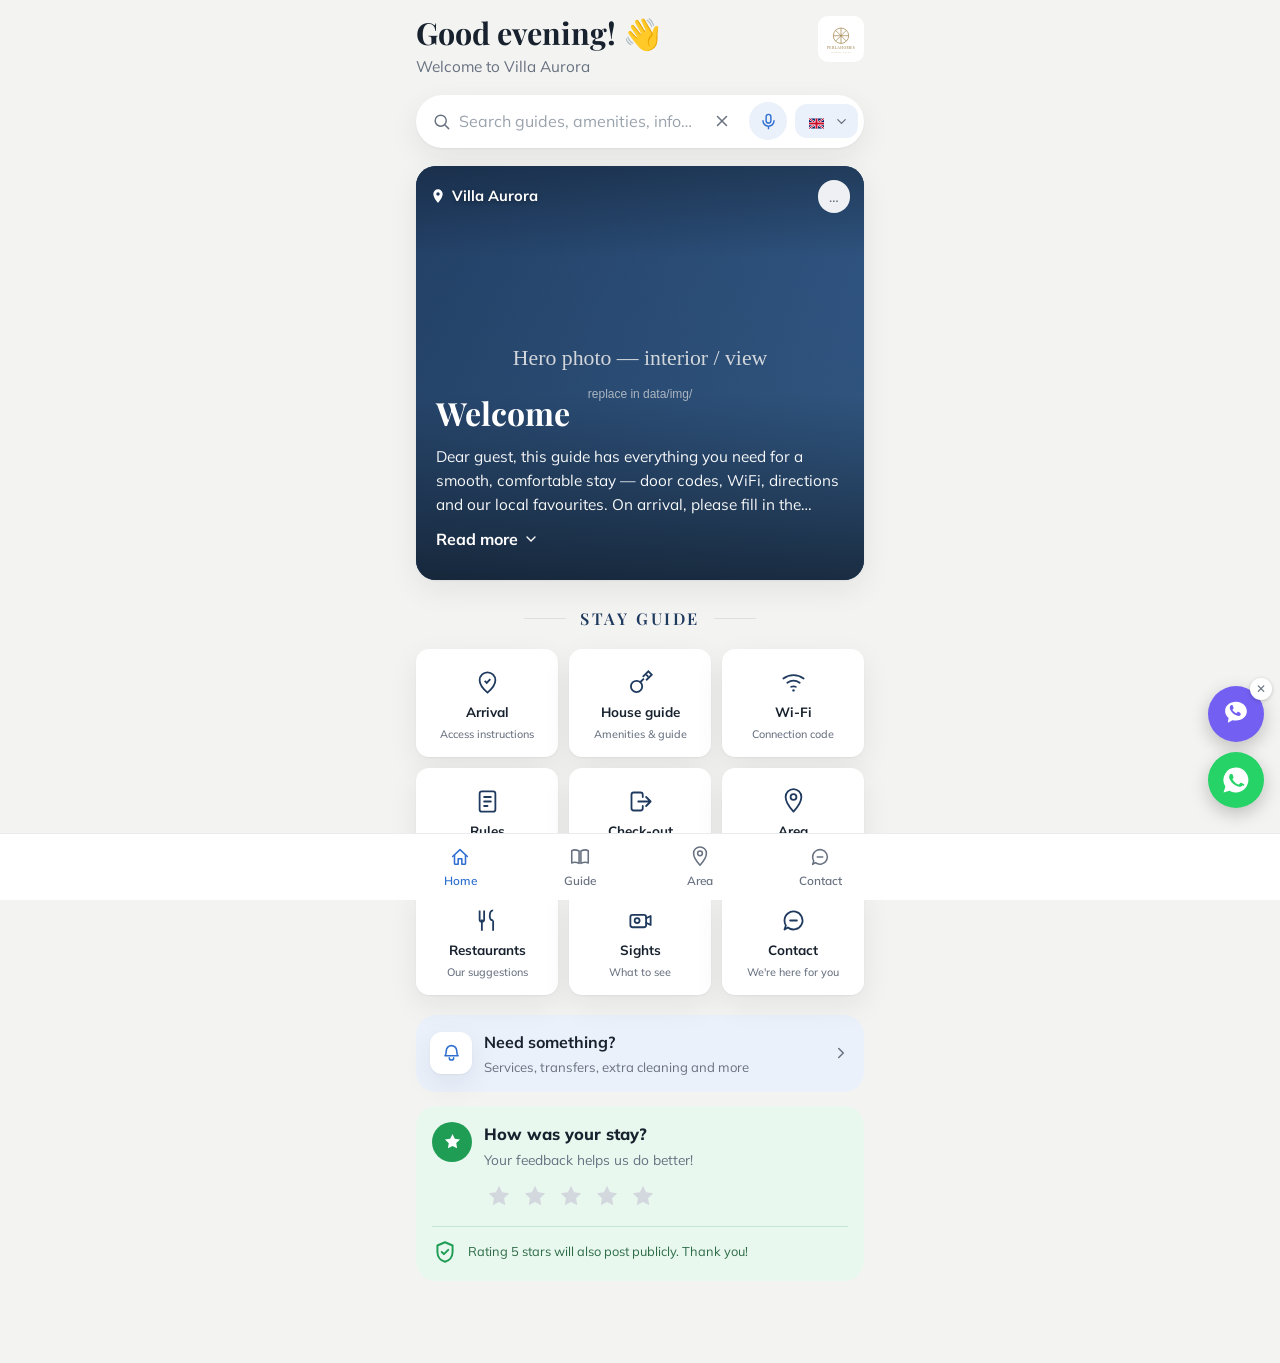
<file: index.html>
<!DOCTYPE html>
<html lang="en">
<head>
  <meta charset="UTF-8" />
  <meta name="viewport" content="width=device-width, initial-scale=1.0, viewport-fit=cover" />
  <meta name="theme-color" content="#1f3a5f">
  <title>Perlahomes · Guest Guide</title>
  <link rel="manifest" href="manifest.json" />
  <meta name="apple-mobile-web-app-capable" content="yes" />
  <meta name="mobile-web-app-capable" content="yes" />
  <meta name="apple-mobile-web-app-status-bar-style" content="black-translucent" />
  <meta name="apple-mobile-web-app-title" content="Perla Homes" />
  <link rel="apple-touch-icon" href="icons/apple-touch-icon.png" />
  <link rel="icon" href="icons/icon-192.png" />
  <link rel="preconnect" href="https://fonts.googleapis.com" />
  <link rel="preconnect" href="https://fonts.gstatic.com" crossorigin />
  <link href="https://fonts.googleapis.com/css2?family=Playfair+Display:wght@500;600;700&family=Mulish:wght@400;500;600;700;800&display=swap" rel="stylesheet" />
  <link rel="stylesheet" href="styles.css" />
  <script>
    if ("serviceWorker" in navigator) {
      window.addEventListener("load", function () {
        navigator.serviceWorker.register("service-worker.js").catch(function () {});
      });
    }
  </script>
</head>
<body>
  <main id="app" aria-live="polite">
    <div class="loading">Loading your guide…</div>
  </main>
  <div id="toast" class="toast" role="status" aria-live="assertive"></div>
  <script src="app.js"></script>
</body>
</html>
</file>
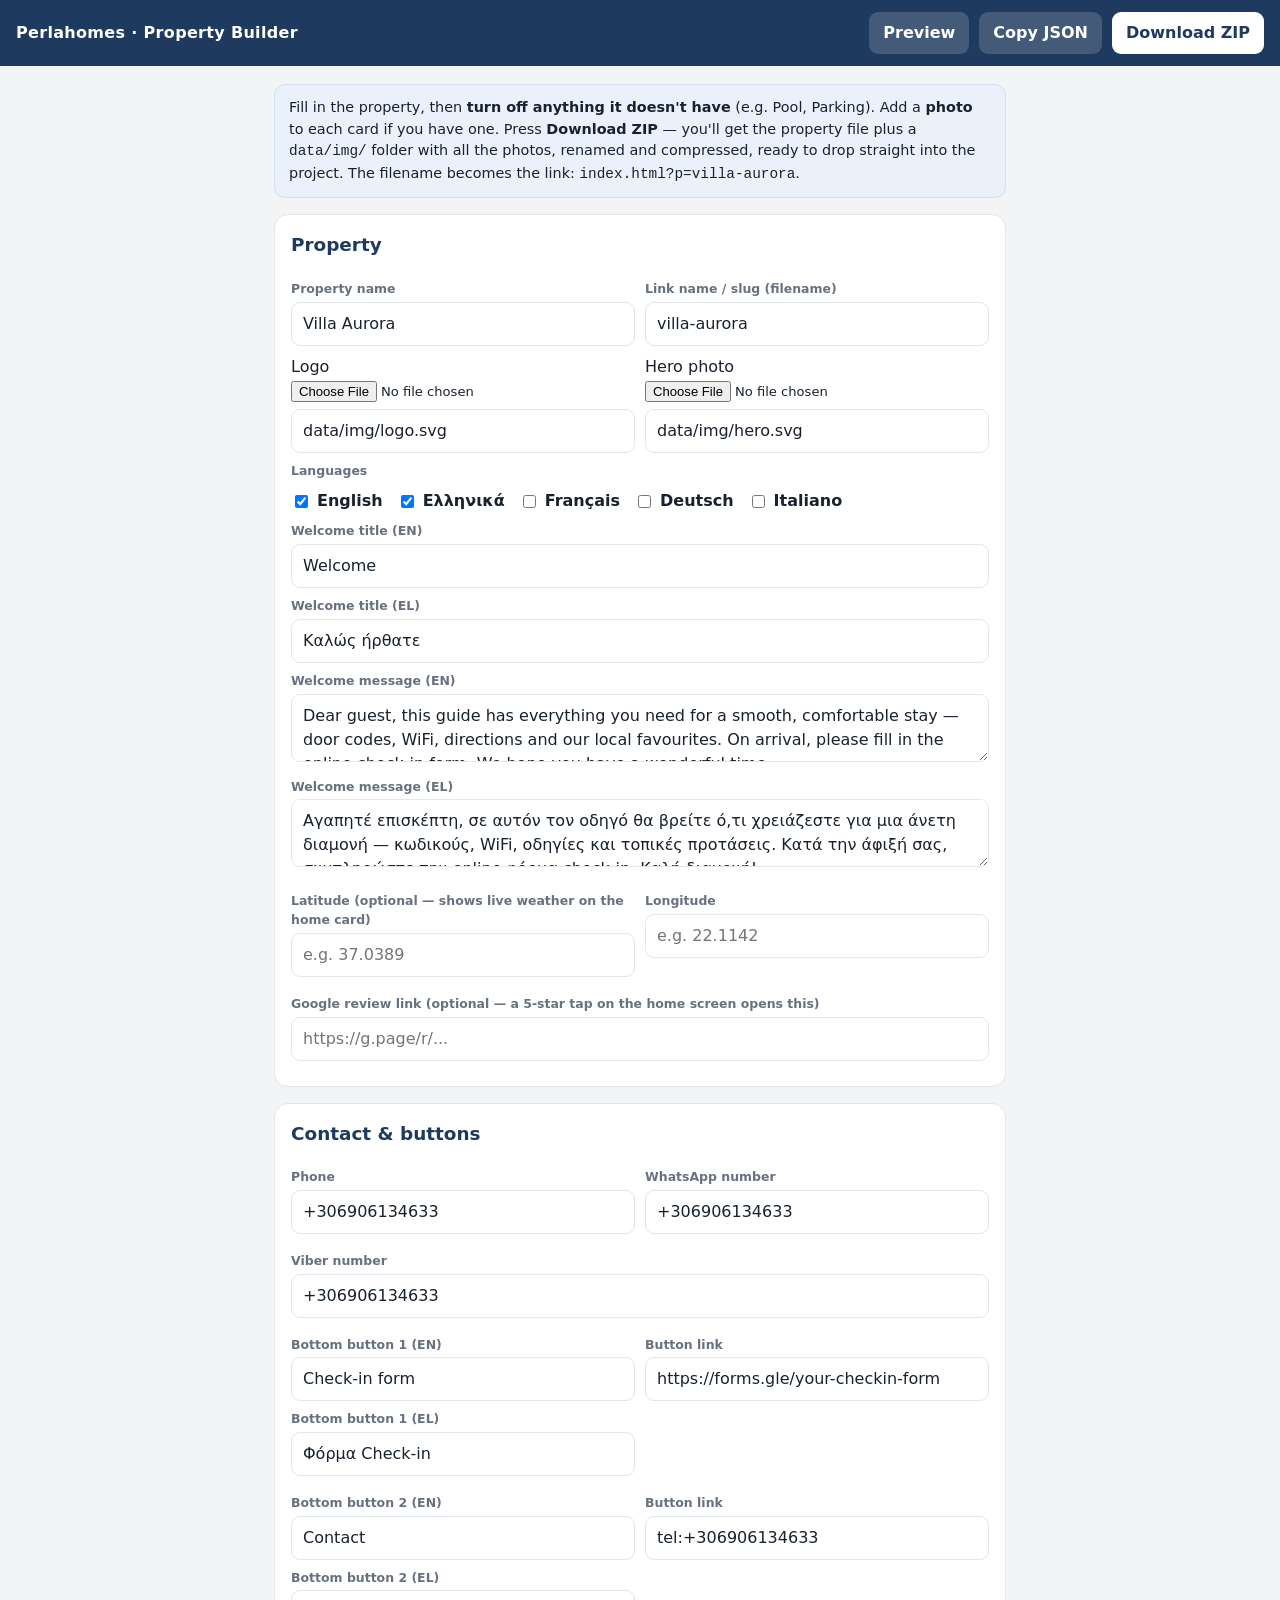
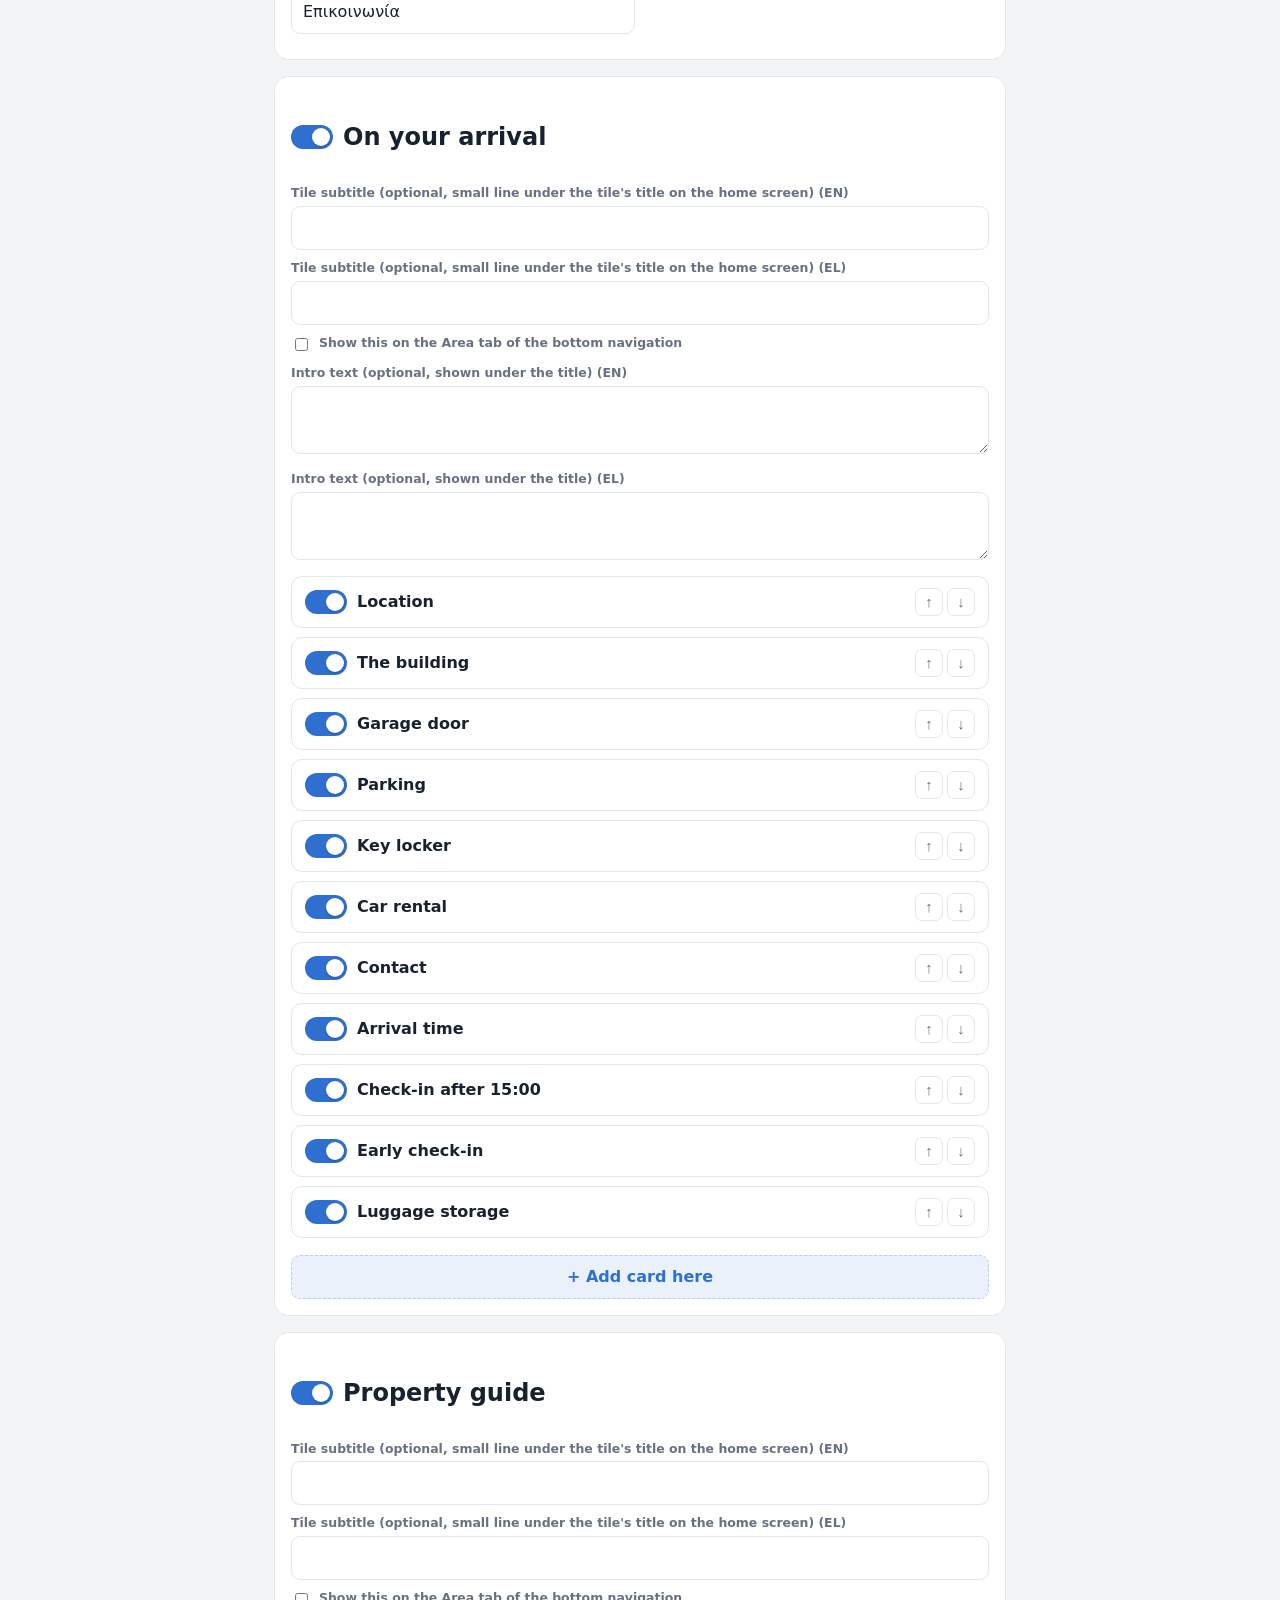
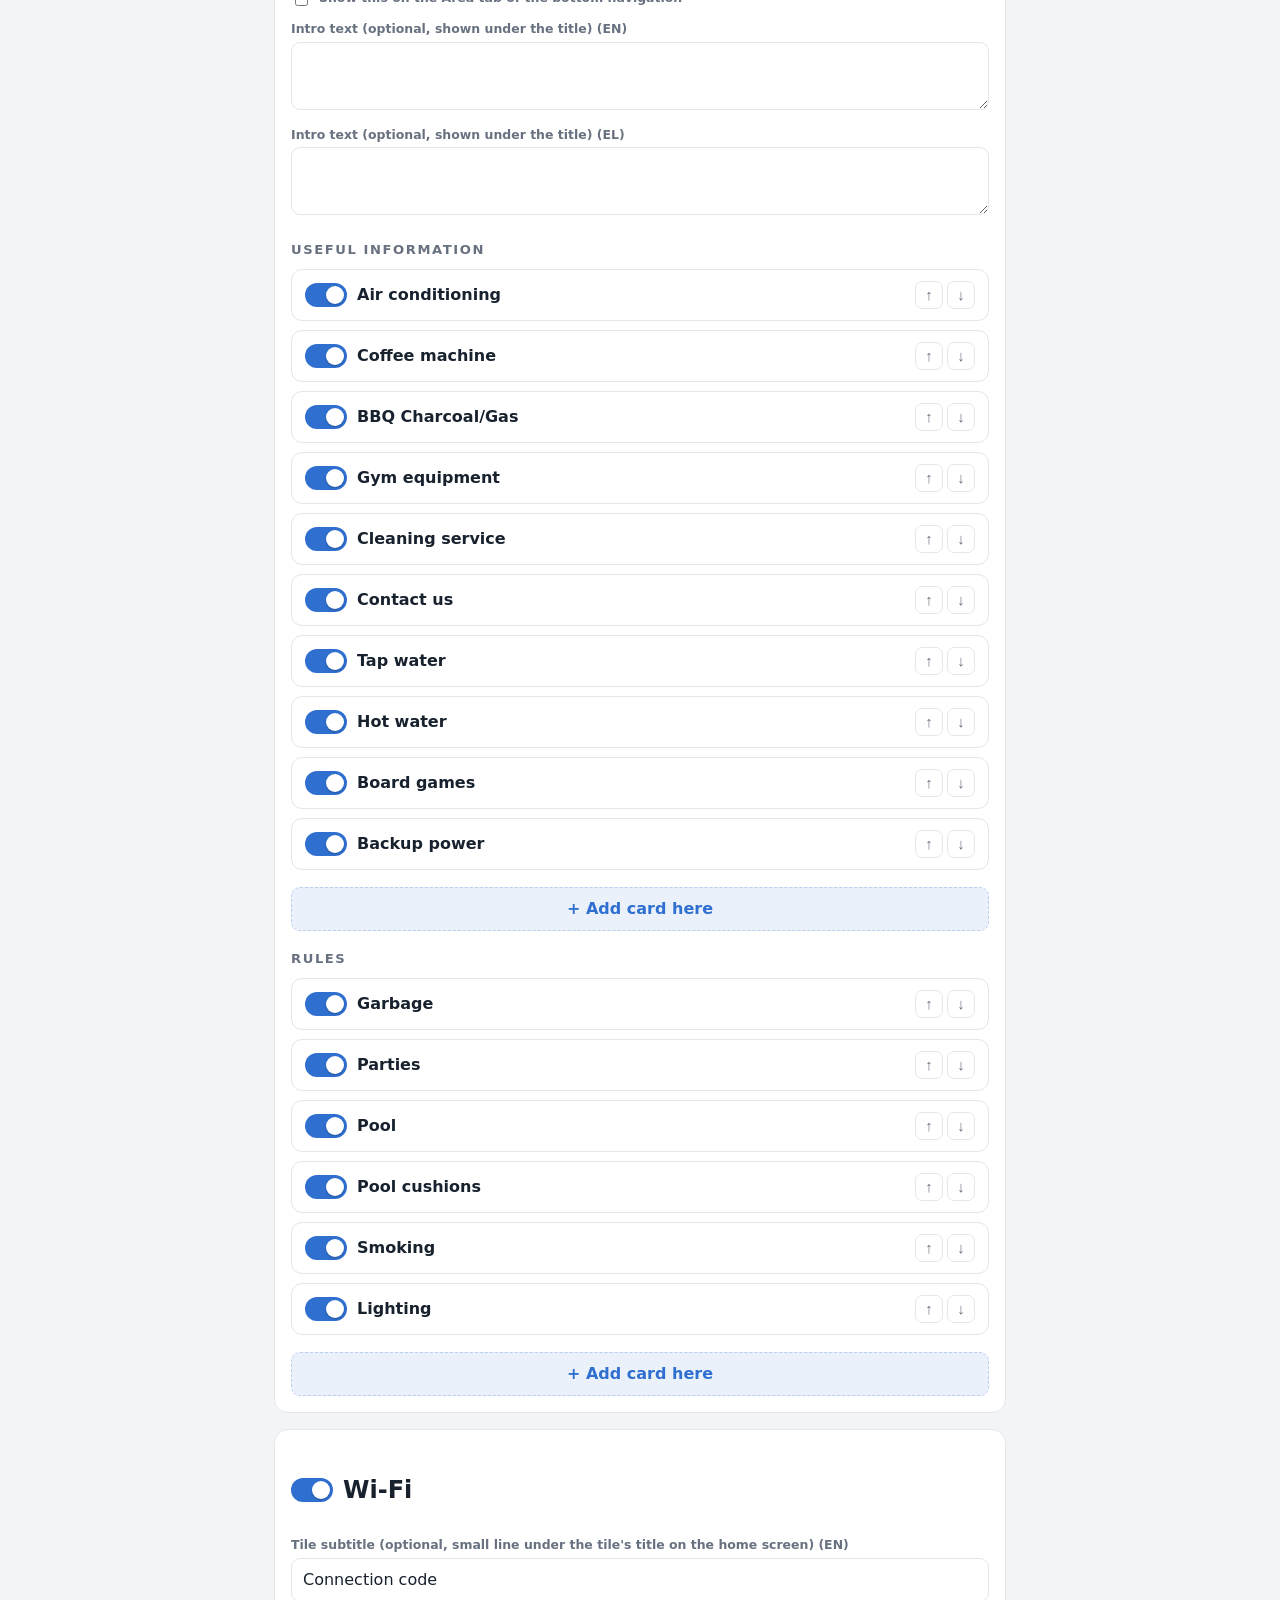
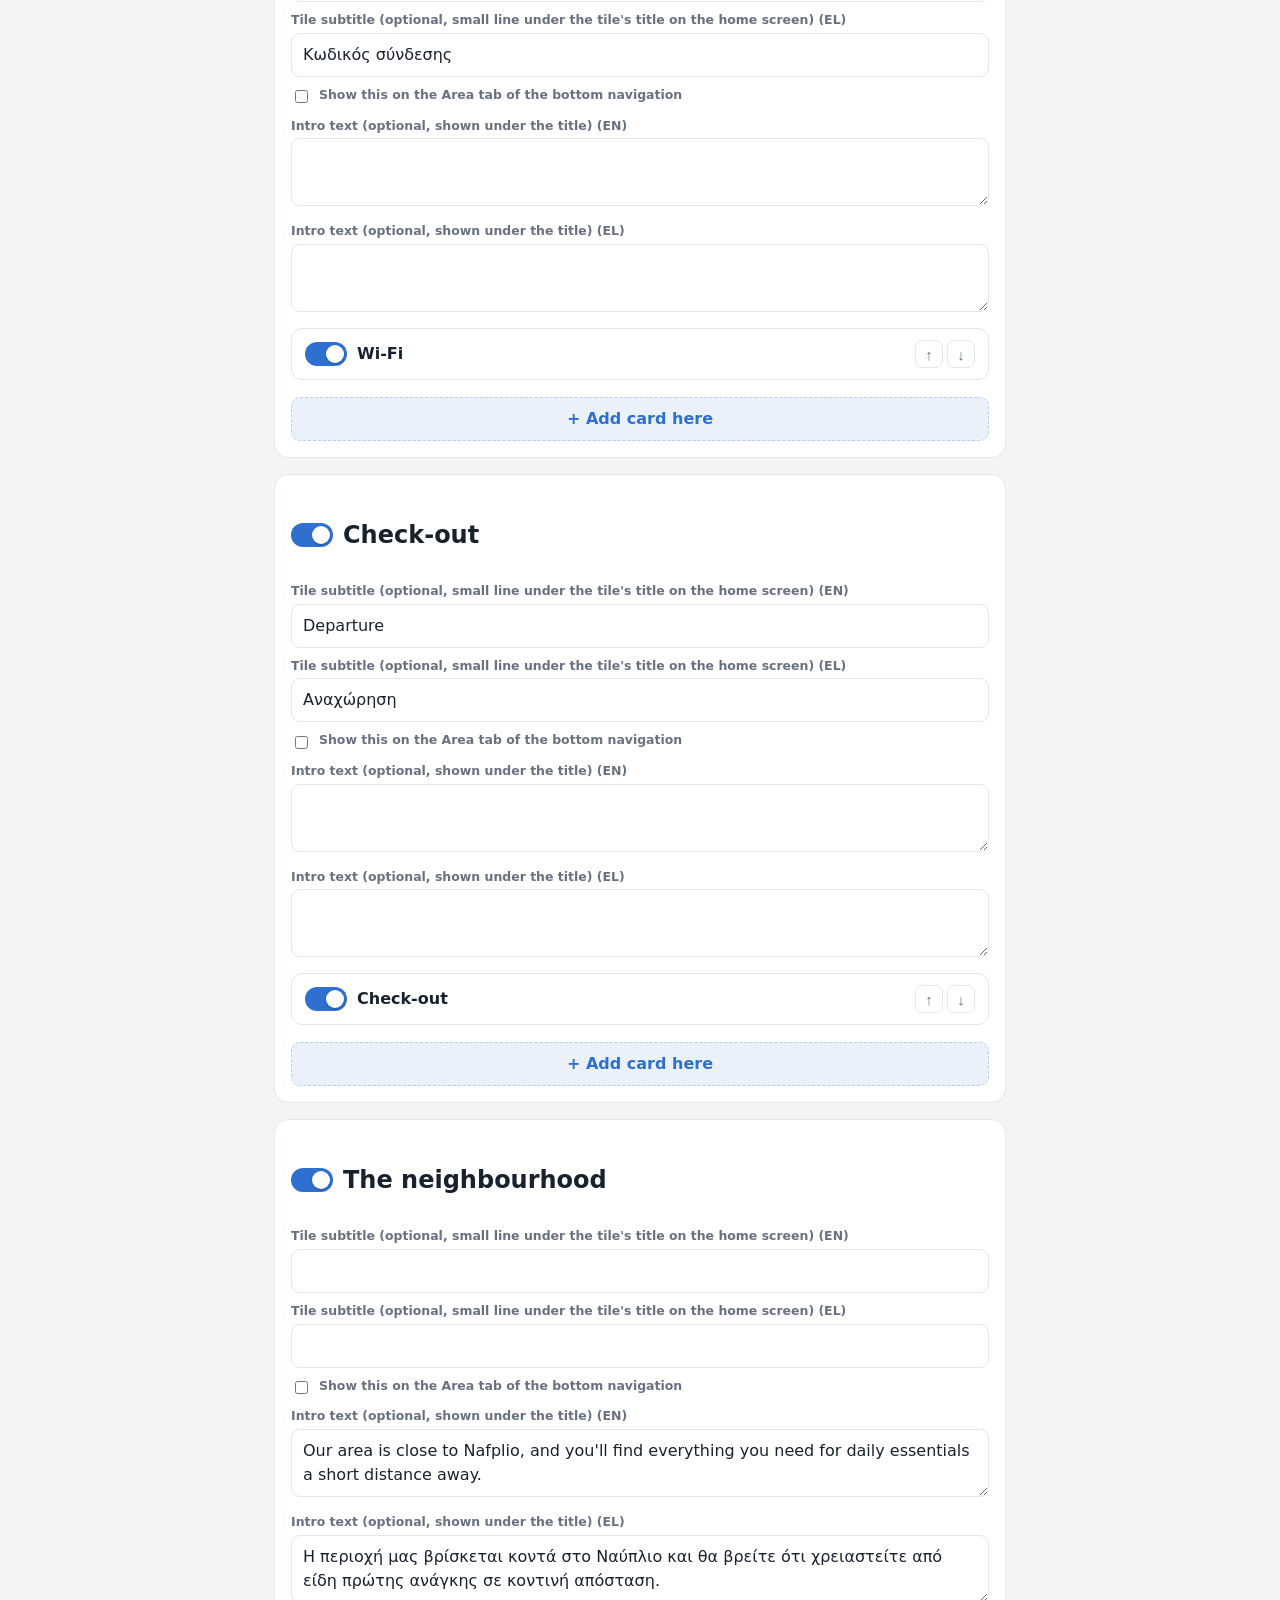
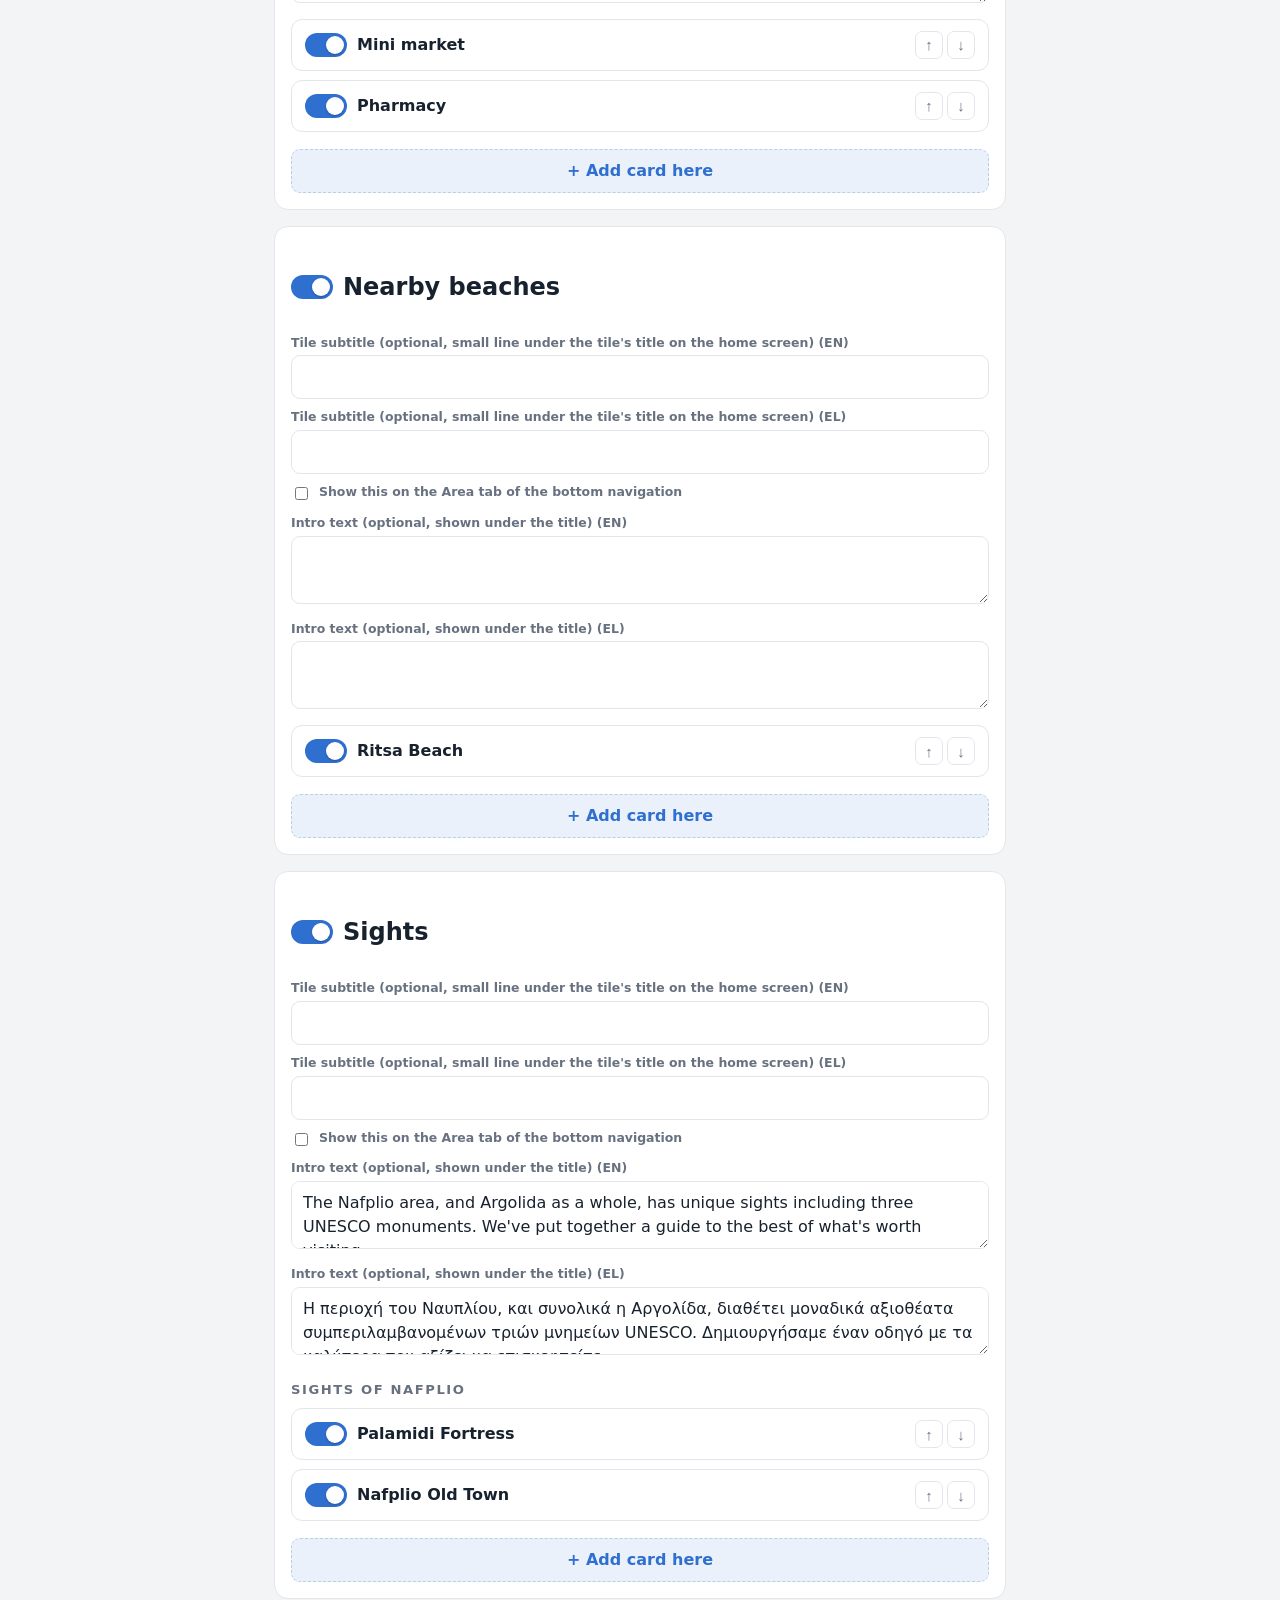
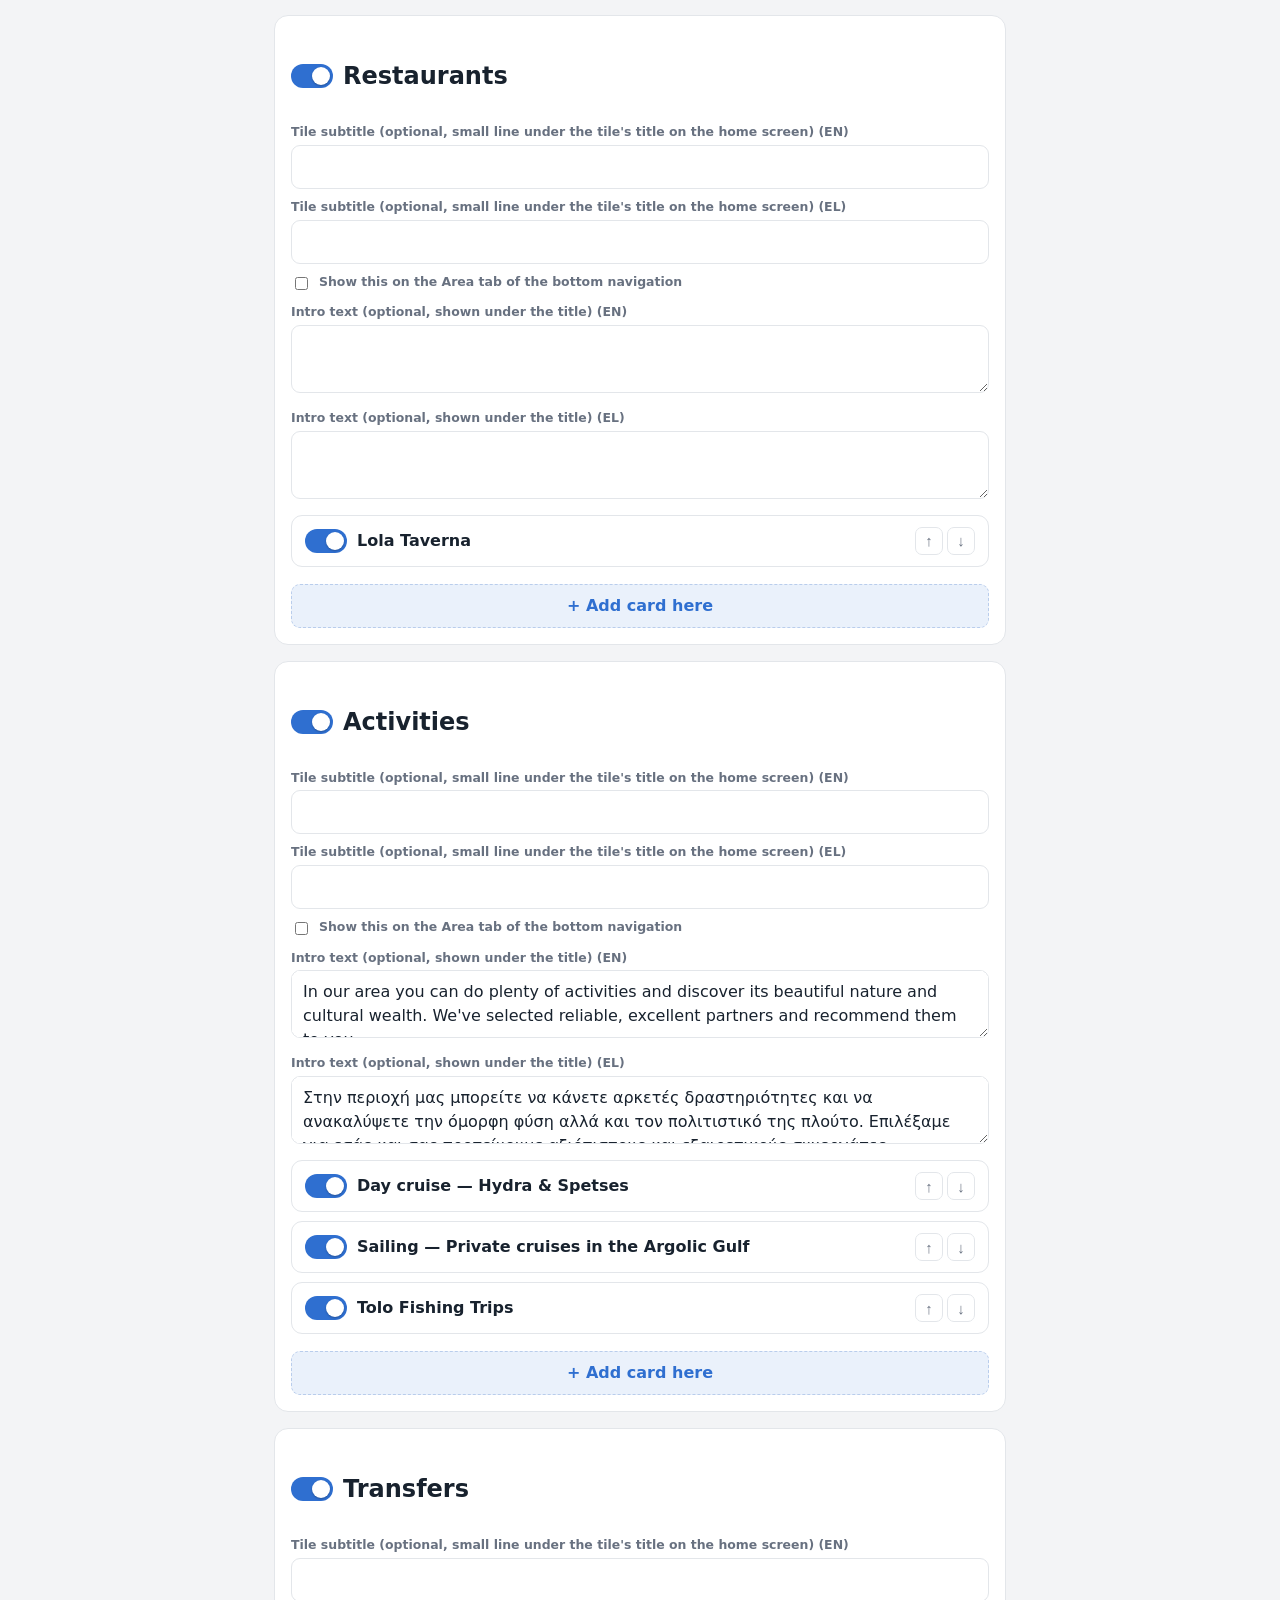
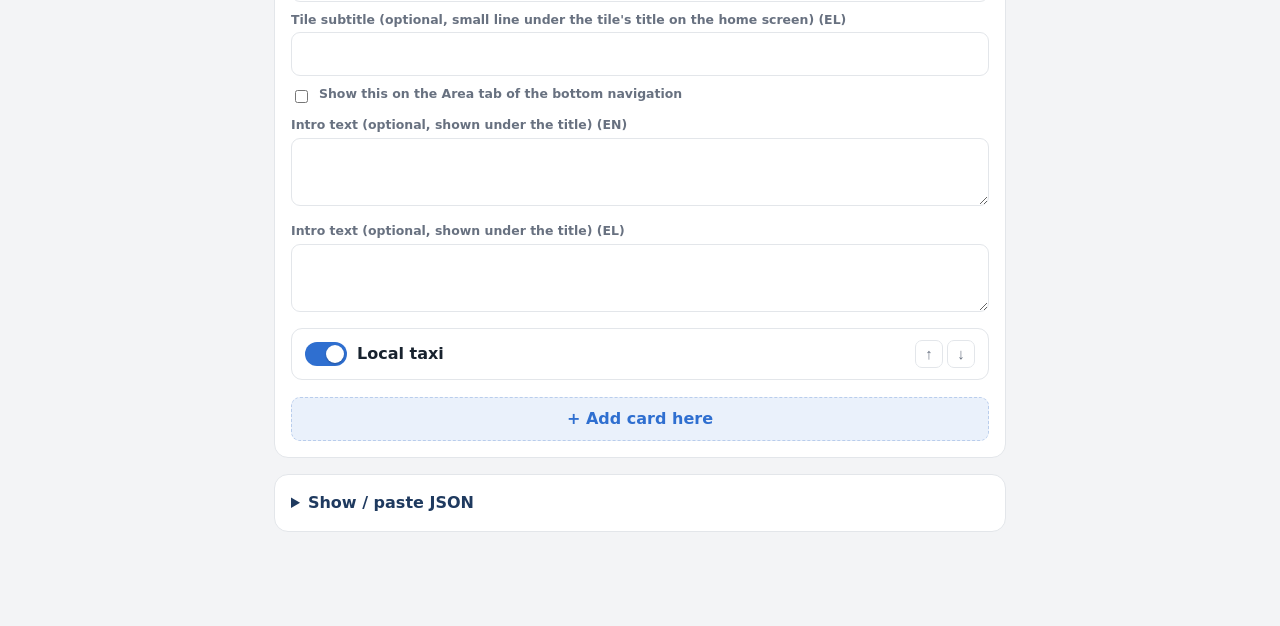
<file: builder.html>
<!DOCTYPE html>
<html lang="en">
<head>
<meta charset="UTF-8" />
<meta name="viewport" content="width=device-width, initial-scale=1.0" />
<title>Perlahomes · Property Builder</title>
<style>
  :root{ --navy:#1f3a5f; --accent:#2f6fd0; --ink:#18222e; --muted:#687180; --line:#e3e6ea; --bg:#f3f4f6; --card:#fff; }
  *{box-sizing:border-box}
  body{margin:0;font-family:system-ui,-apple-system,"Segoe UI",sans-serif;color:var(--ink);background:var(--bg);line-height:1.5}
  .bar{position:sticky;top:0;z-index:10;background:var(--navy);color:#fff;display:flex;flex-wrap:wrap;gap:10px;align-items:center;padding:12px 16px}
  .bar h1{font-size:1rem;margin:0;font-weight:700;letter-spacing:.02em;flex:1;min-width:160px}
  .bar button{font:inherit;font-weight:600;border:0;border-radius:9px;padding:9px 14px;cursor:pointer}
  .btn-primary{background:#fff;color:var(--navy)}
  .btn-ghost{background:rgba(255,255,255,.16);color:#fff}
  .wrap{max-width:760px;margin:0 auto;padding:18px 14px 80px}
  .panel{background:var(--card);border:1px solid var(--line);border-radius:14px;padding:16px;margin-bottom:16px}
  .panel>h2{margin:0 0 12px;font-size:1.15rem;color:var(--navy)}
  .grouphead{margin:18px 0 8px;font-size:.82rem;font-weight:700;letter-spacing:.12em;text-transform:uppercase;color:var(--muted)}
  label.fld{display:block;margin:9px 0}
  label.fld>span{display:block;font-size:.78rem;font-weight:600;color:var(--muted);margin-bottom:3px}
  input[type=text],textarea,select{width:100%;font:inherit;color:var(--ink);border:1px solid var(--line);border-radius:9px;padding:9px 11px;background:#fff}
  textarea{min-height:64px;resize:vertical}
  .row2{display:grid;grid-template-columns:1fr 1fr;gap:10px}
  @media(max-width:520px){.row2{grid-template-columns:1fr}}
  details.card{border:1px solid var(--line);border-radius:11px;margin:9px 0;overflow:hidden;background:#fff}
  details.card>summary{list-style:none;cursor:pointer;display:flex;align-items:center;gap:10px;padding:11px 13px;font-weight:600}
  details.card>summary::-webkit-details-marker{display:none}
  details.card[data-off="1"]>summary{opacity:.5}
  details.card .inner{padding:4px 13px 14px;border-top:1px solid var(--line)}
  .sw{position:relative;width:42px;height:24px;flex:none}
  .sw input{position:absolute;opacity:0;width:100%;height:100%;margin:0;cursor:pointer}
  .sw .track{position:absolute;inset:0;background:#cdd3da;border-radius:999px;transition:.15s}
  .sw .knob{position:absolute;top:3px;left:3px;width:18px;height:18px;background:#fff;border-radius:50%;transition:.15s;box-shadow:0 1px 2px rgba(0,0,0,.25)}
  .sw input:checked+.track{background:var(--accent)}
  .sw input:checked+.track+.knob{transform:translateX(18px)}
  .card-title{flex:1}
  .ord{display:flex;gap:4px}
  .ordbtn{border:1px solid var(--line);background:#fff;border-radius:7px;width:28px;height:28px;cursor:pointer;font-size:15px;line-height:1;color:var(--muted);display:grid;place-items:center}
  .ordbtn:hover{color:var(--accent);border-color:var(--accent)}
  .more{margin-top:6px}
  .more>summary{cursor:pointer;color:var(--accent);font-size:.85rem;font-weight:600;list-style:none}
  .more>summary::-webkit-details-marker{display:none}
  .addbtn{font:inherit;font-weight:600;color:var(--accent);background:#eaf1fb;border:1px dashed #b9cdec;border-radius:9px;padding:9px 12px;cursor:pointer;width:100%;margin-top:8px}
  .del{font:inherit;color:#b03f3f;background:none;border:0;cursor:pointer;font-size:.82rem;font-weight:600;padding:4px 0;margin-top:6px}
  .hint{font-size:.78rem;color:var(--muted);margin-top:4px}
  .langs{display:flex;gap:14px;align-items:center;flex-wrap:wrap}
  .langs label{display:inline-flex;gap:6px;align-items:center;font-weight:600}
  pre{white-space:pre-wrap;word-break:break-word;background:#0e1c2b;color:#cfe3ff;padding:14px;border-radius:11px;font-size:.78rem;max-height:340px;overflow:auto}
  .note{background:#eaf1fb;border:1px solid #cfe0f7;border-radius:11px;padding:12px 14px;font-size:.9rem;margin-bottom:16px}
  .secthead{display:flex;align-items:center;gap:10px;margin-top:6px}
  .secthead h2{flex:1}
  .photo{display:flex;gap:10px;align-items:center}
  .photo .col{flex:1}
  .thumb{width:60px;height:60px;border-radius:9px;object-fit:cover;border:1px solid var(--line);background:#eef2f8;flex:none}
  input[type=file]{font:inherit;font-size:.82rem;width:100%}
  .photoname{margin-top:6px}
</style>
</head>
<body>
<div class="bar">
  <h1>Perlahomes · Property Builder</h1>
  <button class="btn-ghost" id="btnPreview">Preview</button>
  <button class="btn-ghost" id="btnCopy">Copy JSON</button>
  <button class="btn-primary" id="btnDownload">Download ZIP</button>
</div>
<div class="wrap">
  <div class="note">Fill in the property, then <b>turn off anything it doesn't have</b> (e.g. Pool, Parking). Add a <b>photo</b> to each card if you have one. Press <b>Download ZIP</b> — you'll get the property file plus a <code>data/img/</code> folder with all the photos, renamed and compressed, ready to drop straight into the project. The filename becomes the link: <code>index.html?p=<span id="slugEcho">villa-aurora</span></code>.</div>
  <div id="form"></div>
  <details class="panel"><summary style="cursor:pointer;font-weight:700;color:var(--navy)">Show / paste JSON</summary>
    <p class="hint">This is the file that will be downloaded. You can also paste an existing property file here and press “Load” to edit it.</p>
    <textarea id="jsonBox" style="min-height:160px"></textarea>
    <button class="addbtn" id="btnLoad" style="border-style:solid">Load pasted JSON</button>
    <pre id="jsonOut"></pre>
  </details>
</div>

<script>
const DEFAULTS = {
  "meta": {
    "name": "Villa Aurora",
    "brandLogo": "data/img/logo.svg",
    "welcomeTitle": {
      "en": "Welcome",
      "el": "Καλώς ήρθατε"
    },
    "welcomeMessage": {
      "en": "Dear guest, this guide has everything you need for a smooth, comfortable stay — door codes, WiFi, directions and our local favourites. On arrival, please fill in the online check-in form. We hope you have a wonderful time.",
      "el": "Αγαπητέ επισκέπτη, σε αυτόν τον οδηγό θα βρείτε ό,τι χρειάζεστε για μια άνετη διαμονή — κωδικούς, WiFi, οδηγίες και τοπικές προτάσεις. Κατά την άφιξή σας, συμπληρώστε την online φόρμα check-in. Καλή διαμονή!"
    },
    "languages": [
      "en",
      "el"
    ],
    "heroImage": "data/img/hero.svg"
  },
  "contact": {
    "phone": "+306906134633",
    "whatsapp": "+306906134633",
    "viber": "+306906134633"
  },
  "actions": [
    {
      "icon": "checkin",
      "label": {
        "en": "Check-in form",
        "el": "Φόρμα Check-in"
      },
      "url": "https://forms.gle/your-checkin-form"
    },
    {
      "icon": "phone",
      "label": {
        "en": "Contact",
        "el": "Επικοινωνία"
      },
      "url": "tel:+306906134633"
    }
  ],
  "sections": [
    {
      "id": "arrival",
      "icon": "arrival",
      "title": {
        "en": "On your arrival",
        "el": "Κατά την άφιξή σας"
      },
      "cards": [
        {
          "image": "data/img/location.svg",
          "title": {
            "en": "Location",
            "el": "Τοποθεσία"
          },
          "body": {
            "en": "If you are arriving with your own transport, tap below to see our location on the map.",
            "el": "Εάν έρχεστε με δικό σας μεταφορικό μέσο, πατήστε για δείτε την τοποθεσία μας στον χάρτη."
          },
          "mapUrl": "https://maps.google.com/?q=Poros+Greece",
          "mapLabel": {
            "en": "Open in Maps",
            "el": "Άνοιγμα στον χάρτη"
          }
        },
        {
          "image": "data/img/building.svg",
          "title": {
            "en": "The building",
            "el": "Το κτίριο"
          },
          "body": {
            "en": "When you arrive, you'll see this building / entrance — look for it to find us.",
            "el": "Όταν φτάσετε, θα δείτε αυτό το κτίριο / είσοδο — αναζητήστε το για να μας βρείτε."
          }
        },
        {
          "image": "data/img/garage.svg",
          "title": {
            "en": "Garage door",
            "el": "Πόρτα γκαράζ"
          },
          "body": {
            "en": "Use the code below to open the garage door. (Replace with the exact instructions.)",
            "el": "Χρησιμοποιήστε τον κωδικό παρακάτω για να ανοίξετε την πόρτα του γκαράζ. (Αντικαταστήστε με τις ακριβείς οδηγίες.)"
          },
          "code": "0000",
          "image2": "data/img/garage2.svg"
        },
        {
          "image": "data/img/parking.svg",
          "title": {
            "en": "Parking",
            "el": "Πάρκινγκ"
          },
          "body": {
            "en": "Parking is free on the street, so you can park wherever suits you. If there is no space in front of the property, you can park on the parallel street at the rear.",
            "el": "Το πάρκινγκ είναι ελεύθερο στον δρόμο, οπότε μπορείτε να παρκάρετε όπου σας βολεύει. Αν δεν βρείτε θέση μπροστά από το κατάλυμα, μπορείτε να παρκάρετε στον παράλληλο δρόμο από την πίσω πλευρά."
          }
        },
        {
          "image": "data/img/keylocker.svg",
          "title": {
            "en": "Key locker",
            "el": "Key locker"
          },
          "body": {
            "en": "Find the keys in the locker shown in the photo. The code will be sent to you before arrival.",
            "el": "Βρείτε τα κλειδιά στο locker της φωτογραφίας. Θα σας σταλεί ο κωδικός πριν την άφιξη."
          }
        },
        {
          "image": "data/img/carrental.svg",
          "title": {
            "en": "Car rental",
            "el": "Ενοικίαση αυτοκινήτου"
          },
          "body": {
            "en": "We arrange car rental to suit your needs. Once you choose the car you want, you can pick it up as soon as you land at the airport.",
            "el": "Κανονίζουμε την ενοικίαση σύμφωνα με τις ανάγκες σας. Αφού επιλέξετε το αυτοκίνητο που επιθυμείτε, θα μπορείτε να το παραλάβετε αμέσως μόλις προσγειωθείτε στο αεροδρόμιο."
          }
        },
        {
          "image": "data/img/contact.svg",
          "title": {
            "en": "Contact",
            "el": "Επικοινωνία"
          },
          "body": {
            "en": "For anything you need, you can reach us daily from 07:00 to 23:00 at 0030 690 613 46 33, or send us a WhatsApp message using the button at the bottom of the page.",
            "el": "Για οτιδήποτε χρειαστείτε, μπορείτε να επικοινωνείτε καθημερινά από τις 07:00 έως τις 23:00 στο 0030 690 613 46 33 ή, εναλλακτικά, να μας στείλετε μήνυμα μέσω WhatsApp πατώντας το αντίστοιχο κουμπί στο κάτω μέρος της σελίδας."
          }
        },
        {
          "image": "data/img/arrival.svg",
          "title": {
            "en": "Arrival time",
            "el": "Ώρα άφιξης"
          },
          "body": {
            "en": "We recommend letting us know your estimated arrival time so we can serve you better.",
            "el": "Σας προτείνουμε να μας ενημερώσετε για την εκτιμώμενη ώρα άφιξής σας ώστε να σας εξυπηρετήσουμε καλύτερα."
          }
        },
        {
          "image": "data/img/checkin.svg",
          "title": {
            "en": "Check-in after 15:00",
            "el": "Check-in μετά τις 15:00"
          },
          "body": {
            "en": "We welcome you in person. Early check-in is possible upon arrangement and availability.",
            "el": "Σας υποδεχόμαστε εμείς | Υπάρχει η δυνατότητα για early check-in κατόπιν συνεννόησης και διαθεσιμότητας."
          }
        },
        {
          "image": "data/img/welcome.svg",
          "title": {
            "en": "Early check-in",
            "el": "Early check-in"
          },
          "body": {
            "en": "Early check-in is possible, depending on availability at the time of your arrival.",
            "el": "Υπάρχει δυνατότητα για early check-in, ανάλογα με τη διαθεσιμότητα τη στιγμή της άφιξής σας."
          }
        },
        {
          "image": "data/img/luggage.svg",
          "title": {
            "en": "Luggage storage",
            "el": "Αποθήκευση αποσκευών"
          },
          "body": {
            "en": "If you arrive earlier than your scheduled check-in time, you can leave your luggage with us until the room is ready. The same option is available after check-out.",
            "el": "Σε περίπτωση που φτάσετε νωρίτερα από την προγραμματισμένη ώρα check-in, μπορείτε να αφήσετε τις αποσκευές σας για φύλαξη μέχρι να είναι έτοιμο το δωμάτιο. Αντίστοιχα, παρέχεται η ίδια δυνατότητα και μετά το check-out."
          }
        }
      ]
    },
    {
      "id": "property",
      "icon": "property",
      "title": {
        "en": "Property guide",
        "el": "Οδηγός σπιτιού"
      },
      "groups": [
        {
          "label": {
            "en": "Useful information",
            "el": "Χρήσιμες πληροφορίες"
          },
          "cards": [
            {
              "image": "data/img/ac.svg",
              "title": {
                "en": "Air conditioning",
                "el": "Κλιματισμός"
              },
              "body": {
                "en": "For the villa to cool properly, all doors and windows must be closed. The A/C is controlled centrally from the panel next to the main entrance. The ideal temperature to avoid catching a cold while you sleep is 25 °C.",
                "el": "Για τον σωστό κλιματισμό της βίλας θα πρέπει όλα οι πόρτες και τα παράθυρα να είναι κλειστά. Ο κλιματισμός ελέγχεται κεντρικά από το πάνελ δίπλα στην κεντρική είσοδο. Η ιδανική θερμοκρασία για την αποφυγή κρυολογήματος όταν κοιμάστε είναι 25 °C."
              }
            },
            {
              "image": "data/img/coffee.svg",
              "title": {
                "en": "Coffee machine",
                "el": "Καφετιέρα"
              },
              "body": {
                "en": "Filter / Nespresso (see more)",
                "el": "Filter / Nespresso (δείτε περισσότερα)"
              }
            },
            {
              "image": "data/img/bbq.svg",
              "title": {
                "en": "BBQ Charcoal/Gas",
                "el": "BBQ Charcoal/Gas"
              },
              "body": {
                "en": "Open the lid first, then the gas bottle. Light the burner with the switch and adjust the temperature with the control knobs. After cooking, close the bottle first and then the burners. Always use the BBQ outdoors in a well-ventilated area and never leave it unattended.",
                "el": "Ανοίξτε πρώτα το καπάκι και στη συνέχεια τη φιάλη αερίου. Ανάψτε τον καυστήρα από τον διακόπτη και ρυθμίστε τη θερμοκρασία με τα κουμπιά ελέγχου. Μετά το ψήσιμο, κλείστε πρώτα τη φιάλη και έπειτα τους καυστήρες. Χρησιμοποιείτε πάντα το BBQ σε εξωτερικό χώρο με καλό αερισμό και μην το αφήνετε χωρίς επίβλεψη."
              }
            },
            {
              "image": "data/img/gym.svg",
              "title": {
                "en": "Gym equipment",
                "el": "Όργανα γυμναστηρίου"
              },
              "body": {
                "en": "The gym in the yard shed includes the basic exercise equipment. Please return the equipment to its place after use.",
                "el": "Το γυμναστήριο στο υπόστεγο της αυλής περιλαμβάνει τα βασικά όργανα γυμναστικής. Παρακαλούμε, μετά την χρήση των οργάνων τοποθετήστε τα στην θέση τους."
              }
            },
            {
              "image": "data/img/cleaning.svg",
              "title": {
                "en": "Cleaning service",
                "el": "Υπηρεσία καθαριότητας"
              },
              "body": {
                "en": "Cleaning services are provided on request and at an extra charge.",
                "el": "Οι υπηρεσίες καθαριότητας πραγματοποιούνται κατόπιν αιτήματός σας και με επιπλέον χρέωση."
              }
            },
            {
              "image": "data/img/contactus.svg",
              "title": {
                "en": "Contact us",
                "el": "Επικοινωνήστε μαζί μας"
              },
              "body": {
                "en": "For anything you need, you can reach us daily from 07:00 to 23:00 at 0030 690 613 46 33, or send us a WhatsApp message using the button at the bottom of the page.",
                "el": "Για οτιδήποτε χρειαστείτε, μπορείτε να επικοινωνείτε καθημερινά από τις 07:00 έως τις 23:00 στο 0030 690 613 46 33 ή, εναλλακτικά, να μας στείλετε μήνυμα μέσω WhatsApp πατώντας το αντίστοιχο κουμπί στο κάτω μέρος της σελίδας."
              }
            },
            {
              "image": "data/img/tapwater.svg",
              "title": {
                "en": "Tap water",
                "el": "Νερό βρύσης"
              },
              "body": {
                "en": "Tap water is not recommended for drinking. However, it is suitable for cooking, as well as for bathing and personal hygiene.",
                "el": "Το νερό της βρύσης δεν συνιστάται για πόση. Ωστόσο, είναι κατάλληλο για μαγείρεμα, καθώς και για μπάνιο και προσωπική υγιεινή."
              }
            },
            {
              "image": "data/img/hotwater.svg",
              "title": {
                "en": "Hot water",
                "el": "Ζεστό νερό"
              },
              "body": {
                "en": "Available 24/7 from the solar water heater. On cloudy days, flip the switch shown in the photo. IMPORTANT! AFTER 20 MINUTES TURN IT BACK TO THE OFF POSITION.",
                "el": "Όλο το 24ωρο από ηλιακό θερμοσίφωνα. Σε περίπτωση συνεφιάς σηκώστε τον διακόπτη της φωτογραφίας. ΣΗΜΑΝΤΙΚΟ! ΜΕΤΑ ΑΠΟ 20' ΞΑΝΑΓΥΡΙΣΤΕ ΤΟΝ ΣΤΗΝ ΘΕΣΗ OFF"
              }
            },
            {
              "image": "data/img/boardgames.svg",
              "title": {
                "en": "Board games",
                "el": "Επιτραπέζια παιχνίδια"
              },
              "body": {
                "en": "You will find board games for the whole family in the living room cabinet.",
                "el": "Θα βρείτε επιτραπέζια παιχνίδια για όλη την οικογένεια στο ντουλάπι του σαλονιού."
              }
            },
            {
              "image": "data/img/backup.svg",
              "title": {
                "en": "Backup power",
                "el": "Εφεδρική τροφοδοσία"
              },
              "body": {
                "en": "In the event of a power cut, the system powers the house automatically, with autonomy of about two hours.",
                "el": "Σε περίπτωση διακοπής ρεύματος, το σύστημα τροφοδοτεί το σπίτι αυτόματα, με αυτονομία περίπου δύο ωρών."
              }
            }
          ]
        },
        {
          "label": {
            "en": "Rules",
            "el": "Κανονισμοί"
          },
          "cards": [
            {
              "image": "data/img/garbage.svg",
              "title": {
                "en": "Garbage",
                "el": "Σκουπίδια"
              },
              "body": {
                "en": "Please leave your rubbish in the bins outside the property. Recycling bins are next to them.",
                "el": "Παρακαλούμε αφήνετε τα σκουπίδια στους κάδους έξω από το κατάλυμα. Οι κάδοι ανακύκλωσης βρίσκονται δίπλα."
              }
            },
            {
              "image": "data/img/party.svg",
              "title": {
                "en": "Parties",
                "el": "Διοργάνωση πάρτι"
              },
              "body": {
                "en": "Parties are not allowed at this property.",
                "el": "Απαγορεύεται η διοργάνωση πάρτι σε αυτό το κατάλυμα."
              }
            },
            {
              "image": "data/img/pool.svg",
              "title": {
                "en": "Pool",
                "el": "Πισίνα"
              },
              "body": {
                "en": "See the rules.",
                "el": "Δείτε τους κανονισμούς"
              }
            },
            {
              "image": "data/img/cushions.svg",
              "title": {
                "en": "Pool cushions",
                "el": "Μαξιλάρια πισίνας"
              },
              "body": {
                "en": "Please place all pool cushions in the veranda shed in case of rain.",
                "el": "Παρακαλούμε τοποθετήστε όλα τα μαξιλάρια της πισίνας στο υπόστεγο της βεράντας σε περίπτωση βροχής."
              }
            },
            {
              "image": "data/img/smoking.svg",
              "title": {
                "en": "Smoking",
                "el": "Κάπνισμα"
              },
              "body": {
                "en": "Not allowed inside the house.",
                "el": "Απαγορεύεται εντός τις οικείας."
              }
            },
            {
              "image": "data/img/lighting.svg",
              "title": {
                "en": "Lighting",
                "el": "Φωτισμός"
              },
              "body": {
                "en": "Please switch off the outdoor and decorative lights when you go to sleep or leave the house.",
                "el": "Παρακαλούμε σβήνετε τα εξωτερικά και διακοσμητικά φώτα όταν κοιμάστε ή φεύγετε από το σπίτι."
              }
            }
          ]
        }
      ]
    },
    {
      "id": "wifi",
      "icon": "wifi",
      "title": {
        "en": "Wi-Fi",
        "el": "Wi-Fi"
      },
      "subtitle": {
        "en": "Connection code",
        "el": "Κωδικός σύνδεσης"
      },
      "cards": [
        {
          "image": "data/img/wifi.svg",
          "title": {
            "en": "Wi-Fi",
            "el": "Wi-Fi"
          },
          "wifi": {
            "network": "Archipelagos",
            "password": "123456789"
          }
        }
      ]
    },
    {
      "id": "checkout",
      "icon": "checkout",
      "title": {
        "en": "Check-out",
        "el": "Check-out"
      },
      "subtitle": {
        "en": "Departure",
        "el": "Αναχώρηση"
      },
      "cards": [
        {
          "title": {
            "en": "Check-out",
            "el": "Αναχώρηση"
          },
          "body": {
            "en": "Check-out is by 11:00. A quick checklist before you go:",
            "el": "Η αναχώρηση είναι έως τις 11:00. Μια γρήγορη λίστα πριν φύγετε:"
          },
          "checklist": [
            {
              "en": "Close all windows",
              "el": "Κλείστε όλα τα παράθυρα"
            },
            {
              "en": "Turn off the lights & A/C",
              "el": "Σβήστε τα φώτα & το A/C"
            },
            {
              "en": "Leave the keys on the table",
              "el": "Αφήστε τα κλειδιά στο τραπέζι"
            },
            {
              "en": "Lock the door",
              "el": "Κλειδώστε την πόρτα"
            },
            {
              "en": "Have a safe trip!",
              "el": "Καλή επιστροφή!"
            }
          ]
        }
      ]
    },
    {
      "id": "neighbourhood",
      "icon": "neighbourhood",
      "title": {
        "en": "The neighbourhood",
        "el": "Η γειτονιά"
      },
      "intro": {
        "en": "Our area is close to Nafplio, and you'll find everything you need for daily essentials a short distance away.",
        "el": "Η περιοχή μας βρίσκεται κοντά στο Ναύπλιο και θα βρείτε ότι χρειαστείτε από είδη πρώτης ανάγκης σε κοντινή απόσταση."
      },
      "cards": [
        {
          "image": "data/img/minimarket.svg",
          "title": {
            "en": "Mini market",
            "el": "Μίνι μάρκετ"
          },
          "body": {
            "en": "For essentials, visit the mini market in the village square, about 2 minutes by car. It has basic products, tobacco and some greengrocer items.",
            "el": "Για είδη πρώτης ανάγκης μπορείτε να επισκεφθείτε το μίνι μάρκετ στην πλατεία του χωριού, περίπου 2 λεπτά με το αυτοκίνητο. Διαθέτει βασικά προϊόντα, είδη καπνού και ορισμένα είδη μαναβικής."
          }
        },
        {
          "image": "data/img/pharmacy.svg",
          "title": {
            "en": "Pharmacy",
            "el": "Φαρμακείο"
          },
          "body": {
            "en": "The nearest pharmacy is in the village, about a 5-minute drive. Ask us about the on-duty pharmacy at night.",
            "el": "Το πλησιέστερο φαρμακείο βρίσκεται στο χωριό, περίπου 5 λεπτά με το αυτοκίνητο. Ρωτήστε μας για το εφημερεύον φαρμακείο τη νύχτα."
          }
        }
      ]
    },
    {
      "id": "beaches",
      "icon": "beaches",
      "title": {
        "en": "Nearby beaches",
        "el": "Κοντινές παραλίες"
      },
      "cards": [
        {
          "image": "data/img/beach.svg",
          "title": {
            "en": "Ritsa Beach",
            "el": "Παραλία Ρίτσα"
          },
          "body": {
            "en": "Pebble beach, calm water, shade in the morning. A 4-minute walk away.",
            "el": "Παραλία με βότσαλα, ήρεμα νερά, σκιά το πρωί. 4 λεπτά με τα πόδια."
          },
          "mapUrl": "https://maps.google.com/?q=beach+Poros",
          "mapLabel": {
            "en": "Open in Maps",
            "el": "Άνοιγμα στον χάρτη"
          }
        }
      ]
    },
    {
      "id": "sights",
      "icon": "sights",
      "title": {
        "en": "Sights",
        "el": "Αξιοθέατα"
      },
      "intro": {
        "en": "The Nafplio area, and Argolida as a whole, has unique sights including three UNESCO monuments. We've put together a guide to the best of what's worth visiting.",
        "el": "Η περιοχή του Ναυπλίου, και συνολικά η Αργολίδα, διαθέτει μοναδικά αξιοθέατα συμπεριλαμβανομένων τριών μνημείων UNESCO. Δημιουργήσαμε έναν οδηγό με τα καλύτερα που αξίζει να επισκεφτείτε."
      },
      "groups": [
        {
          "label": {
            "en": "Sights of Nafplio",
            "el": "Αξιοθέατα Ναυπλίου"
          },
          "cards": [
            {
              "image": "data/img/palamidi.svg",
              "title": {
                "en": "Palamidi Fortress",
                "el": "Φρούριο Παλαμήδι"
              },
              "body": {
                "en": "The most beautiful castle in Greece.",
                "el": "Το ομορφότερο κάστρο της Ελλάδας"
              },
              "mapUrl": "https://maps.google.com/?q=Palamidi+Nafplio",
              "mapLabel": {
                "en": "Open in Maps",
                "el": "Άνοιγμα στον χάρτη"
              }
            },
            {
              "image": "data/img/oldtown.svg",
              "title": {
                "en": "Nafplio Old Town",
                "el": "Παλιά Πόλη Ναυπλίου"
              },
              "body": {
                "en": "Wander the marble alleys, Syntagma Square and the seafront — ideal at sunset.",
                "el": "Περπατήστε στα μαρμάρινα σοκάκια, την πλατεία Συντάγματος και την παραλία — ιδανικά το ηλιοβασίλεμα."
              },
              "mapUrl": "https://maps.google.com/?q=Nafplio+Old+Town",
              "mapLabel": {
                "en": "Open in Maps",
                "el": "Άνοιγμα στον χάρτη"
              }
            }
          ]
        }
      ]
    },
    {
      "id": "restaurants",
      "icon": "restaurants",
      "title": {
        "en": "Restaurants",
        "el": "Εστιατόρια"
      },
      "cards": [
        {
          "image": "data/img/restaurant.svg",
          "title": {
            "en": "Lola Taverna",
            "el": "Ταβέρνα Λόλα"
          },
          "body": {
            "en": "Family-run taverna by the sea. Order the grilled octopus.",
            "el": "Οικογενειακή ταβέρνα δίπλα στη θάλασσα. Δοκιμάστε το χταπόδι σχάρας."
          },
          "mapUrl": "https://maps.google.com/?q=taverna+Poros",
          "mapLabel": {
            "en": "Open in Maps",
            "el": "Άνοιγμα στον χάρτη"
          }
        }
      ]
    },
    {
      "id": "activities",
      "icon": "activities",
      "title": {
        "en": "Activities",
        "el": "Δραστηριότητες"
      },
      "intro": {
        "en": "In our area you can do plenty of activities and discover its beautiful nature and cultural wealth. We've selected reliable, excellent partners and recommend them to you.",
        "el": "Στην περιοχή μας μπορείτε να κάνετε αρκετές δραστηριότητες και να ανακαλύψετε την όμορφη φύση αλλά και τον πολιτιστικό της πλούτο. Επιλέξαμε για εσάς και σας προτείνουμε αξιόπιστους και εξαιρετικούς συνεργάτες."
      },
      "cards": [
        {
          "image": "data/img/cruise.svg",
          "title": {
            "en": "Day cruise — Hydra & Spetses",
            "el": "Μονοήμερη κρουαζιέρα Ύδρα & Σπέτσες"
          },
          "body": {
            "en": "Departure is early in the morning. We handle the ticket booking — contact us.",
            "el": "Η αναχώρηση γίνεται νωρίς το πρωί | Αναλαμβάνουμε την κράτηση εισιτηρίων, επικοινωνήστε μαζί μας."
          }
        },
        {
          "image": "data/img/sailing.svg",
          "title": {
            "en": "Sailing — Private cruises in the Argolic Gulf",
            "el": "Sailing - Ιδιωτικές κρουαζιέρες στον Αργολικό"
          },
          "body": {
            "en": "For information and bookings, contact us.",
            "el": "Για πληροφορίες / κρατήσεις επικοινωνήστε μαζί μας."
          }
        },
        {
          "image": "data/img/fishing.svg",
          "title": {
            "en": "Tolo Fishing Trips",
            "el": "Tolo Fishing Trips"
          },
          "body": {
            "en": "For information and bookings, contact us.",
            "el": "Για πληροφορίες / κρατήσεις επικοινωνήστε μαζί μας."
          }
        }
      ]
    },
    {
      "id": "transfers",
      "icon": "transfers",
      "title": {
        "en": "Transfers",
        "el": "Μεταφορές"
      },
      "cards": [
        {
          "image": "data/img/carrental.svg",
          "title": {
            "en": "Local taxi",
            "el": "Τοπικό ταξί"
          },
          "body": {
            "en": "Reliable driver for the airport or day trips. Message us on WhatsApp and we'll arrange it.",
            "el": "Αξιόπιστος οδηγός για αεροδρόμιο ή εκδρομές. Στείλτε μήνυμα στο WhatsApp και θα το κανονίσουμε."
          }
        }
      ]
    }
  ],
  "home": [
    {
      "icon": "arrival",
      "title": {
        "en": "Arrival",
        "el": "Άφιξη"
      },
      "subtitle": {
        "en": "Access instructions",
        "el": "Οδηγίες πρόσβασης"
      },
      "section": "arrival"
    },
    {
      "icon": "property",
      "title": {
        "en": "House guide",
        "el": "Οδηγός σπιτιού"
      },
      "subtitle": {
        "en": "Amenities & guide",
        "el": "Παροχές & οδηγίες"
      },
      "section": "property"
    },
    {
      "icon": "wifi",
      "title": {
        "en": "Wi-Fi",
        "el": "Wi-Fi"
      },
      "subtitle": {
        "en": "Connection code",
        "el": "Κωδικός σύνδεσης"
      },
      "section": "wifi"
    },
    {
      "icon": "rules",
      "title": {
        "en": "Rules",
        "el": "Κανόνες"
      },
      "subtitle": {
        "en": "House rules",
        "el": "Όροι διαμονής"
      },
      "section": "property",
      "cardMatch": "rules"
    },
    {
      "icon": "checkout",
      "title": {
        "en": "Check-out",
        "el": "Check-out"
      },
      "subtitle": {
        "en": "Departure",
        "el": "Αναχώρηση"
      },
      "section": "checkout"
    },
    {
      "icon": "navarea",
      "title": {
        "en": "Area",
        "el": "Περιοχή"
      },
      "subtitle": {
        "en": "Beaches & sights",
        "el": "Παραλίες & σημεία"
      },
      "tab": "area"
    },
    {
      "icon": "restaurants",
      "title": {
        "en": "Restaurants",
        "el": "Εστιατόρια"
      },
      "subtitle": {
        "en": "Our suggestions",
        "el": "Οι προτάσεις μας"
      },
      "section": "restaurants"
    },
    {
      "icon": "sights",
      "title": {
        "en": "Sights",
        "el": "Αξιοθέατα"
      },
      "subtitle": {
        "en": "What to see",
        "el": "Τι να δείτε"
      },
      "section": "sights"
    },
    {
      "icon": "navcontact",
      "title": {
        "en": "Contact",
        "el": "Επικοινωνία"
      },
      "subtitle": {
        "en": "We're here for you",
        "el": "Είμαστε εδώ για εσάς"
      },
      "tab": "contact"
    }
  ]
};
const LANG_NAMES = {en:"English",el:"Ελληνικά",fr:"Français",de:"Deutsch",it:"Italiano"};
const ALL_LANGS = ["en","el","fr","de","it"];
let M;

const clone = (o)=>JSON.parse(JSON.stringify(o));
const esc = (s)=>String(s==null?"":s).replace(/[&<>"]/g,c=>({"&":"&amp;","<":"&lt;",">":"&gt;","\"":"&quot;"}[c]));
function norm(v){ if(v==null) return {en:"",el:""}; if(typeof v==="string") return {en:v,el:v}; return Object.assign({en:"",el:""},v); }

/* ---------- photos (held in memory until ZIP export) ---------- */
const PHOTOS={};      // filename -> Uint8Array
const THUMBS={};      // image path -> dataURL (for preview/thumbnails)
const NAME2PATH={};   // filename -> model path that owns it
function slugify(s){ return String(s||"").toLowerCase().normalize("NFD").replace(/[\u0300-\u036f]/g,"").replace(/[^a-z0-9]+/g,"-").replace(/^-|-$/g,"")||"x"; }
function thumb(path){ return THUMBS[path] ? `<img class="thumb" src="${THUMBS[path]}" alt="">` : ""; }
function readDataURL(file){ return new Promise(r=>{ const fr=new FileReader(); fr.onload=()=>r(fr.result); fr.readAsDataURL(file); }); }
function dataURLBytes(d){ const s=atob((d.split(",")[1])||""); const u=new Uint8Array(s.length); for(let i=0;i<s.length;i++)u[i]=s.charCodeAt(i); return u; }
function compress(file,maxW,q){ return new Promise(res=>{ const img=new Image(); const u=URL.createObjectURL(file);
  img.onload=()=>{ const sc=Math.min(1,maxW/img.width); const w=Math.round(img.width*sc),h=Math.round(img.height*sc);
    const cv=document.createElement("canvas"); cv.width=w; cv.height=h; cv.getContext("2d").drawImage(img,0,0,w,h);
    const durl=cv.toDataURL("image/jpeg",q); URL.revokeObjectURL(u); res({durl,bytes:dataURLBytes(durl)}); };
  img.onerror=()=>{ URL.revokeObjectURL(u); res({durl:"",bytes:new Uint8Array()}); }; img.src=u; }); }

/* ---------- minimal ZIP writer (store, no deps) ---------- */
const CRC=(()=>{const t=[];for(let n=0;n<256;n++){let c=n;for(let k=0;k<8;k++)c=c&1?0xEDB88320^(c>>>1):c>>>1;t[n]=c>>>0;}return t;})();
function crc32(b){let c=0xFFFFFFFF;for(let i=0;i<b.length;i++)c=CRC[(c^b[i])&0xFF]^(c>>>8);return (c^0xFFFFFFFF)>>>0;}
function u16(n){return new Uint8Array([n&255,(n>>>8)&255]);}
function u32(n){return new Uint8Array([n&255,(n>>>8)&255,(n>>>16)&255,(n>>>24)&255]);}
function cat(parts){let len=0;parts.forEach(p=>len+=p.length);const o=new Uint8Array(len);let off=0;parts.forEach(p=>{o.set(p,off);off+=p.length;});return o;}
function makeZip(files){ const enc=new TextEncoder(); const locals=[]; const central=[]; let offset=0;
  files.forEach(f=>{ const name=enc.encode(f.name); const data=f.data; const crc=crc32(data);
    const local=cat([u32(0x04034b50),u16(20),u16(0),u16(0),u16(0),u16(0),u32(crc),u32(data.length),u32(data.length),u16(name.length),u16(0),name,data]);
    locals.push(local);
    central.push(cat([u32(0x02014b50),u16(20),u16(20),u16(0),u16(0),u16(0),u16(0),u32(crc),u32(data.length),u32(data.length),u16(name.length),u16(0),u16(0),u16(0),u16(0),u32(0),u32(offset),name]));
    offset+=local.length; });
  const cd=cat(central);
  const end=cat([u32(0x06054b50),u16(0),u16(0),u16(files.length),u16(files.length),u32(cd.length),u32(offset),u16(0)]);
  return cat([...locals,cd,end]); }

function ensure(){
  M.meta = M.meta||{}; M.meta.languages = M.meta.languages||["en","el"];
  M.meta.welcomeTitle=norm(M.meta.welcomeTitle); M.meta.welcomeMessage=norm(M.meta.welcomeMessage);
  M.contact = M.contact||{}; M.actions = M.actions||[];
  M.actions.forEach(a=>a.label=norm(a.label));
  (M.sections||[]).forEach(s=>{ s._on = s._on!==false; s.title=norm(s.title); s.intro=norm(s.intro); s.subtitle=norm(s.subtitle);
    if(s.groups){ s.groups.forEach(g=>{ g.label=norm(g.label); (g.cards||[]).forEach(prepCard); }); }
    else { (s.cards||[]).forEach(prepCard); }
  });
}
function prepCard(c){ c._on=c._on!==false; c.title=norm(c.title); c.body=norm(c.body);
  if(c.mapLabel!=null) c.mapLabel=norm(c.mapLabel); if(c.codeLabel!=null) c.codeLabel=norm(c.codeLabel); }

/* ---------- path get/set for input binding ---------- */
function getP(path){ return path.split(".").reduce((o,k)=> o==null?o:o[k], M); }
function setP(path,val){ const ks=path.split("."); let o=M; for(let i=0;i<ks.length-1;i++){ if(o[ks[i]]==null)o[ks[i]]={}; o=o[ks[i]]; } o[ks[ks.length-1]]=val; }

/* ---------- render ---------- */
function biField(label,path,textarea){
  const langs=M.meta.languages; let h="";
  langs.forEach(l=>{
    const v=esc((getP(path)||{})[l]||"");
    const lab = label + (langs.length>1?" ("+l.toUpperCase()+")":"");
    h+=`<label class="fld"><span>${esc(lab)}</span>`+
       (textarea?`<textarea data-path="${path}.${l}">${v}</textarea>`:`<input type="text" data-path="${path}.${l}" value="${v}">`)+
       `</label>`;
  });
  return h;
}
function clistText(arr,l){ return (Array.isArray(arr)?arr:[]).map(it=> (typeof it==='string') ? (l==='en'?it:'') : ((it&&it[l])||'') ).join("\n"); }
function clistField(path, arr){
  const langs=M.meta.languages; let h=`<div class="fld"><span>Checklist — one item per line (optional)</span>`;
  langs.forEach(l=>{ h+=`<textarea class="clist" data-clist="${path}" data-lang="${l}" placeholder="One item per line${langs.length>1?' ('+l.toUpperCase()+')':''}">${esc(clistText(arr,l))}</textarea>`; });
  return h+`</div>`;
}
function cardHTML(c, path){
  const title = esc(c.title.en||c.title.el||"(untitled)");
  const hasWifi = !!c.wifi, hasCode = c.code!=null, hasMap = c.mapUrl!=null;
  return `<details class="card" data-off="${c._on?0:1}">
    <summary>
      <span class="sw"><input type="checkbox" data-path="${path}._on" ${c._on?"checked":""}><span class="track"></span><span class="knob"></span></span>
      <span class="card-title">${title}</span>
      <span class="ord">
        <button class="ordbtn" data-moveup="${path}" title="Move up" aria-label="Move up">↑</button>
        <button class="ordbtn" data-movedown="${path}" title="Move down" aria-label="Move down">↓</button>
      </span>
    </summary>
    <div class="inner">
      ${biField("Title",path+".title")}
      ${biField("Text",path+".body",true)}
      ${clistField(path, c.checklist)}
      <div class="fld"><span>Photo</span><div class="photo">${thumb(c.image)}<div class="col"><input type="file" accept="image/*" data-photo="${path}.image" data-label="${esc(c.title.en||c.title.el||"photo")}"><input type="text" class="photoname" data-path="${path}.image" value="${esc(c.image||"")}" placeholder="or type a filename"></div></div></div>
      <div class="fld"><span>Photo 2 (optional — e.g. a second instruction image)</span><div class="photo">${thumb(c.image2)}<div class="col"><input type="file" accept="image/*" data-photo="${path}.image2" data-label="${esc((c.title.en||c.title.el||"photo")+" 2")}"><input type="text" class="photoname" data-path="${path}.image2" value="${esc(c.image2||"")}" placeholder="or type a filename"></div></div></div>
      <details class="more"><summary>More options (map link · code · WiFi)</summary>
        <div class="row2">
          <label class="fld"><span>Map link (optional)</span><input type="text" data-path="${path}.mapUrl" value="${esc(c.mapUrl||"")}" placeholder="https://maps.google.com/?q=..."></label>
          <label class="fld"><span>Distance / time (optional)</span><input type="text" data-path="${path}.distance" value="${esc((c.distance&&(c.distance.en||c.distance))||"")}" placeholder="e.g. 3.6 km or 15 min"></label>
          <label class="fld"><span>Door / lockbox code (optional)</span><input type="text" data-path="${path}.code" value="${esc(c.code||"")}" placeholder="e.g. 4729"></label>
          <label class="fld"><span>WiFi network (optional)</span><input type="text" data-path="${path}.wifi.network" value="${esc(c.wifi?c.wifi.network:"")}"></label>
          <label class="fld"><span>WiFi password (optional)</span><input type="text" data-path="${path}.wifi.password" value="${esc(c.wifi?c.wifi.password:"")}"></label>
        </div>
      </details>
      <button class="del" data-del="${path}">Delete this card</button>
    </div>
  </details>`;
}
function render(){
  ensure();
  let h="";
  // basics
  h+=`<div class="panel"><h2>Property</h2>
    <div class="row2">
      <label class="fld"><span>Property name</span><input type="text" data-path="meta.name" value="${esc(M.meta.name||"")}"></label>
      <label class="fld"><span>Link name / slug (filename)</span><input type="text" id="slug" value="${esc(M.meta.slug||(M.meta.name||"").toLowerCase().replace(/[^a-z0-9]+/g,"-").replace(/^-|-$/g,"")||"villa")}"></label>
    </div>
    <div class="row2">
      <div class="fld"><span>Logo</span><div class="photo">${thumb(M.meta.brandLogo)}<div class="col"><input type="file" accept="image/*" data-photo="meta.brandLogo" data-label="logo" data-logo="1"><input type="text" class="photoname" data-path="meta.brandLogo" value="${esc(M.meta.brandLogo||"")}" placeholder="data/img/logo.svg"></div></div></div>
      <div class="fld"><span>Hero photo</span><div class="photo">${thumb(M.meta.heroImage)}<div class="col"><input type="file" accept="image/*" data-photo="meta.heroImage" data-label="hero"><input type="text" class="photoname" data-path="meta.heroImage" value="${esc(M.meta.heroImage||"")}" placeholder="data/img/hero.jpg"></div></div></div>
    </div>
    <label class="fld"><span>Languages</span></label>
    <div class="langs">${ALL_LANGS.map(l=>`<label><input type="checkbox" class="langtog" value="${l}" ${M.meta.languages.includes(l)?"checked":""}> ${LANG_NAMES[l]}</label>`).join("")}</div>
    ${biField("Welcome title","meta.welcomeTitle")}
    ${biField("Welcome message","meta.welcomeMessage",true)}
    <div class="row2">
      <label class="fld"><span>Latitude (optional — shows live weather on the home card)</span><input type="text" data-path="meta.coords.lat" value="${esc(M.meta.coords&&M.meta.coords.lat!=null?M.meta.coords.lat:"")}" placeholder="e.g. 37.0389"></label>
      <label class="fld"><span>Longitude</span><input type="text" data-path="meta.coords.lng" value="${esc(M.meta.coords&&M.meta.coords.lng!=null?M.meta.coords.lng:"")}" placeholder="e.g. 22.1142"></label>
    </div>
    <label class="fld"><span>Google review link (optional — a 5-star tap on the home screen opens this)</span><input type="text" data-path="meta.googleReviewUrl" value="${esc(M.meta.googleReviewUrl||"")}" placeholder="https://g.page/r/..."></label>
  </div>`;
  // contact + actions
  h+=`<div class="panel"><h2>Contact & buttons</h2>
    <div class="row2">
      <label class="fld"><span>Phone</span><input type="text" data-path="contact.phone" value="${esc(M.contact.phone||"")}" placeholder="+30..."></label>
      <label class="fld"><span>WhatsApp number</span><input type="text" data-path="contact.whatsapp" value="${esc(M.contact.whatsapp||"")}" placeholder="+30..."></label>
    </div>
    <label class="fld"><span>Viber number</span><input type="text" data-path="contact.viber" value="${esc(M.contact.viber||"")}" placeholder="+30..."></label>
    ${(M.actions||[]).map((a,i)=>`<div class="row2">
      <div>${biField("Bottom button "+(i+1),"actions."+i+".label")}</div>
      <label class="fld"><span>Button link</span><input type="text" data-path="actions.${i}.url" value="${esc(a.url||"")}"></label>
    </div>`).join("")}
  </div>`;
  // sections
  (M.sections||[]).forEach((s,si)=>{
    h+=`<div class="panel">
      <div class="secthead">
        <span class="sw"><input type="checkbox" data-path="sections.${si}._on" ${s._on?"checked":""}><span class="track"></span><span class="knob"></span></span>
        <h2>${esc(s.title.en||s.title.el||s.id)}</h2>
      </div>
      ${biField("Tile subtitle (optional, small line under the tile's title on the home screen)","sections."+si+".subtitle")}
      <label class="fld" style="display:flex;align-items:center;gap:8px;flex-direction:row"><input type="checkbox" data-path="sections.${si}.area" ${s.area?"checked":""} style="width:auto"> <span>Show this on the Area tab of the bottom navigation</span></label>
      ${biField("Intro text (optional, shown under the title)","sections."+si+".intro",true)}
      ${s.link!==undefined ? `<label class="fld"><span>External link (this tile opens the link instead of a page — e.g. your Google review URL)</span><input type="text" data-path="sections.${si}.link" value="${esc(s.link||"")}" placeholder="https://..."></label>` : ""}`;
    if(s.link!==undefined){ h+=`</div>`; return; }
    if(s.groups){
      s.groups.forEach((g,gi)=>{
        h+=`<div class="grouphead">${esc(g.label.en||g.label.el||"")}</div>`;
        h+=(g.cards||[]).map((c,ci)=>cardHTML(c,`sections.${si}.groups.${gi}.cards.${ci}`)).join("");
        h+=`<button class="addbtn" data-add="sections.${si}.groups.${gi}.cards">+ Add card here</button>`;
      });
    } else {
      h+=(s.cards||[]).map((c,ci)=>cardHTML(c,`sections.${si}.cards.${ci}`)).join("");
      h+=`<button class="addbtn" data-add="sections.${si}.cards">+ Add card here</button>`;
    }
    h+=`</div>`;
  });
  document.getElementById("form").innerHTML=h;
  document.getElementById("slugEcho").textContent = document.getElementById("slug").value||"villa";
  refreshJSON();
}

/* ---------- events ---------- */
document.getElementById("form").addEventListener("input",(e)=>{
  const el=e.target;
  if(el.dataset.path){
    let v = el.type==="checkbox" ? el.checked : el.value;
    setP(el.dataset.path, v);
    if(el.dataset.path.endsWith("._on")){ const d=el.closest("details.card"); if(d) d.dataset.off = el.checked?0:1; }
    refreshJSON();
  }
  if(el.id==="slug"){ M.meta.slug=el.value; document.getElementById("slugEcho").textContent=el.value||"villa"; }
});
document.getElementById("form").addEventListener("change", async (e)=>{
  const el=e.target;
  if(el.matches('input[type=file][data-photo]')){
    const file=el.files&&el.files[0]; if(!file) return;
    const isLogo=el.dataset.logo==="1";
    const slug=slugify(document.getElementById("slug").value||M.meta.name||"villa");
    const label=slugify(el.dataset.label||"photo");
    const path=el.dataset.photo;
    let durl,bytes,ext;
    if(file.type==="image/svg+xml"||(isLogo&&file.type==="image/png")){
      durl=await readDataURL(file); bytes=dataURLBytes(durl); ext=file.type==="image/svg+xml"?".svg":".png";
    } else {
      const r=await compress(file,isLogo?512:1400,0.82); durl=r.durl; bytes=r.bytes; ext=".jpg";
    }
    // release any previous file owned by this field
    Object.keys(NAME2PATH).forEach(k=>{ if(NAME2PATH[k]===path){ delete NAME2PATH[k]; delete PHOTOS[k]; } });
    let name=slug+"-"+label+ext, i=2;
    while(NAME2PATH[name]&&NAME2PATH[name]!==path){ name=slug+"-"+label+"-"+(i++)+ext; }
    NAME2PATH[name]=path; PHOTOS[name]=bytes;
    const imgPath="data/img/"+name; THUMBS[imgPath]=durl; setP(path,imgPath);
    render(); return;
  }
  if(el.classList.contains("langtog")){
    const set=new Set(M.meta.languages);
    el.checked?set.add(el.value):set.delete(el.value);
    M.meta.languages=ALL_LANGS.filter(l=>set.has(l)); if(M.meta.languages.length===0)M.meta.languages=["en"];
    render();
  }
});
document.getElementById("form").addEventListener("input",(e)=>{
  const cl=e.target.closest(".clist"); if(!cl) return;
  const path=cl.dataset.clist, form=document.getElementById("form"), langs=M.meta.languages, vals={};
  langs.forEach(l=>{ const ta=form.querySelector('.clist[data-clist="'+path+'"][data-lang="'+l+'"]'); vals[l]=(ta?ta.value:"").split("\n"); });
  const n=Math.max(0,...langs.map(l=>vals[l].length)); const arr=[];
  for(let i=0;i<n;i++){ const item={}; let any=false; langs.forEach(l=>{ const v=(vals[l][i]||"").trim(); if(v){item[l]=v; any=true;} }); if(any) arr.push(item); }
  setP(path+".checklist", arr); refreshJSON();
});

document.getElementById("form").addEventListener("click",(e)=>{
  // toggle switches (cards live inside <summary>, so stop the card from expanding)
  const sw = e.target.closest(".sw");
  if(sw){
    e.preventDefault(); e.stopPropagation();
    const cb = sw.querySelector('input[type="checkbox"]');
    if(cb && cb.dataset.path){
      cb.checked = !cb.checked;
      setP(cb.dataset.path, cb.checked);
      if(cb.dataset.path.endsWith("._on")){ const d=cb.closest("details.card"); if(d) d.dataset.off = cb.checked?0:1; }
      refreshJSON();
    }
    return;
  }
  const mv = e.target.closest("[data-moveup],[data-movedown]");
  if(mv){
    e.preventDefault(); e.stopPropagation();
    const up = mv.hasAttribute("data-moveup");
    const path = mv.getAttribute("data-moveup") || mv.getAttribute("data-movedown");
    const ks = path.split("."); const idx = +ks.pop(); const arr = ks.reduce((o,k)=>o[k], M);
    const ni = up ? idx-1 : idx+1;
    if(Array.isArray(arr) && ni>=0 && ni<arr.length){ const t=arr[idx]; arr[idx]=arr[ni]; arr[ni]=t; render(); }
    return;
  }
  const add=e.target.dataset && e.target.dataset.add;
  if(add){ const arr=getP(add); arr.push({_on:true,title:{en:"New card",el:"Νέα κάρτα"},body:{en:"",el:""},image:""}); render(); return; }
  const del=e.target.dataset && e.target.dataset.del;
  if(del){ if(!confirm("Delete this card?"))return; const ks=del.split("."); const idx=+ks.pop(); const arr=ks.reduce((o,k)=>o[k],M); arr.splice(idx,1); render(); }
});

/* ---------- output ---------- */
function txt(o){ const langs=M.meta.languages; const r={}; langs.forEach(l=>{ if(o&&o[l]) r[l]=o[l]; }); return Object.keys(r).length?r:undefined; }
function normImg(v){ if(!v)return undefined; v=v.trim(); if(/^(https?:|data:|data\/)/.test(v))return v; return "data/img/"+v.replace(/^.*[\\/]/,""); }
function cleanCard(c){ if(c._on===false)return null; const card={};
  const im=normImg(c.image); if(im)card.image=im;
  const im2=normImg(c.image2); if(im2)card.image2=im2;
  const tt=txt(c.title); if(tt)card.title=tt;
  const bb=txt(c.body); if(bb)card.body=bb;
  if(Array.isArray(c.checklist)&&c.checklist.length){ const cl=c.checklist.map(it=>txt(it)).filter(Boolean); if(cl.length)card.checklist=cl; }
  if(c.wifi&&(c.wifi.network||c.wifi.password)) card.wifi={network:c.wifi.network||"",password:c.wifi.password||""};
  if(c.code&&String(c.code).trim()){ card.code=c.code; const cl=txt(c.codeLabel||{en:"Code",el:"Κωδικός"}); if(cl)card.codeLabel=cl; }
  if(c.mapUrl&&c.mapUrl.trim()){ card.mapUrl=c.mapUrl; const ml=txt(c.mapLabel||{en:"Open in Maps",el:"Άνοιγμα στον χάρτη"}); if(ml)card.mapLabel=ml; }
  if(c.distance&&String(c.distance.en||c.distance).trim()){ card.distance=c.distance; }
  if(c.key)card.key=c.key;
  return Object.keys(card).length?card:null;
}
function build(){
  const langs=M.meta.languages||["en"]; const out={meta:{}};
  out.meta.name=M.meta.name||"";
  if(M.meta.brandLogo)out.meta.brandLogo=M.meta.brandLogo.trim();
  if(M.meta.heroImage)out.meta.heroImage=normImg(M.meta.heroImage);
  const wt=txt(M.meta.welcomeTitle); if(wt)out.meta.welcomeTitle=wt;
  const wm=txt(M.meta.welcomeMessage); if(wm)out.meta.welcomeMessage=wm;
  out.meta.languages=langs;
  const lat=M.meta.coords&&M.meta.coords.lat, lng=M.meta.coords&&M.meta.coords.lng;
  if(lat!==""&&lat!=null&&lng!==""&&lng!=null) out.meta.coords={lat:+lat,lng:+lng};
  if(M.meta.googleReviewUrl&&M.meta.googleReviewUrl.trim()) out.meta.googleReviewUrl=M.meta.googleReviewUrl.trim();
  out.contact={}; if(M.contact.phone)out.contact.phone=M.contact.phone; if(M.contact.whatsapp)out.contact.whatsapp=M.contact.whatsapp; if(M.contact.viber)out.contact.viber=M.contact.viber;
  out.actions=(M.actions||[]).map(a=>{ const o={icon:a.icon||"info"}; const l=txt(a.label); if(l)o.label=l; if(a.url)o.url=a.url; return o; });
  out.sections=[];
  (M.sections||[]).forEach(s=>{ if(s._on===false)return; const sec={id:s.id,icon:s.icon}; const tt=txt(s.title); if(tt)sec.title=tt;
    const ii=txt(s.intro); if(ii)sec.intro=ii;
    const st=txt(s.subtitle); if(st)sec.subtitle=st;
    if(s.area) sec.area=true;
    if(s.link!==undefined){ if(s.link)sec.link=s.link; out.sections.push(sec); return; }
    if(s.groups){ const gs=[]; s.groups.forEach(g=>{ const cs=(g.cards||[]).map(cleanCard).filter(Boolean); if(cs.length){ const go={}; const gl=txt(g.label); if(gl)go.label=gl; if(g.key)go.key=g.key; go.cards=cs; gs.push(go);} }); if(gs.length)sec.groups=gs; }
    else { const cs=(s.cards||[]).map(cleanCard).filter(Boolean); if(cs.length)sec.cards=cs; }
    if(sec.groups||sec.cards)out.sections.push(sec);
  });
  // Preserve the home-screen button layout as-is (the builder doesn't edit it yet,
  // but must not drop it on save). Kept verbatim from the loaded/default data.
  if(Array.isArray(M.home) && M.home.length) out.home = clone(M.home);
  return out;
}
function refreshJSON(){ document.getElementById("jsonOut").textContent=JSON.stringify(build(),null,2); }

/* ---------- toolbar actions ---------- */
function slugName(){ return (document.getElementById("slug").value||"property").replace(/[^a-z0-9_-]/gi,"")||"property"; }
document.getElementById("btnDownload").addEventListener("click",()=>{
  const enc=new TextEncoder();
  const files=[{name:slugName()+".json", data:enc.encode(JSON.stringify(build(),null,2))}];
  Object.keys(PHOTOS).forEach(name=> files.push({name:"data/img/"+name, data:PHOTOS[name]}));
  const blob=new Blob([makeZip(files)],{type:"application/zip"});
  const a=document.createElement("a"); a.href=URL.createObjectURL(blob); a.download=slugName()+".zip"; a.click();
});
document.getElementById("btnCopy").addEventListener("click",async()=>{
  try{ await navigator.clipboard.writeText(JSON.stringify(build(),null,2)); alert("Copied. Save it as data/"+slugName()+".json"); }
  catch{ alert("Copy failed — use Download instead."); }
});
document.getElementById("btnLoad").addEventListener("click",()=>{
  try{ M=JSON.parse(document.getElementById("jsonBox").value); render(); alert("Loaded."); }
  catch(e){ alert("That isn't valid JSON."); }
});
document.getElementById("btnPreview").addEventListener("click",async()=>{
  const obj=build();
  // show uploaded photos in the preview by swapping paths for their data URLs
  const swap=(o)=>{ if(o&&o.image&&THUMBS[o.image]) o.image=THUMBS[o.image]; if(o&&o.image2&&THUMBS[o.image2]) o.image2=THUMBS[o.image2]; };
  if(obj.meta){ if(THUMBS[obj.meta.heroImage]) obj.meta.heroImage=THUMBS[obj.meta.heroImage]; if(THUMBS[obj.meta.brandLogo]) obj.meta.brandLogo=THUMBS[obj.meta.brandLogo]; }
  (obj.sections||[]).forEach(s=>{ (s.cards||[]).forEach(swap); (s.groups||[]).forEach(g=>(g.cards||[]).forEach(swap)); });
  const data=JSON.stringify(obj);
  try{
    const [css,js]=await Promise.all([fetch("styles.css").then(r=>r.text()),fetch("app.js").then(r=>r.text())]);
    const doc=`<!DOCTYPE html><html><head><meta charset="utf-8"><meta name="viewport" content="width=device-width,initial-scale=1,viewport-fit=cover">
<link href="https://fonts.googleapis.com/css2?family=Playfair+Display:wght@500;600;700&family=Mulish:wght@400;500;600;700;800&display=swap" rel="stylesheet"><style>${css}<\/style><\/head>
<body><main id="app"></main><div id="toast" class="toast"></div>
<script>window.__PERLA_DATA=${data};<\/script><script>${js}<\/script><\/body><\/html>`;
    const w=window.open("","_blank");
    w.document.open(); w.document.write(doc); w.document.close();
  }catch(err){
    alert("Preview needs the builder to be opened from the hosted site (same folder as styles.css/app.js). For now, Download the file and open the guide normally.");
  }
});

/* ---------- boot ---------- */
/* Boot: if the URL has ?p=<slug>, load that villa's JSON automatically
   (used by dashboard.html). Otherwise start from the blank template. */
const bootSlug = new URLSearchParams(location.search).get("p");
if (bootSlug) {
  fetch(`data/${bootSlug}.json`)
    .then(r => { if (!r.ok) throw new Error(r.status); return r.json(); })
    .then(d => { M = d; ensure(); render(); })
    .catch(() => { M = clone(DEFAULTS); render(); alert("Could not load " + bootSlug + ".json — starting blank."); });
} else {
  M = clone(DEFAULTS); render();
}
</script>
</body>
</html>
</file>
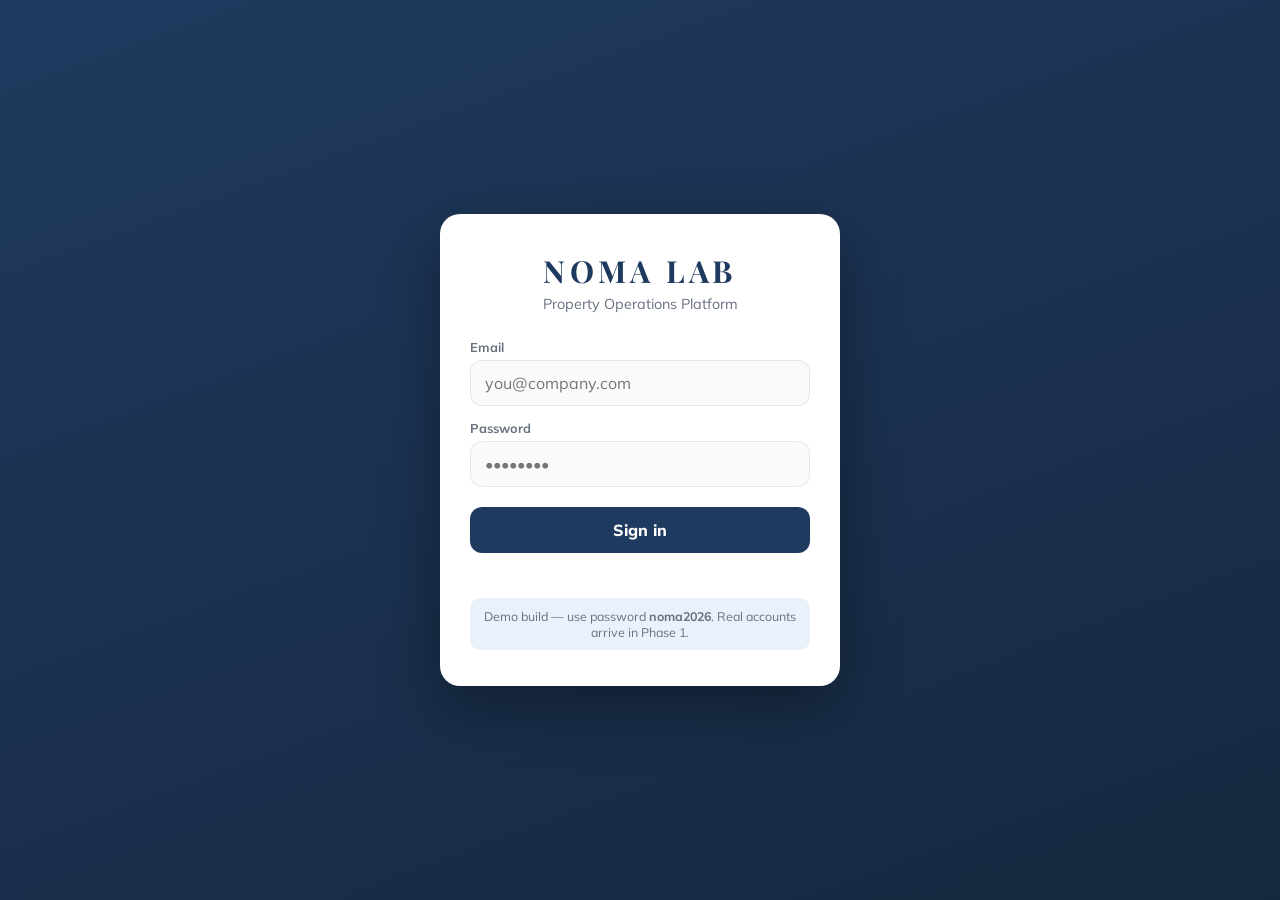
<file: dashboard.html>
<!DOCTYPE html>
<html lang="en">
<head>
<meta charset="UTF-8" />
<meta name="viewport" content="width=device-width, initial-scale=1.0" />
<title>NOMA LAB — Dashboard</title>
<link href="https://fonts.googleapis.com/css2?family=Playfair+Display:wght@600;700&family=Mulish:wght@400;600;700;800&display=swap" rel="stylesheet" />
<style>
/* ============================================================
   NOMA LAB dashboard styles.
   Same design language as the guest app: navy/azure/gold,
   Playfair for headings, Mulish for text.
   ============================================================ */
:root {
  --bg:#f3f3f1; --card:#fff; --ink:#18222e; --muted:#687180;
  --accent:#2f6fd0; --accent-dk:#1f3a5f; --tint:#eaf1fb; --gold:#f2b53d;
  --line:rgba(24,34,46,.09);
  --shadow:0 1px 2px rgba(24,34,46,.05), 0 10px 30px rgba(24,34,46,.07);
  --radius:16px;
}
* { box-sizing:border-box; margin:0; padding:0; }
body { font-family:"Mulish",system-ui,sans-serif; background:var(--bg); color:var(--ink); min-height:100vh; }
button { font:inherit; cursor:pointer; }

/* ---------- LOGIN SCREEN ---------- */
#loginScreen {
  min-height:100vh; display:flex; align-items:center; justify-content:center; padding:20px;
  background:linear-gradient(160deg, #1f3a5f 0%, #16283f 100%);
}
.login-card {
  width:100%; max-width:400px; background:var(--card); border-radius:20px;
  box-shadow:0 20px 60px rgba(0,0,0,.35); padding:36px 30px;
}
.login-brand { text-align:center; margin-bottom:26px; }
.login-brand h1 { font-family:"Playfair Display",serif; font-size:1.9rem; letter-spacing:.14em; color:var(--accent-dk); }
.login-brand p { color:var(--muted); font-size:.9rem; margin-top:4px; }
.fld { display:block; margin-bottom:14px; }
.fld span { display:block; font-size:.8rem; font-weight:700; color:var(--muted); margin-bottom:5px; }
.fld input {
  width:100%; padding:12px 14px; border:1.5px solid var(--line); border-radius:12px;
  font:inherit; background:#fafafa;
}
.fld input:focus { outline:none; border-color:var(--accent); background:#fff; }
.login-btn {
  width:100%; padding:13px; border:0; border-radius:12px; margin-top:6px;
  background:var(--accent-dk); color:#fff; font-weight:800; font-size:1rem;
}
.login-btn:hover { background:#2a4a75; }
.login-err { color:#c0392b; font-size:.86rem; margin-top:10px; text-align:center; min-height:1.2em; }
.login-hint { margin-top:18px; padding:10px 12px; background:var(--tint); border-radius:10px;
  font-size:.78rem; color:var(--muted); text-align:center; }

/* ---------- DASHBOARD SHELL (sidebar + main) ---------- */
#dashScreen { display:none; }               /* hidden until logged in */
.shell { display:flex; min-height:100vh; }
.sidebar {
  width:230px; flex:none; background:var(--accent-dk); color:#fff;
  padding:22px 0; display:flex; flex-direction:column;
}
.sidebar__brand { font-family:"Playfair Display",serif; font-size:1.25rem; letter-spacing:.12em;
  padding:0 22px 20px; border-bottom:1px solid rgba(255,255,255,.12); }
.sidebar nav { margin-top:12px; flex:1; }
.snav {
  display:flex; align-items:center; gap:11px; width:100%;
  padding:11px 22px; background:none; border:0; color:rgba(255,255,255,.85);
  font-weight:600; font-size:.9rem; text-align:left;
}
.snav:hover { background:rgba(255,255,255,.06); }
.snav.active { background:rgba(255,255,255,.12); color:#fff; border-right:3px solid var(--gold); }
.snav.soon { opacity:.45; cursor:default; }
.snav .emoji { width:20px; text-align:center; }
.snav .tag { margin-left:auto; font-size:.6rem; background:rgba(255,255,255,.15);
  padding:2px 7px; border-radius:99px; font-weight:700; letter-spacing:.05em; }
.sidebar__foot { padding:14px 22px 0; border-top:1px solid rgba(255,255,255,.12); }
.logout { background:none; border:0; color:rgba(255,255,255,.6); font-size:.84rem; font-weight:600; }
.logout:hover { color:#fff; }

.main { flex:1; padding:30px 34px; min-width:0; }
.main__head { display:flex; align-items:center; justify-content:space-between; gap:14px; margin-bottom:22px; flex-wrap:wrap; }
.main__head h2 { font-family:"Playfair Display",serif; font-size:1.65rem; color:var(--ink); }
.main__head p { color:var(--muted); font-size:.92rem; margin-top:2px; }
.addbtn {
  display:inline-flex; align-items:center; gap:8px; border:0; border-radius:12px;
  background:var(--accent); color:#fff; font-weight:800; padding:11px 18px; font-size:.92rem;
}
.addbtn:hover { background:#2860b8; }

/* ---------- PROPERTY CARDS ---------- */
.plist { display:grid; grid-template-columns:repeat(auto-fill,minmax(290px,1fr)); gap:18px; }
.pcard { background:var(--card); border-radius:var(--radius); box-shadow:var(--shadow); overflow:hidden; }
.pcard__top { display:flex; align-items:center; gap:13px; padding:18px 18px 6px; }
.pcard__badge {
  flex:none; width:46px; height:46px; border-radius:12px; background:var(--tint);
  display:grid; place-items:center; font-size:1.3rem;
}
.pcard__name { font-weight:800; font-size:1.06rem; }
.pcard__slug { color:var(--muted); font-size:.78rem; font-family:monospace; }
.pcard__acts { display:flex; gap:8px; padding:14px 18px 18px; flex-wrap:wrap; }
.pbtn {
  flex:1; min-width:80px; padding:9px 8px; border-radius:10px; border:1.5px solid var(--line);
  background:#fff; font-weight:700; font-size:.82rem; color:var(--ink); text-align:center; text-decoration:none;
}
.pbtn:hover { border-color:var(--accent); color:var(--accent); }
.pbtn--primary { background:var(--accent-dk); border-color:var(--accent-dk); color:#fff; }
.pbtn--primary:hover { background:#2a4a75; color:#fff; }
.plist-msg { color:var(--muted); padding:30px 4px; }

/* toast, same idea as the guest app */
.toast { position:fixed; left:50%; bottom:28px; transform:translateX(-50%) translateY(12px);
  background:var(--ink); color:#fff; font-weight:600; font-size:.88rem; padding:11px 18px;
  border-radius:99px; opacity:0; pointer-events:none; transition:.2s; z-index:50; }
.toast.show { opacity:1; transform:translateX(-50%) translateY(0); }

/* Phones: sidebar becomes a top bar */
@media (max-width: 760px) {
  .shell { flex-direction:column; }
  .sidebar { width:100%; flex-direction:row; align-items:center; padding:10px 8px; overflow-x:auto; }
  .sidebar__brand { border:0; padding:0 14px; font-size:1rem; white-space:nowrap; }
  .sidebar nav { display:flex; margin:0; }
  .snav { padding:9px 12px; white-space:nowrap; }
  .snav.active { border-right:0; border-bottom:3px solid var(--gold); }
  .snav .tag { display:none; }
  .sidebar__foot { border:0; padding:0 10px; }
  .main { padding:18px 14px; }
}
</style>
</head>
<body>

<!-- ============ SCREEN 1: LOGIN ============ -->
<div id="loginScreen">
  <div class="login-card">
    <div class="login-brand">
      <h1>NOMA LAB</h1>
      <p>Property Operations Platform</p>
    </div>
    <label class="fld"><span>Email</span>
      <input type="email" id="loginEmail" placeholder="you@company.com" autocomplete="username">
    </label>
    <label class="fld"><span>Password</span>
      <input type="password" id="loginPass" placeholder="••••••••" autocomplete="current-password">
    </label>
    <button class="login-btn" id="loginBtn">Sign in</button>
    <p class="login-err" id="loginErr"></p>
    <p class="login-hint">Demo build — use password <b>noma2026</b>. Real accounts arrive in Phase 1.</p>
  </div>
</div>

<!-- ============ SCREEN 2: DASHBOARD ============ -->
<div id="dashScreen">
  <div class="shell">
    <aside class="sidebar">
      <div class="sidebar__brand">NOMA LAB</div>
      <nav id="sideNav"></nav>
      <div class="sidebar__foot">
        <button class="logout" id="logoutBtn">Sign out</button>
      </div>
    </aside>
    <main class="main">
      <div class="main__head">
        <div>
          <h2>Guest App</h2>
          <p>Your properties and their digital guest guides.</p>
        </div>
        <button class="addbtn" id="addBtn">＋ New property</button>
      </div>
      <div class="plist" id="plist"><p class="plist-msg">Loading properties…</p></div>
    </main>
  </div>
</div>

<div class="toast" id="toast"></div>

<script>
"use strict";
/* ==================================================================
   NOMA LAB dashboard — Phase 0 (demo).
   Three responsibilities:
     1. Demo login gate (sessionStorage; replaced by Supabase in Phase 1)
     2. Sidebar with the module menu (Guest App live, others "soon")
     3. Property list from data/properties.json with Edit/Preview/Link
   ================================================================== */

/* ---------- tiny helpers ---------- */
const $ = (id) => document.getElementById(id);          // shorthand: $("plist") instead of document.getElementById("plist")
const esc = (s) => String(s).replace(/[&<>"']/g, c => ({ "&":"&amp;","<":"&lt;",">":"&gt;","\"":"&quot;","'":"&#39;" }[c]));

let toastTimer;
function toast(msg){
  const t = $("toast");
  t.textContent = msg;
  t.classList.add("show");
  clearTimeout(toastTimer);
  toastTimer = setTimeout(() => t.classList.remove("show"), 1800);
}

/* ---------- 1. LOGIN (demo) ----------
   sessionStorage is a small key-value store the browser keeps
   per-tab until the tab closes. We store one flag: "nomalab_auth".
   If it's set, the user is "logged in" for this session.
   SECURITY NOTE: this is a demo gate only — anyone technical can
   bypass it. Fine for an internal demo; Phase 1 replaces exactly
   this block with real Supabase authentication.                    */
const DEMO_PASSWORD = "noma2026";

function isLoggedIn(){
  try { return sessionStorage.getItem("nomalab_auth") === "1"; }
  catch { return false; }
}
function showScreen(){
  const logged = isLoggedIn();
  $("loginScreen").style.display = logged ? "none" : "flex";
  $("dashScreen").style.display  = logged ? "block" : "none";
  if (logged) loadProperties();
}
$("loginBtn").addEventListener("click", () => {
  const pass = $("loginPass").value;
  if (pass === DEMO_PASSWORD) {
    try { sessionStorage.setItem("nomalab_auth", "1"); } catch {}
    showScreen();
  } else {
    $("loginErr").textContent = "Wrong password — this demo uses the password shown below.";
  }
});
/* Let Enter submit the form, like users expect */
$("loginPass").addEventListener("keydown", e => { if (e.key === "Enter") $("loginBtn").click(); });
$("logoutBtn").addEventListener("click", () => {
  try { sessionStorage.removeItem("nomalab_auth"); } catch {}
  showScreen();
});

/* ---------- 2. SIDEBAR MENU ----------
   One array describes the menu; a loop draws it. To add/rename a
   module later, edit this array only — never the HTML.             */
const MODULES = [
  { emoji:"🏠", name:"Guest App",               live:true  },
  { emoji:"🧹", name:"Cleaning",                live:false },
  { emoji:"👤", name:"Virtual Property Manager",live:false },
  { emoji:"💰", name:"Revenue Center",          live:false },
  { emoji:"📦", name:"Warehouse",               live:false },
  { emoji:"🔧", name:"Maintenance",             live:false },
  { emoji:"💬", name:"Communication",           live:false },
  { emoji:"📊", name:"Reports",                 live:false },
  { emoji:"⚙️", name:"Settings",                live:false },
];
$("sideNav").innerHTML = MODULES.map(m =>
  `<button class="snav ${m.live ? "active" : "soon"}">
     <span class="emoji">${m.emoji}</span>${esc(m.name)}
     ${m.live ? "" : `<span class="tag">SOON</span>`}
   </button>`
).join("");

/* ---------- 3. PROPERTY LIST ----------
   Reuses data/properties.json — the same file the generator uses.
   fetch() -> array of {slug, name} -> one card per villa.          */
async function loadProperties(){
  const box = $("plist");
  try {
    const res = await fetch("data/properties.json", { cache:"no-cache" });
    if (!res.ok) throw new Error(res.status);
    const props = await res.json();
    if (!Array.isArray(props) || !props.length) {
      box.innerHTML = `<p class="plist-msg">No properties yet — add one to data/properties.json.</p>`;
      return;
    }
    box.innerHTML = props.map(p => propertyCard(p)).join("");
    /* Wire the copy-link buttons AFTER the cards exist in the page */
    box.querySelectorAll("[data-copylink]").forEach(b =>
      b.addEventListener("click", async () => {
        try {
          await navigator.clipboard.writeText(b.dataset.copylink);
          toast("Guest link copied");
        } catch { toast("Couldn't copy — long-press the Preview link instead"); }
      })
    );
  } catch (err) {
    box.innerHTML = `<p class="plist-msg">Couldn't load data/properties.json — is the app running on a server (Live Server), not double-clicked?</p>`;
  }
}

function propertyCard(p){
  /* The guest link is relative to wherever the dashboard is hosted,
     so it works locally AND on GitHub Pages without editing.        */
  const guestUrl = new URL(`index.html?p=${encodeURIComponent(p.slug)}`, location.href).href;
  const initial = (p.name || p.slug || "?").trim().charAt(0).toUpperCase();
  return `<div class="pcard">
    <div class="pcard__top">
      <div class="pcard__badge">${esc(initial)}</div>
      <div>
        <div class="pcard__name">${esc(p.name || p.slug)}</div>
        <div class="pcard__slug">${esc(p.slug)}</div>
      </div>
    </div>
    <div class="pcard__acts">
      <a class="pbtn pbtn--primary" href="builder.html?p=${encodeURIComponent(p.slug)}">✏️ Edit</a>
      <a class="pbtn" href="${esc(guestUrl)}" target="_blank" rel="noopener">👁 Preview</a>
      <button class="pbtn" data-copylink="${esc(guestUrl)}">🔗 Copy link</button>
      <a class="pbtn" href="generator.html" target="_blank" rel="noopener">🎫 Guest link…</a>
    </div>
  </div>`;
}

/* "New property" — in Phase 0 this opens the blank builder.
   Saving still means: download JSON -> put in data/ -> add a line to
   properties.json. Phase 1 makes this one click.                    */
$("addBtn").addEventListener("click", () => { location.href = "builder.html"; });

/* ---------- boot ---------- */
showScreen();
</script>
</body>
</html>
</file>
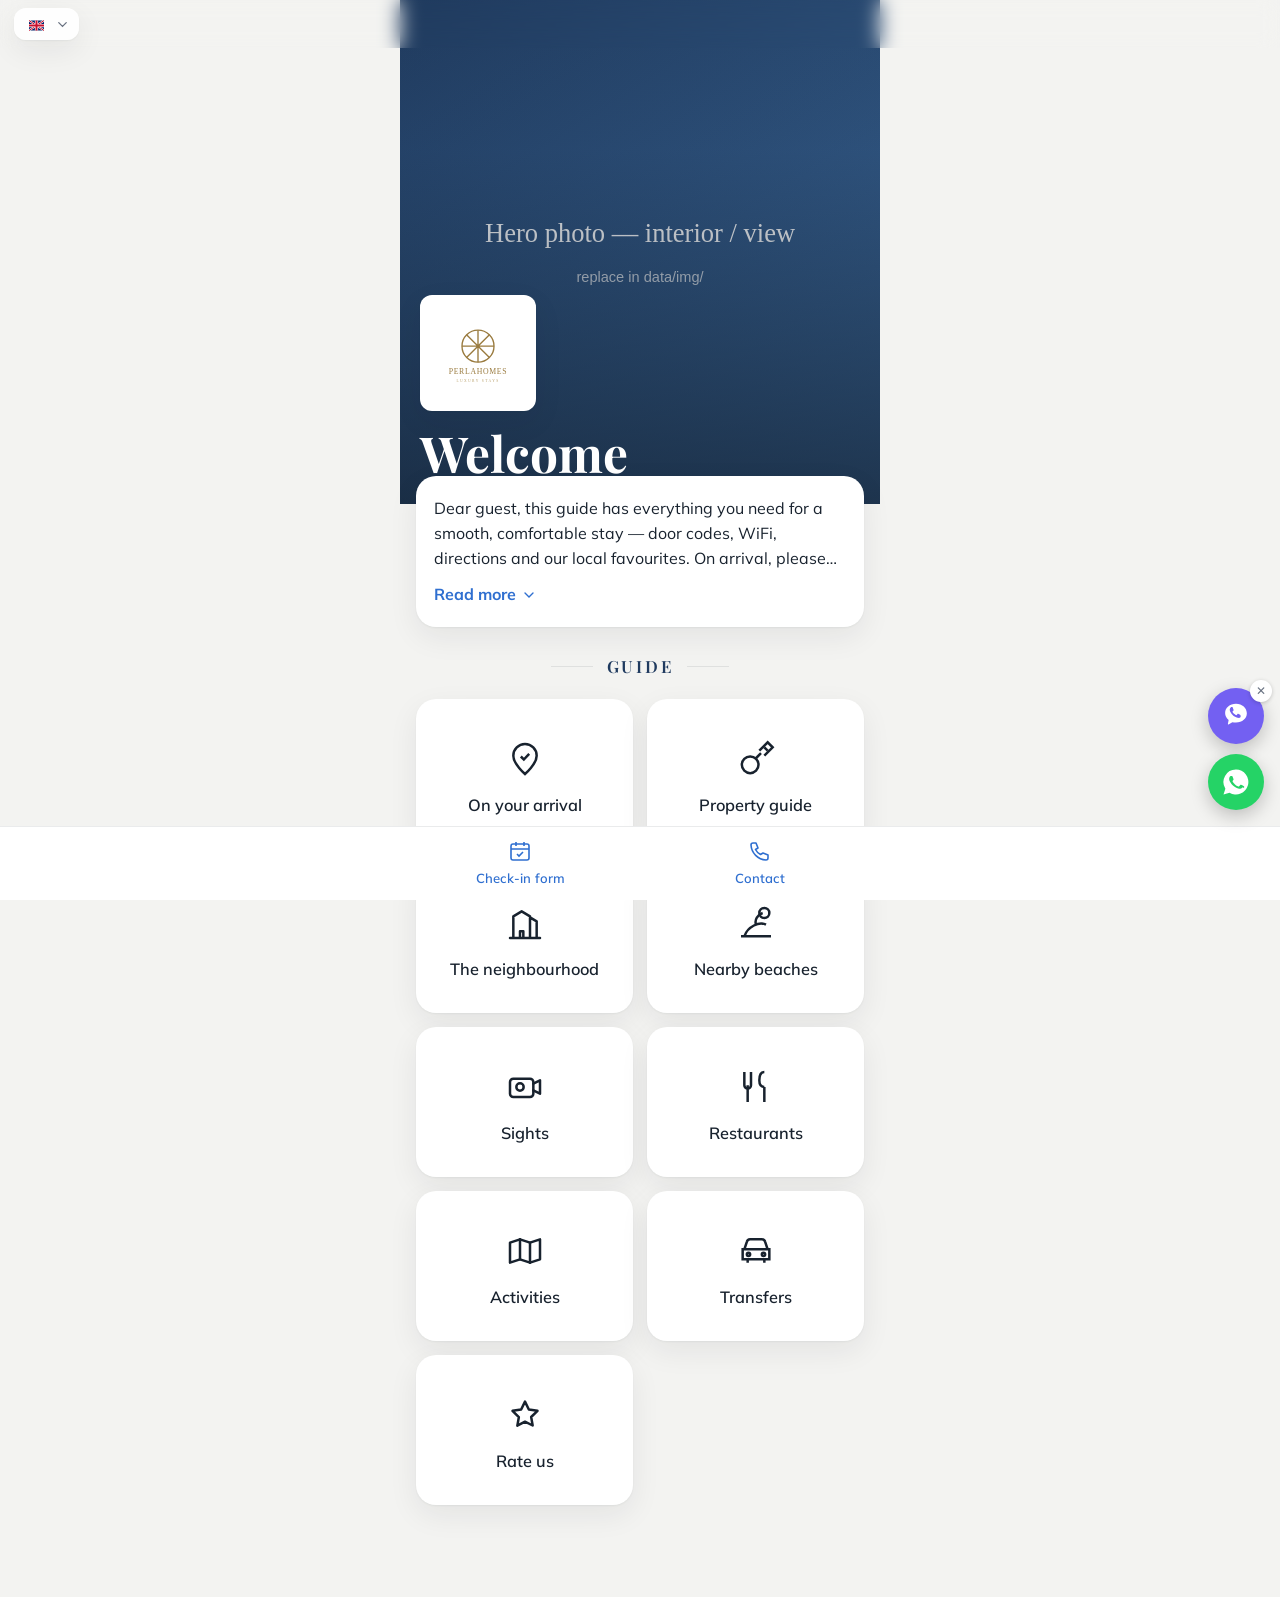
<file: mockup.html>
<!DOCTYPE html><html lang="en"><head><meta charset="UTF-8"/><meta name="viewport" content="width=device-width, initial-scale=1.0, viewport-fit=cover"/><meta name="theme-color" content="#1f3a5f"/><title>Villa Aurora · Perlahomes (mockup)</title><link href="https://fonts.googleapis.com/css2?family=Playfair+Display:wght@500;600;700&family=Mulish:wght@400;500;600;700;800&display=swap" rel="stylesheet"/><style>/* =========================================================
   Perlahomes Guest Guide — hub & spoke
   Brand theme lives in :root.
   ========================================================= */
:root {
  --bg:        #f3f3f1;
  --card:      #ffffff;
  --ink:       #18222e;
  --muted:     #687180;
  --accent:    #2f6fd0;   /* azure — icons, links, bottom bar */
  --accent-dk: #1f3a5f;   /* deep navy — headings/chrome */
  --tint:      #eaf1fb;
  --line:      rgba(24, 34, 46, 0.09);
  --shadow:    0 1px 2px rgba(24,34,46,.05), 0 10px 30px rgba(24,34,46,.07);
  --radius:    20px;
  --radius-sm: 13px;
  --maxw:      480px;
  --bar-h:     76px;
  --serif: "Playfair Display", Georgia, serif;
  --sans:  "Mulish", system-ui, sans-serif;
}
* { box-sizing: border-box; margin: 0; padding: 0; }
html { -webkit-text-size-adjust: 100%; }
body { font-family: var(--sans); color: var(--ink); background: var(--bg); line-height: 1.55; -webkit-font-smoothing: antialiased; }

#app { max-width: var(--maxw); margin: 0 auto; min-height: 100vh; background: var(--bg);
  padding-bottom: calc(var(--bar-h) + env(safe-area-inset-bottom)); }
.loading { padding: 42vh 24px; text-align: center; color: var(--muted); }

.error { padding: 16vh 28px; text-align: center; }
.error h1 { font-family: var(--serif); font-size: 1.5rem; margin-bottom: 10px; }
.error code { background: var(--tint); padding: 2px 7px; border-radius: 6px; font-size: .85em; }
.expired { max-width: var(--maxw); margin: 0 auto; min-height: 100vh; display: flex; flex-direction: column;
  align-items: center; justify-content: center; text-align: center; padding: 40px 28px; gap: 4px; }
.expired__logo { width: 110px; border-radius: 12px; margin-bottom: 18px; }
.expired h1 { font-family: var(--serif); font-weight: 700; font-size: 1.6rem; color: var(--ink); }
.expired p { color: var(--muted); font-size: 1rem; max-width: 320px; margin-top: 6px; }
.expired__btns { display: flex; flex-wrap: wrap; gap: 10px; justify-content: center; margin-top: 22px; }
.exp-btn { display: inline-flex; align-items: center; gap: 7px; text-decoration: none; font-weight: 700;
  font-size: .92rem; padding: 12px 18px; border-radius: 999px; color: #fff; }
.exp-btn svg { width: 17px; height: 17px; }
.exp-call { background: var(--accent-dk); } .exp-wa { background: #25d366; } .exp-vb { background: #7360f2; }
img { display: block; max-width: 100%; }

/* ---------- top bar (flag picker / back) ---------- */
.topbar {
  position: sticky; top: 0; z-index: 30;
  display: flex; align-items: center; gap: 10px;
  padding: calc(8px + env(safe-area-inset-top)) 14px 8px;
  background: rgba(243,243,241,.86); backdrop-filter: blur(10px);
}
.topbar.is-home { background: transparent; position: absolute; left: 0; right: 0; }
.topbar__title { flex: 1; text-align: center; font-family: var(--serif); font-weight: 600;
  font-size: 1.18rem; letter-spacing: .14em; color: var(--accent-dk); text-transform: uppercase; }
.iconbtn {
  width: 40px; height: 40px; flex: none; border: 0; cursor: pointer;
  background: rgba(255,255,255,.85); border-radius: 12px; box-shadow: var(--shadow);
  display: grid; place-items: center; color: var(--ink);
}
.is-home .iconbtn { background: rgba(255,255,255,.92); }
.iconbtn svg { width: 20px; height: 20px; }
.spacer { width: 40px; flex: none; }

/* language picker */
.lang { position: relative; }
.lang__btn {
  display: inline-flex; align-items: center; gap: 6px; cursor: pointer; border: 0;
  background: rgba(255,255,255,.9); border-radius: 12px; box-shadow: var(--shadow);
  padding: 7px 9px; font: inherit; color: var(--ink);
}
.lang__btn .flag { width: 26px; height: 18px; border-radius: 3px; overflow: hidden; flex: none; }
.lang__btn svg { width: 15px; height: 15px; color: var(--muted); }
.lang__menu {
  position: absolute; top: calc(100% + 6px); left: 0; z-index: 40;
  background: var(--card); border-radius: 12px; box-shadow: var(--shadow);
  padding: 5px; min-width: 132px; display: none;
}
.lang__menu.open { display: block; }
.lang__menu button {
  width: 100%; display: flex; align-items: center; gap: 9px; border: 0; cursor: pointer;
  background: none; font: inherit; color: var(--ink); padding: 9px 10px; border-radius: 8px; text-align: left;
}
.lang__menu button:hover { background: var(--tint); }
.lang__menu .flag { width: 24px; height: 16px; border-radius: 3px; overflow: hidden; flex: none; }

/* ---------- HOME: hero ---------- */
.hero { position: relative; min-height: 56vh; display: flex; flex-direction: column;
  justify-content: flex-end; padding: 20px 20px 26px; color: #fff; background: var(--accent-dk);
  background-size: cover; background-position: center; overflow: hidden; }
.hero::before { content: ""; position: absolute; inset: 0;
  background: linear-gradient(180deg, rgba(12,20,30,.10) 30%, rgba(12,20,30,.62) 100%); }
.hero__logo { position: relative; z-index: 2; width: 116px; height: auto; border-radius: 12px;
  background: #fff; padding: 10px; box-shadow: var(--shadow); margin-bottom: 16px; }
.hero__welcome { position: relative; z-index: 2; font-family: var(--serif); font-weight: 700;
  font-size: clamp(2.2rem, 11vw, 3.1rem); line-height: 1.02; }

/* welcome message card */
.welcome-card { margin: -28px 16px 0; position: relative; z-index: 5;
  background: var(--card); border-radius: var(--radius); box-shadow: var(--shadow); padding: 20px 18px; }
.welcome-card p { color: var(--ink); font-size: 1rem; }
.welcome-card p.clamp { display: -webkit-box; -webkit-line-clamp: 3; -webkit-box-orient: vertical; overflow: hidden; }
.readmore { margin-top: 12px; border: 0; background: none; cursor: pointer; font: inherit;
  font-weight: 700; color: var(--accent); display: inline-flex; align-items: center; gap: 5px; padding: 0; }
.readmore svg { width: 16px; height: 16px; transition: transform .2s; }
.readmore.open svg { transform: rotate(180deg); }

/* ---------- HOME: GUIDE grid ---------- */
.guide-label { text-align: center; font-family: var(--serif); font-weight: 600; letter-spacing: .16em;
  text-transform: uppercase; color: var(--accent-dk); font-size: 1.05rem; margin: 26px 0 4px;
  display: flex; align-items: center; gap: 14px; justify-content: center; }
.guide-label::before, .guide-label::after { content: ""; height: 1px; width: 42px; background: var(--line); }
.grid { display: grid; grid-template-columns: 1fr 1fr; gap: 14px; padding: 16px; }
.tile { background: var(--card); border: 0; cursor: pointer; border-radius: var(--radius);
  box-shadow: var(--shadow); padding: 26px 14px 20px; display: flex; flex-direction: column;
  align-items: center; gap: 16px; font: inherit; color: var(--ink); min-height: 150px;
  justify-content: center; transition: transform .06s; text-decoration: none; }
.tile:active { transform: scale(.98); }
.tile svg { width: 40px; height: 40px; stroke-width: 1.5; color: var(--ink); }
.tile span { font-size: 1.02rem; font-weight: 600; text-align: center; line-height: 1.25; }

/* ---------- CATEGORY page ---------- */
.page-title { font-family: var(--serif); font-weight: 700; text-transform: uppercase;
  font-size: clamp(1.7rem, 7.5vw, 2.3rem); line-height: 1.08; color: var(--ink);
  padding: 8px 18px 4px; letter-spacing: .01em; }
.group-label { font-family: var(--serif); font-weight: 600; text-transform: uppercase;
  letter-spacing: .12em; color: var(--ink); font-size: 1.16rem; padding: 22px 18px 2px; }
.page-intro { color: var(--ink); font-size: 1rem; line-height: 1.5; padding: 2px 18px 6px; opacity: .9; }
.cards { padding: 14px 16px 4px; display: flex; flex-direction: column; gap: 18px; }
.card { background: var(--card); border-radius: var(--radius); box-shadow: var(--shadow); overflow: hidden; }
.card--tap { cursor: pointer; transition: transform .06s; }
.card--tap:active { transform: scale(.992); }
.card__imgwrap { position: relative; }
.card__expand { position: absolute; top: 10px; right: 10px; width: 32px; height: 32px; border-radius: 9px;
  background: rgba(24,34,46,.55); color: #fff; display: grid; place-items: center; backdrop-filter: blur(4px); }
.card__expand svg { width: 16px; height: 16px; }
.card__multi { position: absolute; left: 10px; bottom: 10px; background: rgba(24,34,46,.78); color: #fff;
  font-size: .76rem; font-weight: 700; padding: 3px 9px; border-radius: 999px; display: inline-flex;
  align-items: center; gap: 4px; }
.card__multi::before { content: "▦"; font-size: .8em; }
.distpill { display: inline-flex; align-items: center; gap: 4px; margin-bottom: 8px;
  background: var(--tint); color: var(--accent-dk); font-size: .76rem; font-weight: 700;
  padding: 4px 10px; border-radius: 999px; }
.distpill svg { width: 13px; height: 13px; }
.checklist { list-style: none; margin: 12px 0 0; padding: 0; display: flex; flex-direction: column; gap: 2px; }
.checklist li { margin: 0; }
.chk { display: flex; align-items: flex-start; gap: 12px; width: 100%; text-align: left; background: none;
  border: 0; cursor: pointer; padding: 9px 6px; font: inherit; color: var(--ink); border-radius: 10px; }
.chk:hover { background: var(--tint); }
.chk .box { flex: none; width: 22px; height: 22px; border: 2px solid var(--accent); border-radius: 6px;
  display: grid; place-items: center; margin-top: 1px; transition: background .12s, border-color .12s; }
.chk .box::after { content: ""; width: 11px; height: 6px; border-left: 2.5px solid #fff; border-bottom: 2.5px solid #fff;
  transform: rotate(-45deg) translateY(-1px); opacity: 0; transition: opacity .12s; }
.chk.done .box { background: var(--accent); border-color: var(--accent); }
.chk.done .box::after { opacity: 1; }
.chk__t { font-size: 1rem; line-height: 1.4; font-weight: 500; }
.chk.done .chk__t { text-decoration: line-through; color: var(--muted); }
.card__img { width: 100%; aspect-ratio: 16 / 10; object-fit: cover; background: var(--tint); }
.card__pad { padding: 16px 18px 19px; }
.card__title { font-weight: 700; font-size: 1.16rem; color: var(--ink); margin-bottom: 7px; }
.card__body { color: var(--ink); font-size: .98rem; }
.card__body--clamp { display: -webkit-box; -webkit-line-clamp: 2; -webkit-box-orient: vertical; overflow: hidden; }

/* ---------- swipeable detail ---------- */
.detail { position: fixed; top: 0; bottom: 0; left: 50%; transform: translateX(-50%);
  width: 100%; max-width: var(--maxw); z-index: 50; background: var(--bg);
  display: flex; flex-direction: column; }
.detail__bar { display: flex; align-items: center; gap: 10px;
  padding: calc(8px + env(safe-area-inset-top)) 14px 8px; }
.detail__count { flex: 1; text-align: center; font-weight: 700; color: var(--muted); font-size: .92rem;
  font-variant-numeric: tabular-nums; }
.swiper { flex: 1; display: flex; overflow-x: auto; overflow-y: hidden;
  scroll-snap-type: x mandatory; -webkit-overflow-scrolling: touch; scrollbar-width: none; }
.swiper::-webkit-scrollbar { display: none; }
.slide { flex: 0 0 86%; scroll-snap-align: center; overflow-y: auto; padding: 4px 7px calc(20px + env(safe-area-inset-bottom)); }
.slide__card { background: var(--card); border-radius: var(--radius); box-shadow: var(--shadow); overflow: hidden; }
.slide__img { width: 100%; aspect-ratio: 4 / 3; object-fit: cover; background: var(--tint); }
.slide__pad { padding: 18px 18px 22px; }
.slide__title { font-family: var(--serif); font-weight: 700; font-size: 1.5rem; color: var(--ink); margin-bottom: 10px; }
.slide__body { color: var(--ink); font-size: 1.02rem; }
.navarrow { position: absolute; top: 46%; transform: translateY(-50%); z-index: 2;
  width: 42px; height: 42px; border: 0; cursor: pointer; border-radius: 50%;
  background: var(--card); box-shadow: var(--shadow); color: var(--ink); display: grid; place-items: center; }
.navarrow svg { width: 20px; height: 20px; }
.navarrow--l { left: 8px; } .navarrow--r { right: 8px; }
@media (hover: none) { .navarrow { display: none; } }  /* touch devices swipe instead */

/* position indicator: dots for few cards, a progress bar for many */
.dots { display: flex; gap: 7px; justify-content: center; flex-wrap: wrap;
  padding: 12px 16px calc(14px + env(safe-area-inset-bottom)); }
.dot { width: 7px; height: 7px; border-radius: 50%; border: 0; padding: 0; cursor: pointer;
  background: #cdd3da; transition: width .2s, background .2s; }
.dot.active { background: var(--accent); width: 20px; border-radius: 4px; }
.swbar { height: 4px; margin: 14px 18px calc(16px + env(safe-area-inset-bottom));
  background: #e3e6ea; border-radius: 2px; overflow: hidden; }
.swbar__fill { display: block; height: 100%; width: 0; background: var(--accent); border-radius: 2px; transition: width .12s linear; }

/* one-time swipe hint */
.swipehint { position: absolute; left: 50%; bottom: 70px; transform: translateX(-50%); z-index: 3;
  background: rgba(24,34,46,.86); color: #fff; font-weight: 600; font-size: .85rem;
  padding: 9px 15px; border-radius: 999px; display: flex; align-items: center; gap: 8px;
  pointer-events: none; opacity: 1; transition: opacity .45s; }
.swipehint.hide { opacity: 0; }
.swipehint svg { width: 18px; height: 18px; animation: swipenudge 1.3s ease-in-out infinite; }
@keyframes swipenudge { 0%,100% { transform: translateX(-3px); } 50% { transform: translateX(3px); } }
@media (prefers-reduced-motion: reduce) { .swipehint svg { animation: none; } }

/* code chip */
.codebox { margin-top: 14px; display: inline-flex; align-items: center; gap: 12px; cursor: pointer;
  background: var(--tint); border: 0; border-radius: var(--radius-sm); padding: 11px 13px; font: inherit; color: inherit; }
.codebox__l { font-size: .74rem; color: var(--accent-dk); font-weight: 700; text-transform: uppercase; letter-spacing: .05em; display: block; }
.codebox__v { font-size: 1.4rem; font-weight: 800; letter-spacing: .05em; color: var(--accent-dk); font-variant-numeric: tabular-nums; }
.codebox__c { margin-left: 4px; display: inline-flex; color: var(--accent); }
.codebox__c svg { width: 18px; height: 18px; }

/* wifi pair */
.wifirow { margin-top: 14px; display: grid; grid-template-columns: 1fr 1fr; gap: 9px; }
.wifirow .codebox { width: 100%; justify-content: space-between; gap: 8px; margin: 0; }
.wifirow .codebox__v { font-size: 1.04rem; word-break: break-all; }
@media (max-width: 360px) { .wifirow { grid-template-columns: 1fr; } }

/* map button */
.mapbtn { display: inline-flex; align-items: center; gap: 8px; margin-top: 14px; text-decoration: none;
  background: #fff; color: var(--ink); font-weight: 700; font-size: .9rem; padding: 10px 15px 10px 12px;
  border-radius: 999px; border: 1px solid var(--line); box-shadow: 0 2px 8px rgba(24,34,46,.10);
  transition: transform .06s, box-shadow .15s; }
.mapbtn:hover { box-shadow: 0 4px 14px rgba(24,34,46,.16); }
.mapbtn:active { transform: scale(.98); }
.mapbtn svg { width: 18px; height: 18px; color: #ea4335; flex: none; }

/* ---------- bottom bar ---------- */
.bar { position: fixed; left: 0; right: 0; bottom: 0; z-index: 25; background: var(--card);
  border-top: 1px solid var(--line); display: flex; justify-content: center;
  padding-bottom: env(safe-area-inset-bottom); }
.bar__inner { display: flex; width: 100%; max-width: var(--maxw); }
.bar a { flex: 1; text-decoration: none; display: flex; flex-direction: column; align-items: center;
  gap: 5px; padding: 12px 8px; color: var(--accent); font-weight: 600; font-size: .82rem; text-align: center; }
.bar a svg { width: 24px; height: 24px; stroke-width: 1.6; }

/* ---------- floating WhatsApp ---------- */
/* ---------- floating contact buttons (Viber + WhatsApp) ---------- */
.fabs { position: fixed; right: 16px; bottom: calc(var(--bar-h) + 14px + env(safe-area-inset-bottom));
  z-index: 26; display: flex; flex-direction: column; gap: 10px; align-items: center; }
.fab { width: 56px; height: 56px; border-radius: 50%; display: grid; place-items: center;
  text-decoration: none; box-shadow: 0 6px 18px rgba(0,0,0,.22); }
.fab svg { width: 30px; height: 30px; color: #fff; }
.fab--wa { background: #25d366; }
.fab--viber { background: #7360f2; }
.fab__x { position: absolute; top: -8px; right: -8px; width: 22px; height: 22px; border-radius: 50%;
  background: #fff; box-shadow: 0 1px 4px rgba(0,0,0,.2); border: 0; cursor: pointer; color: var(--muted);
  display: grid; place-items: center; font-size: 12px; line-height: 1; z-index: 2; }
.fabs.hidden { display: none; }

/* ---------- a11y / motion ---------- */
:focus-visible { outline: 3px solid var(--accent); outline-offset: 2px; border-radius: 8px; }
@media (prefers-reduced-motion: reduce) { * { transition: none !important; } }

/* ---------- toast ---------- */
.toast { position: fixed; left: 50%; bottom: calc(var(--bar-h) + 26px + env(safe-area-inset-bottom));
  z-index: 40; background: var(--ink); color: #fff; font-weight: 600; font-size: .88rem;
  padding: 11px 18px; border-radius: 999px; box-shadow: var(--shadow);
  opacity: 0; pointer-events: none; transition: opacity .2s, transform .2s; transform: translateX(-50%) translateY(12px); }
.toast.show { opacity: 1; transform: translateX(-50%) translateY(0); }
</style></head><body><main id="app"><div class="loading">Loading…</div></main><div id="toast" class="toast"></div><script>window.__PERLA_DATA = {
  "meta": {
    "name": "Villa Aurora",
    "brandLogo": "[data-uri]",
    "welcomeTitle": {
      "en": "Welcome",
      "el": "Καλώς ήρθατε"
    },
    "welcomeMessage": {
      "en": "Dear guest, this guide has everything you need for a smooth, comfortable stay — door codes, WiFi, directions and our local favourites. On arrival, please fill in the online check-in form. We hope you have a wonderful time.",
      "el": "Αγαπητέ επισκέπτη, σε αυτόν τον οδηγό θα βρείτε ό,τι χρειάζεστε για μια άνετη διαμονή — κωδικούς, WiFi, οδηγίες και τοπικές προτάσεις. Κατά την άφιξή σας, συμπληρώστε την online φόρμα check-in. Καλή διαμονή!"
    },
    "languages": [
      "en",
      "el"
    ],
    "heroImage": "[data-uri]"
  },
  "contact": {
    "phone": "+306906134633",
    "whatsapp": "+306906134633",
    "viber": "+306906134633"
  },
  "actions": [
    {
      "icon": "checkin",
      "label": {
        "en": "Check-in form",
        "el": "Φόρμα Check-in"
      },
      "url": "https://forms.gle/your-checkin-form"
    },
    {
      "icon": "phone",
      "label": {
        "en": "Contact",
        "el": "Επικοινωνία"
      },
      "url": "tel:+306906134633"
    }
  ],
  "sections": [
    {
      "id": "arrival",
      "icon": "arrival",
      "title": {
        "en": "On your arrival",
        "el": "Κατά την άφιξή σας"
      },
      "cards": [
        {
          "image": "[data-uri]",
          "title": {
            "en": "Location",
            "el": "Τοποθεσία"
          },
          "body": {
            "en": "If you are arriving with your own transport, tap below to see our location on the map.",
            "el": "Εάν έρχεστε με δικό σας μεταφορικό μέσο, πατήστε για δείτε την τοποθεσία μας στον χάρτη."
          },
          "mapUrl": "https://maps.google.com/?q=Poros+Greece",
          "mapLabel": {
            "en": "Open in Maps",
            "el": "Άνοιγμα στον χάρτη"
          }
        },
        {
          "image": "[data-uri]",
          "title": {
            "en": "The building",
            "el": "Το κτίριο"
          },
          "body": {
            "en": "When you arrive, you'll see this building / entrance — look for it to find us.",
            "el": "Όταν φτάσετε, θα δείτε αυτό το κτίριο / είσοδο — αναζητήστε το για να μας βρείτε."
          }
        },
        {
          "image": "[data-uri]",
          "title": {
            "en": "Garage door",
            "el": "Πόρτα γκαράζ"
          },
          "body": {
            "en": "Use the code below to open the garage door. (Replace with the exact instructions.)",
            "el": "Χρησιμοποιήστε τον κωδικό παρακάτω για να ανοίξετε την πόρτα του γκαράζ. (Αντικαταστήστε με τις ακριβείς οδηγίες.)"
          },
          "code": "0000",
          "image2": "[data-uri]"
        },
        {
          "image": "[data-uri]",
          "title": {
            "en": "Parking",
            "el": "Πάρκινγκ"
          },
          "body": {
            "en": "Parking is free on the street, so you can park wherever suits you. If there is no space in front of the property, you can park on the parallel street at the rear.",
            "el": "Το πάρκινγκ είναι ελεύθερο στον δρόμο, οπότε μπορείτε να παρκάρετε όπου σας βολεύει. Αν δεν βρείτε θέση μπροστά από το κατάλυμα, μπορείτε να παρκάρετε στον παράλληλο δρόμο από την πίσω πλευρά."
          }
        },
        {
          "image": "[data-uri]",
          "title": {
            "en": "Key locker",
            "el": "Key locker"
          },
          "body": {
            "en": "Find the keys in the locker shown in the photo. The code will be sent to you before arrival.",
            "el": "Βρείτε τα κλειδιά στο locker της φωτογραφίας. Θα σας σταλεί ο κωδικός πριν την άφιξη."
          }
        },
        {
          "image": "[data-uri]",
          "title": {
            "en": "Car rental",
            "el": "Ενοικίαση αυτοκινήτου"
          },
          "body": {
            "en": "We arrange car rental to suit your needs. Once you choose the car you want, you can pick it up as soon as you land at the airport.",
            "el": "Κανονίζουμε την ενοικίαση σύμφωνα με τις ανάγκες σας. Αφού επιλέξετε το αυτοκίνητο που επιθυμείτε, θα μπορείτε να το παραλάβετε αμέσως μόλις προσγειωθείτε στο αεροδρόμιο."
          }
        },
        {
          "image": "[data-uri]",
          "title": {
            "en": "Contact",
            "el": "Επικοινωνία"
          },
          "body": {
            "en": "For anything you need, you can reach us daily from 07:00 to 23:00 at 0030 690 613 46 33, or send us a WhatsApp message using the button at the bottom of the page.",
            "el": "Για οτιδήποτε χρειαστείτε, μπορείτε να επικοινωνείτε καθημερινά από τις 07:00 έως τις 23:00 στο 0030 690 613 46 33 ή, εναλλακτικά, να μας στείλετε μήνυμα μέσω WhatsApp πατώντας το αντίστοιχο κουμπί στο κάτω μέρος της σελίδας."
          }
        },
        {
          "image": "[data-uri]",
          "title": {
            "en": "Arrival time",
            "el": "Ώρα άφιξης"
          },
          "body": {
            "en": "We recommend letting us know your estimated arrival time so we can serve you better.",
            "el": "Σας προτείνουμε να μας ενημερώσετε για την εκτιμώμενη ώρα άφιξής σας ώστε να σας εξυπηρετήσουμε καλύτερα."
          }
        },
        {
          "image": "[data-uri]",
          "title": {
            "en": "Check-in after 15:00",
            "el": "Check-in μετά τις 15:00"
          },
          "body": {
            "en": "We welcome you in person. Early check-in is possible upon arrangement and availability.",
            "el": "Σας υποδεχόμαστε εμείς | Υπάρχει η δυνατότητα για early check-in κατόπιν συνεννόησης και διαθεσιμότητας."
          }
        },
        {
          "image": "[data-uri]",
          "title": {
            "en": "Early check-in",
            "el": "Early check-in"
          },
          "body": {
            "en": "Early check-in is possible, depending on availability at the time of your arrival.",
            "el": "Υπάρχει δυνατότητα για early check-in, ανάλογα με τη διαθεσιμότητα τη στιγμή της άφιξής σας."
          }
        },
        {
          "image": "[data-uri]",
          "title": {
            "en": "Luggage storage",
            "el": "Αποθήκευση αποσκευών"
          },
          "body": {
            "en": "If you arrive earlier than your scheduled check-in time, you can leave your luggage with us until the room is ready. The same option is available after check-out.",
            "el": "Σε περίπτωση που φτάσετε νωρίτερα από την προγραμματισμένη ώρα check-in, μπορείτε να αφήσετε τις αποσκευές σας για φύλαξη μέχρι να είναι έτοιμο το δωμάτιο. Αντίστοιχα, παρέχεται η ίδια δυνατότητα και μετά το check-out."
          }
        }
      ]
    },
    {
      "id": "property",
      "icon": "property",
      "title": {
        "en": "Property guide",
        "el": "Οδηγός σπιτιού"
      },
      "groups": [
        {
          "label": {
            "en": "Useful information",
            "el": "Χρήσιμες πληροφορίες"
          },
          "cards": [
            {
              "image": "[data-uri]",
              "title": {
                "en": "Wi-Fi",
                "el": "Wi-Fi"
              },
              "wifi": {
                "network": "Archipelagos",
                "password": "123456789"
              }
            },
            {
              "image": "[data-uri]",
              "title": {
                "en": "Air conditioning",
                "el": "Κλιματισμός"
              },
              "body": {
                "en": "For the villa to cool properly, all doors and windows must be closed. The A/C is controlled centrally from the panel next to the main entrance. The ideal temperature to avoid catching a cold while you sleep is 25 °C.",
                "el": "Για τον σωστό κλιματισμό της βίλας θα πρέπει όλα οι πόρτες και τα παράθυρα να είναι κλειστά. Ο κλιματισμός ελέγχεται κεντρικά από το πάνελ δίπλα στην κεντρική είσοδο. Η ιδανική θερμοκρασία για την αποφυγή κρυολογήματος όταν κοιμάστε είναι 25 °C."
              }
            },
            {
              "image": "[data-uri]",
              "title": {
                "en": "Coffee machine",
                "el": "Καφετιέρα"
              },
              "body": {
                "en": "Filter / Nespresso (see more)",
                "el": "Filter / Nespresso (δείτε περισσότερα)"
              }
            },
            {
              "image": "[data-uri]",
              "title": {
                "en": "BBQ Charcoal/Gas",
                "el": "BBQ Charcoal/Gas"
              },
              "body": {
                "en": "Open the lid first, then the gas bottle. Light the burner with the switch and adjust the temperature with the control knobs. After cooking, close the bottle first and then the burners. Always use the BBQ outdoors in a well-ventilated area and never leave it unattended.",
                "el": "Ανοίξτε πρώτα το καπάκι και στη συνέχεια τη φιάλη αερίου. Ανάψτε τον καυστήρα από τον διακόπτη και ρυθμίστε τη θερμοκρασία με τα κουμπιά ελέγχου. Μετά το ψήσιμο, κλείστε πρώτα τη φιάλη και έπειτα τους καυστήρες. Χρησιμοποιείτε πάντα το BBQ σε εξωτερικό χώρο με καλό αερισμό και μην το αφήνετε χωρίς επίβλεψη."
              }
            },
            {
              "image": "[data-uri]",
              "title": {
                "en": "Gym equipment",
                "el": "Όργανα γυμναστηρίου"
              },
              "body": {
                "en": "The gym in the yard shed includes the basic exercise equipment. Please return the equipment to its place after use.",
                "el": "Το γυμναστήριο στο υπόστεγο της αυλής περιλαμβάνει τα βασικά όργανα γυμναστικής. Παρακαλούμε, μετά την χρήση των οργάνων τοποθετήστε τα στην θέση τους."
              }
            },
            {
              "image": "[data-uri]",
              "title": {
                "en": "Cleaning service",
                "el": "Υπηρεσία καθαριότητας"
              },
              "body": {
                "en": "Cleaning services are provided on request and at an extra charge.",
                "el": "Οι υπηρεσίες καθαριότητας πραγματοποιούνται κατόπιν αιτήματός σας και με επιπλέον χρέωση."
              }
            },
            {
              "image": "[data-uri]",
              "title": {
                "en": "Contact us",
                "el": "Επικοινωνήστε μαζί μας"
              },
              "body": {
                "en": "For anything you need, you can reach us daily from 07:00 to 23:00 at 0030 690 613 46 33, or send us a WhatsApp message using the button at the bottom of the page.",
                "el": "Για οτιδήποτε χρειαστείτε, μπορείτε να επικοινωνείτε καθημερινά από τις 07:00 έως τις 23:00 στο 0030 690 613 46 33 ή, εναλλακτικά, να μας στείλετε μήνυμα μέσω WhatsApp πατώντας το αντίστοιχο κουμπί στο κάτω μέρος της σελίδας."
              }
            },
            {
              "image": "[data-uri]",
              "title": {
                "en": "Tap water",
                "el": "Νερό βρύσης"
              },
              "body": {
                "en": "Tap water is not recommended for drinking. However, it is suitable for cooking, as well as for bathing and personal hygiene.",
                "el": "Το νερό της βρύσης δεν συνιστάται για πόση. Ωστόσο, είναι κατάλληλο για μαγείρεμα, καθώς και για μπάνιο και προσωπική υγιεινή."
              }
            },
            {
              "image": "[data-uri]",
              "title": {
                "en": "Hot water",
                "el": "Ζεστό νερό"
              },
              "body": {
                "en": "Available 24/7 from the solar water heater. On cloudy days, flip the switch shown in the photo. IMPORTANT! AFTER 20 MINUTES TURN IT BACK TO THE OFF POSITION.",
                "el": "Όλο το 24ωρο από ηλιακό θερμοσίφωνα. Σε περίπτωση συνεφιάς σηκώστε τον διακόπτη της φωτογραφίας. ΣΗΜΑΝΤΙΚΟ! ΜΕΤΑ ΑΠΟ 20' ΞΑΝΑΓΥΡΙΣΤΕ ΤΟΝ ΣΤΗΝ ΘΕΣΗ OFF"
              }
            },
            {
              "image": "[data-uri]",
              "title": {
                "en": "Board games",
                "el": "Επιτραπέζια παιχνίδια"
              },
              "body": {
                "en": "You will find board games for the whole family in the living room cabinet.",
                "el": "Θα βρείτε επιτραπέζια παιχνίδια για όλη την οικογένεια στο ντουλάπι του σαλονιού."
              }
            },
            {
              "image": "[data-uri]",
              "title": {
                "en": "Backup power",
                "el": "Εφεδρική τροφοδοσία"
              },
              "body": {
                "en": "In the event of a power cut, the system powers the house automatically, with autonomy of about two hours.",
                "el": "Σε περίπτωση διακοπής ρεύματος, το σύστημα τροφοδοτεί το σπίτι αυτόματα, με αυτονομία περίπου δύο ωρών."
              }
            },
            {
              "title": {
                "en": "Check-out",
                "el": "Αναχώρηση"
              },
              "body": {
                "en": "Check-out is by 11:00. A quick checklist before you go:",
                "el": "Η αναχώρηση είναι έως τις 11:00. Μια γρήγορη λίστα πριν φύγετε:"
              },
              "checklist": [
                {
                  "en": "Close all windows",
                  "el": "Κλείστε όλα τα παράθυρα"
                },
                {
                  "en": "Turn off the lights & A/C",
                  "el": "Σβήστε τα φώτα & το A/C"
                },
                {
                  "en": "Leave the keys on the table",
                  "el": "Αφήστε τα κλειδιά στο τραπέζι"
                },
                {
                  "en": "Lock the door",
                  "el": "Κλειδώστε την πόρτα"
                },
                {
                  "en": "Have a safe trip!",
                  "el": "Καλή επιστροφή!"
                }
              ]
            }
          ]
        },
        {
          "label": {
            "en": "Rules",
            "el": "Κανονισμοί"
          },
          "cards": [
            {
              "image": "[data-uri]",
              "title": {
                "en": "Check-out",
                "el": "Check-out"
              },
              "body": {
                "en": "For the smooth running of the property, please complete check-out by 11:00 am. | Late check-out — at an extra charge — subject to availability.",
                "el": "Για την ομαλή λειτουργία του καταλύματος παρακαλούμε το check out να έχει πραγματοποιηθεί ως τις 11:00 πμ. | Late check-out - Με επιπλέον χρέωση - κατόπιν διαθεσιμότητας"
              }
            },
            {
              "image": "[data-uri]",
              "title": {
                "en": "Garbage",
                "el": "Σκουπίδια"
              },
              "body": {
                "en": "Please leave your rubbish in the bins outside the property. Recycling bins are next to them.",
                "el": "Παρακαλούμε αφήνετε τα σκουπίδια στους κάδους έξω από το κατάλυμα. Οι κάδοι ανακύκλωσης βρίσκονται δίπλα."
              }
            },
            {
              "image": "[data-uri]",
              "title": {
                "en": "Parties",
                "el": "Διοργάνωση πάρτι"
              },
              "body": {
                "en": "Parties are not allowed at this property.",
                "el": "Απαγορεύεται η διοργάνωση πάρτι σε αυτό το κατάλυμα."
              }
            },
            {
              "image": "[data-uri]",
              "title": {
                "en": "Pool",
                "el": "Πισίνα"
              },
              "body": {
                "en": "See the rules.",
                "el": "Δείτε τους κανονισμούς"
              }
            },
            {
              "image": "[data-uri]",
              "title": {
                "en": "Pool cushions",
                "el": "Μαξιλάρια πισίνας"
              },
              "body": {
                "en": "Please place all pool cushions in the veranda shed in case of rain.",
                "el": "Παρακαλούμε τοποθετήστε όλα τα μαξιλάρια της πισίνας στο υπόστεγο της βεράντας σε περίπτωση βροχής."
              }
            },
            {
              "image": "[data-uri]",
              "title": {
                "en": "Smoking",
                "el": "Κάπνισμα"
              },
              "body": {
                "en": "Not allowed inside the house.",
                "el": "Απαγορεύεται εντός τις οικείας."
              }
            },
            {
              "image": "[data-uri]",
              "title": {
                "en": "Lighting",
                "el": "Φωτισμός"
              },
              "body": {
                "en": "Please switch off the outdoor and decorative lights when you go to sleep or leave the house.",
                "el": "Παρακαλούμε σβήνετε τα εξωτερικά και διακοσμητικά φώτα όταν κοιμάστε ή φεύγετε από το σπίτι."
              }
            }
          ]
        }
      ]
    },
    {
      "id": "neighbourhood",
      "icon": "neighbourhood",
      "title": {
        "en": "The neighbourhood",
        "el": "Η γειτονιά"
      },
      "intro": {
        "en": "Our area is close to Nafplio, and you'll find everything you need for daily essentials a short distance away.",
        "el": "Η περιοχή μας βρίσκεται κοντά στο Ναύπλιο και θα βρείτε ότι χρειαστείτε από είδη πρώτης ανάγκης σε κοντινή απόσταση."
      },
      "cards": [
        {
          "image": "[data-uri]",
          "title": {
            "en": "Mini market",
            "el": "Μίνι μάρκετ"
          },
          "body": {
            "en": "For essentials, visit the mini market in the village square, about 2 minutes by car. It has basic products, tobacco and some greengrocer items.",
            "el": "Για είδη πρώτης ανάγκης μπορείτε να επισκεφθείτε το μίνι μάρκετ στην πλατεία του χωριού, περίπου 2 λεπτά με το αυτοκίνητο. Διαθέτει βασικά προϊόντα, είδη καπνού και ορισμένα είδη μαναβικής."
          }
        },
        {
          "image": "[data-uri]",
          "title": {
            "en": "Pharmacy",
            "el": "Φαρμακείο"
          },
          "body": {
            "en": "The nearest pharmacy is in the village, about a 5-minute drive. Ask us about the on-duty pharmacy at night.",
            "el": "Το πλησιέστερο φαρμακείο βρίσκεται στο χωριό, περίπου 5 λεπτά με το αυτοκίνητο. Ρωτήστε μας για το εφημερεύον φαρμακείο τη νύχτα."
          }
        }
      ]
    },
    {
      "id": "beaches",
      "icon": "beaches",
      "title": {
        "en": "Nearby beaches",
        "el": "Κοντινές παραλίες"
      },
      "cards": [
        {
          "image": "[data-uri]",
          "title": {
            "en": "Ritsa Beach",
            "el": "Παραλία Ρίτσα"
          },
          "body": {
            "en": "Pebble beach, calm water, shade in the morning. A 4-minute walk away.",
            "el": "Παραλία με βότσαλα, ήρεμα νερά, σκιά το πρωί. 4 λεπτά με τα πόδια."
          },
          "mapUrl": "https://maps.google.com/?q=beach+Poros",
          "mapLabel": {
            "en": "Open in Maps",
            "el": "Άνοιγμα στον χάρτη"
          }
        }
      ]
    },
    {
      "id": "sights",
      "icon": "sights",
      "title": {
        "en": "Sights",
        "el": "Αξιοθέατα"
      },
      "intro": {
        "en": "The Nafplio area, and Argolida as a whole, has unique sights including three UNESCO monuments. We've put together a guide to the best of what's worth visiting.",
        "el": "Η περιοχή του Ναυπλίου, και συνολικά η Αργολίδα, διαθέτει μοναδικά αξιοθέατα συμπεριλαμβανομένων τριών μνημείων UNESCO. Δημιουργήσαμε έναν οδηγό με τα καλύτερα που αξίζει να επισκεφτείτε."
      },
      "groups": [
        {
          "label": {
            "en": "Sights of Nafplio",
            "el": "Αξιοθέατα Ναυπλίου"
          },
          "cards": [
            {
              "image": "[data-uri]",
              "title": {
                "en": "Palamidi Fortress",
                "el": "Φρούριο Παλαμήδι"
              },
              "body": {
                "en": "The most beautiful castle in Greece.",
                "el": "Το ομορφότερο κάστρο της Ελλάδας"
              },
              "mapUrl": "https://maps.google.com/?q=Palamidi+Nafplio",
              "mapLabel": {
                "en": "Open in Maps",
                "el": "Άνοιγμα στον χάρτη"
              }
            },
            {
              "image": "[data-uri]",
              "title": {
                "en": "Nafplio Old Town",
                "el": "Παλιά Πόλη Ναυπλίου"
              },
              "body": {
                "en": "Wander the marble alleys, Syntagma Square and the seafront — ideal at sunset.",
                "el": "Περπατήστε στα μαρμάρινα σοκάκια, την πλατεία Συντάγματος και την παραλία — ιδανικά το ηλιοβασίλεμα."
              },
              "mapUrl": "https://maps.google.com/?q=Nafplio+Old+Town",
              "mapLabel": {
                "en": "Open in Maps",
                "el": "Άνοιγμα στον χάρτη"
              }
            }
          ]
        }
      ]
    },
    {
      "id": "restaurants",
      "icon": "restaurants",
      "title": {
        "en": "Restaurants",
        "el": "Εστιατόρια"
      },
      "cards": [
        {
          "image": "[data-uri]",
          "title": {
            "en": "Lola Taverna",
            "el": "Ταβέρνα Λόλα"
          },
          "body": {
            "en": "Family-run taverna by the sea. Order the grilled octopus.",
            "el": "Οικογενειακή ταβέρνα δίπλα στη θάλασσα. Δοκιμάστε το χταπόδι σχάρας."
          },
          "mapUrl": "https://maps.google.com/?q=taverna+Poros",
          "mapLabel": {
            "en": "Open in Maps",
            "el": "Άνοιγμα στον χάρτη"
          }
        }
      ]
    },
    {
      "id": "activities",
      "icon": "activities",
      "title": {
        "en": "Activities",
        "el": "Δραστηριότητες"
      },
      "intro": {
        "en": "In our area you can do plenty of activities and discover its beautiful nature and cultural wealth. We've selected reliable, excellent partners and recommend them to you.",
        "el": "Στην περιοχή μας μπορείτε να κάνετε αρκετές δραστηριότητες και να ανακαλύψετε την όμορφη φύση αλλά και τον πολιτιστικό της πλούτο. Επιλέξαμε για εσάς και σας προτείνουμε αξιόπιστους και εξαιρετικούς συνεργάτες."
      },
      "cards": [
        {
          "image": "[data-uri]",
          "title": {
            "en": "Day cruise — Hydra & Spetses",
            "el": "Μονοήμερη κρουαζιέρα Ύδρα & Σπέτσες"
          },
          "body": {
            "en": "Departure is early in the morning. We handle the ticket booking — contact us.",
            "el": "Η αναχώρηση γίνεται νωρίς το πρωί | Αναλαμβάνουμε την κράτηση εισιτηρίων, επικοινωνήστε μαζί μας."
          }
        },
        {
          "image": "[data-uri]",
          "title": {
            "en": "Sailing — Private cruises in the Argolic Gulf",
            "el": "Sailing - Ιδιωτικές κρουαζιέρες στον Αργολικό"
          },
          "body": {
            "en": "For information and bookings, contact us.",
            "el": "Για πληροφορίες / κρατήσεις επικοινωνήστε μαζί μας."
          }
        },
        {
          "image": "[data-uri]",
          "title": {
            "en": "Tolo Fishing Trips",
            "el": "Tolo Fishing Trips"
          },
          "body": {
            "en": "For information and bookings, contact us.",
            "el": "Για πληροφορίες / κρατήσεις επικοινωνήστε μαζί μας."
          }
        }
      ]
    },
    {
      "id": "transfers",
      "icon": "transfers",
      "title": {
        "en": "Transfers",
        "el": "Μεταφορές"
      },
      "cards": [
        {
          "image": "[data-uri]",
          "title": {
            "en": "Local taxi",
            "el": "Τοπικό ταξί"
          },
          "body": {
            "en": "Reliable driver for the airport or day trips. Message us on WhatsApp and we'll arrange it.",
            "el": "Αξιόπιστος οδηγός για αεροδρόμιο ή εκδρομές. Στείλτε μήνυμα στο WhatsApp και θα το κανονίσουμε."
          }
        }
      ]
    },
    {
      "id": "rateus",
      "icon": "rateus",
      "title": {
        "en": "Rate us",
        "el": "Αξιολογήστε μας"
      },
      "link": "https://search.google.com/local/writereview?placeid=YOUR_PLACE_ID"
    }
  ]
};</script><script>/* =========================================================
   Perlahomes Guest Guide — hub & spoke renderer
   Loads data/<slug>.json (?p=<slug>) and renders a home hub
   plus per-category pages. No build step. Plain JS.
   ========================================================= */
(() => {
  "use strict";
  const app = document.getElementById("app");
  const toastEl = document.getElementById("toast");
  const params = new URLSearchParams(location.search);
  const slug = (params.get("p") || "villa-aurora").replace(/[^a-z0-9_-]/gi, "");

  let DATA = null, LANG = "en", waHidden = false;

  // Soft expiry: a link like ?p=slug&until=2026-07-05 stops working after that day.
  const until = params.get("until");
  function isExpired(u){ if(!u) return false; const d = new Date(u + "T23:59:59"); if (isNaN(d.getTime())) return false; return Date.now() > d.getTime(); }
  const EXPIRED = isExpired(until);

  const t = (v) => v == null ? "" : (typeof v === "string" ? v : (v[LANG] ?? v.en ?? Object.values(v)[0] ?? ""));
  const esc = (s) => String(s).replace(/[&<>"']/g, (c) => ({ "&":"&amp;","<":"&lt;",">":"&gt;","\"":"&quot;","'":"&#39;" }[c]));
  const digits = (s) => String(s).replace(/[^\d]/g, "");

  const FLAGS = {
    en: '<svg viewBox="0 0 60 40"><rect width="60" height="40" fill="#012169"/><path d="M0 0l60 40M60 0L0 40" stroke="#fff" stroke-width="8"/><path d="M0 0l60 40M60 0L0 40" stroke="#C8102E" stroke-width="4"/><path d="M30 0v40M0 20h60" stroke="#fff" stroke-width="13"/><path d="M30 0v40M0 20h60" stroke="#C8102E" stroke-width="8"/></svg>',
    el: '<svg viewBox="0 0 60 40"><rect width="60" height="40" fill="#0d5eaf"/><g fill="#fff"><rect y="4.4" width="60" height="4.4"/><rect y="13.3" width="60" height="4.4"/><rect y="22.2" width="60" height="4.4"/><rect y="31.1" width="60" height="4.4"/></g><rect width="22.2" height="22.2" fill="#0d5eaf"/><g fill="#fff"><rect x="8.9" width="4.4" height="22.2"/><rect y="8.9" width="22.2" height="4.4"/></g></svg>',
    fr: '<svg viewBox="0 0 60 40"><rect width="20" height="40" fill="#0055A4"/><rect x="20" width="20" height="40" fill="#fff"/><rect x="40" width="20" height="40" fill="#EF4135"/></svg>',
    de: '<svg viewBox="0 0 60 40"><rect width="60" height="13.3" fill="#000"/><rect y="13.3" width="60" height="13.3" fill="#D00"/><rect y="26.6" width="60" height="13.4" fill="#FFCE00"/></svg>',
    it: '<svg viewBox="0 0 60 40"><rect width="20" height="40" fill="#009246"/><rect x="20" width="20" height="40" fill="#fff"/><rect x="40" width="20" height="40" fill="#CE2B37"/></svg>'
  };
  const LANGNAME = { en: "English", el: "Ελληνικά", fr: "Français", de: "Deutsch", it: "Italiano" };

  const I = {
    arrival:   '<svg viewBox="0 0 24 24" fill="none" stroke="currentColor"><path d="M12 21s7-6 7-11a7 7 0 1 0-14 0c0 5 7 11 7 11Z"/><path d="m9.5 10.5 1.8 1.8 3.2-3.4"/></svg>',
    property:  '<svg viewBox="0 0 24 24" fill="none" stroke="currentColor"><path d="m14 7 5-5 3 3-5 5"/><path d="m17 5 2 2"/><circle cx="8.5" cy="15.5" r="5"/><path d="m11.5 12 3.5-3.5"/></svg>',
    neighborhood:'<svg viewBox="0 0 24 24" fill="none" stroke="currentColor"><circle cx="12" cy="7" r="3"/><path d="M6 21v-2a6 6 0 0 1 12 0v2"/><path d="M4 13l-2 2M20 13l2 2"/></svg>',
    beaches:   '<svg viewBox="0 0 24 24" fill="none" stroke="currentColor"><circle cx="17" cy="6" r="3"/><path d="M3 20h18M5 20c2-6 9-9 13-7M12 13c-1-3 1-6 4-7"/></svg>',
    sights:    '<svg viewBox="0 0 24 24" fill="none" stroke="currentColor"><rect x="3" y="6" width="18" height="14" rx="2"/><circle cx="12" cy="13" r="3.5"/><path d="M8 6l1.5-2h5L16 6"/></svg>',
    restaurants:'<svg viewBox="0 0 24 24" fill="none" stroke="currentColor"><path d="M5 3v8a2 2 0 0 0 4 0V3M7 11v10M17 3c-2 0-3 2-3 5s1 4 3 4m0 0v9"/></svg>',
    activities:'<svg viewBox="0 0 24 24" fill="none" stroke="currentColor"><path d="M3 6l6-3 6 3 6-3v15l-6 3-6-3-6 3z"/><path d="M9 3v15M15 6v15"/></svg>',
    transfers: '<svg viewBox="0 0 24 24" fill="none" stroke="currentColor"><path d="M5 11l1.5-4.5A2 2 0 0 1 8.4 5h7.2a2 2 0 0 1 1.9 1.5L19 11"/><path d="M4 11h16v6H4zM7 17v2M17 17v2"/><circle cx="7.5" cy="14" r="1"/><circle cx="16.5" cy="14" r="1"/></svg>',
    spa:       '<svg viewBox="0 0 24 24" fill="none" stroke="currentColor"><path d="M12 21c-4-2-7-5-7-9 3 0 6 2 7 5 1-3 4-5 7-5 0 4-3 7-7 9Z"/><path d="M12 17V9"/></svg>',
    shopping:  '<svg viewBox="0 0 24 24" fill="none" stroke="currentColor"><path d="M6 8h12l-1 12H7L6 8Z"/><path d="M9 8a3 3 0 0 1 6 0"/></svg>',
    info:      '<svg viewBox="0 0 24 24" fill="none" stroke="currentColor"><circle cx="12" cy="12" r="9"/><path d="M12 11v5M12 8h.01"/></svg>',
    neighbourhood: '<svg viewBox="0 0 24 24" fill="none" stroke="currentColor" stroke-width="1.7" stroke-linecap="round" stroke-linejoin="round"><path d="M3 21h18M5 21V8l5-3 5 3v13M9 21v-4h2v4M19 21V11l-4-2.4"/></svg>',
    sights:    '<svg viewBox="0 0 24 24" fill="none" stroke="currentColor" stroke-width="1.7" stroke-linecap="round" stroke-linejoin="round"><rect x="3" y="7" width="14" height="11" rx="2"/><path d="M17 10l4-2v8l-4-2"/><circle cx="9" cy="12" r="2.2"/></svg>',
    activities:'<svg viewBox="0 0 24 24" fill="none" stroke="currentColor" stroke-width="1.7" stroke-linecap="round" stroke-linejoin="round"><path d="M3 7l6-2 6 2 6-2v12l-6 2-6-2-6 2z"/><path d="M9 5v12M15 7v12"/></svg>',
    wellness:  '<svg viewBox="0 0 24 24" fill="none" stroke="currentColor" stroke-width="1.7" stroke-linecap="round" stroke-linejoin="round"><path d="M12 21c5-2 8-6 8-10 0-2-3 0-4 2 0-3-2-6-4-8-2 2-4 5-4 8-1-2-4-4-4-2 0 4 3 8 8 10Z"/></svg>',
    shopping:  '<svg viewBox="0 0 24 24" fill="none" stroke="currentColor" stroke-width="1.7" stroke-linecap="round" stroke-linejoin="round"><path d="M6 7h12l1 13H5L6 7Z"/><path d="M9 7a3 3 0 0 1 6 0"/></svg>',
    rateus:    '<svg viewBox="0 0 24 24" fill="none" stroke="currentColor" stroke-width="1.7" stroke-linecap="round" stroke-linejoin="round"><path d="M12 4l2.3 4.7 5.2.8-3.8 3.7.9 5.1L12 16l-4.6 2.4.9-5.1L4.5 9.5l5.2-.8L12 4Z"/></svg>',
    checkin:   '<svg viewBox="0 0 24 24" fill="none" stroke="currentColor"><rect x="3" y="5" width="18" height="16" rx="2"/><path d="M8 3v4M16 3v4M3 10h18M9 15l2 2 4-4"/></svg>',
    massage:   '<svg viewBox="0 0 24 24" fill="none" stroke="currentColor"><circle cx="8" cy="6" r="2"/><path d="M3 19c1-3 4-5 8-5h3a4 4 0 0 1 4 4M11 14l3-2"/></svg>',
    back:      '<svg viewBox="0 0 24 24" fill="none" stroke="currentColor" stroke-width="2" stroke-linecap="round" stroke-linejoin="round"><path d="M15 18l-6-6 6-6"/></svg>',
    right:     '<svg viewBox="0 0 24 24" fill="none" stroke="currentColor" stroke-width="2" stroke-linecap="round" stroke-linejoin="round"><path d="M9 6l6 6-6 6"/></svg>',
    expand:    '<svg viewBox="0 0 24 24" fill="none" stroke="currentColor" stroke-width="2" stroke-linecap="round" stroke-linejoin="round"><path d="M8 3H3v5M16 3h5v5M21 16v5h-5M3 16v5h5"/></svg>',
    swipe:     '<svg viewBox="0 0 24 24" fill="none" stroke="currentColor" stroke-width="2" stroke-linecap="round" stroke-linejoin="round"><path d="M9 7l-4 5 4 5M15 7l4 5-4 5"/></svg>',
    chev:      '<svg viewBox="0 0 24 24" fill="none" stroke="currentColor" stroke-width="2" stroke-linecap="round"><path d="m6 9 6 6 6-6"/></svg>',
    map:       '<svg viewBox="0 0 24 24" fill="none" stroke="currentColor" stroke-width="1.8"><path d="m9 4 6 2 5-2v14l-5 2-6-2-5 2V6l5-2Z"/><path d="M9 4v14M15 6v14"/></svg>',
    pin:       '<svg viewBox="0 0 24 24" fill="currentColor" fill-rule="evenodd" clip-rule="evenodd"><path d="M12 2a7 7 0 0 0-7 7c0 4.9 5.4 11.4 6.6 12.8a.6.6 0 0 0 .9 0C13.6 20.4 19 13.9 19 9a7 7 0 0 0-7-7Zm0 4.4A2.6 2.6 0 1 0 12 11.6 2.6 2.6 0 0 0 12 6.4Z"/></svg>',
    copy:      '<svg viewBox="0 0 24 24" fill="none" stroke="currentColor" stroke-width="2"><rect x="9" y="9" width="11" height="11" rx="2"/><path d="M5 15V5a2 2 0 0 1 2-2h10"/></svg>',
    wa:        '<svg viewBox="0 0 24 24" fill="currentColor"><path d="M12 2a10 10 0 0 0-8.5 15.3L2 22l4.8-1.4A10 10 0 1 0 12 2Zm5.3 14.1c-.2.6-1.3 1.2-1.8 1.2-.5.1-1 .1-1.7-.1-.4-.1-.9-.3-1.6-.6-2.7-1.2-4.5-4-4.6-4.2-.1-.2-1.1-1.5-1.1-2.8s.7-2 .9-2.2c.2-.3.5-.3.7-.3h.5c.2 0 .4 0 .6.5.2.5.7 1.8.8 1.9.1.1.1.3 0 .5-.3.5-.4.6-.6.9-.2.2-.3.4-.1.7.2.3.9 1.4 1.9 2.3 1.3 1.1 2.3 1.5 2.6 1.6.3.1.5.1.7-.1.2-.2.7-.9.9-1.1.2-.3.4-.2.7-.1.3.1 1.7.8 1.9.9.3.2.5.2.5.4.1.1.1.7-.1 1.3Z"/></svg>',
    viber:     '<svg viewBox="0 0 24 24" fill="currentColor"><path d="M12 2.2c-5 0-8.7 3.2-8.7 7.4 0 2.2 1 4.1 2.8 5.5l-.6 3.3c-.05.27.24.48.48.34l3.1-1.7c.95.2 1.9.2 2.9.2 5 0 8.7-3.2 8.7-7.4S17 2.2 12 2.2Zm3.9 10.2c-.2.5-.9 1-1.5 1.1-.4.05-.9.1-2.7-.7-2.3-1-3.7-3.3-3.8-3.5-.1-.15-.9-1.2-.9-2.3 0-1.1.6-1.6.8-1.85.2-.2.45-.27.6-.27h.45c.15 0 .33-.03.5.4.2.5.65 1.7.7 1.8.05.1.08.25.02.4-.27.55-.55.6-.75.85-.1.12-.2.25-.1.45.1.2.55.95 1.2 1.5.85.7 1.5.95 1.7 1.05.15.08.3.06.42-.08.17-.18.62-.72.79-.97.12-.18.27-.13.45-.07.2.07 1.25.6 1.45.7.2.1.34.15.4.23.05.1.05.6-.15 1.07Z"/></svg>',
    phone:     '<svg viewBox="0 0 24 24" fill="none" stroke="currentColor" stroke-width="1.9" stroke-linecap="round" stroke-linejoin="round"><path d="M5 4h3l2 5-2.5 1.5a11 11 0 0 0 5 5L15 14l5 2v3a2 2 0 0 1-2 2A16 16 0 0 1 3 6a2 2 0 0 1 2-2Z"/></svg>',
  };

  let toastTimer;
  function toast(msg){ toastEl.textContent = msg; toastEl.classList.add("show"); clearTimeout(toastTimer); toastTimer = setTimeout(()=>toastEl.classList.remove("show"),1600); }
  async function copy(text, what){ try{ await navigator.clipboard.writeText(text); toast((LANG==="el"?"Αντιγράφηκε: ":"Copied: ")+what); }catch{ toast(LANG==="el"?"Δεν ήταν δυνατή η αντιγραφή":"Couldn’t copy"); } }

  /* ---- shared chrome ---- */
  function langPicker(){
    const langs = (DATA.meta && DATA.meta.languages) || ["en"];
    if (langs.length < 2) return "";
    return `<div class="lang">
      <button class="lang__btn" id="langBtn" aria-haspopup="true" aria-expanded="false">
        <span class="flag">${FLAGS[LANG]||""}</span>${I.chev}
      </button>
      <div class="lang__menu" id="langMenu" role="menu">
        ${langs.map(l=>`<button data-setlang="${l}" role="menuitem"><span class="flag">${FLAGS[l]||""}</span>${esc(LANGNAME[l]||l.toUpperCase())}</button>`).join("")}
      </div>
    </div>`;
  }
  function bottomBar(){
    const acts = DATA.actions || [];
    if (!acts.length) return "";
    return `<nav class="bar"><div class="bar__inner">${acts.map(a=>
      `<a href="${esc(a.url||"#")}" target="_blank" rel="noopener">${I[a.icon]||I.info}<span>${esc(t(a.label))}</span></a>`).join("")}</div></nav>`;
  }
  function waButton(){
    const c = DATA.contact || {};
    if (waHidden || (!c.whatsapp && !c.viber)) return "";
    let items = "";
    if (c.viber) items += `<a class="fab fab--viber" href="viber://chat?number=${encodeURIComponent("+"+digits(c.viber))}" aria-label="Viber">${I.viber}</a>`;
    if (c.whatsapp) items += `<a class="fab fab--wa" href="https://wa.me/${digits(c.whatsapp)}" target="_blank" rel="noopener" aria-label="WhatsApp">${I.wa}</a>`;
    return `<div class="fabs"><button class="fab__x" id="waX" aria-label="Hide">✕</button>${items}</div>`;
  }

  /* ---- views ---- */
  function homeView(){
    const m = DATA.meta || {};
    const heroStyle = m.heroImage ? ` style="background-image:url('${esc(m.heroImage)}')"` : "";
    const sections = DATA.sections || [];
    return `
      <div class="topbar is-home">${langPicker()||'<span class="spacer"></span>'}<span style="flex:1"></span></div>
      <header class="hero"${heroStyle}>
        ${m.brandLogo ? `<img class="hero__logo" src="${esc(m.brandLogo)}" alt="">` : ""}
        <h1 class="hero__welcome">${esc(t(m.welcomeTitle)||"Welcome")}</h1>
      </header>
      ${m.welcomeMessage ? `<div class="welcome-card">
        <p class="clamp" id="welcomeMsg">${esc(t(m.welcomeMessage))}</p>
        <button class="readmore" id="readmore">${LANG==="el"?"Περισσότερα":"Read more"} ${I.chev}</button>
      </div>` : ""}
      <div class="guide-label">${LANG==="el"?"Οδηγός":"Guide"}</div>
      <div class="grid">
        ${sections.map((s,i)=> s.link
          ? `<a class="tile" href="${esc(t(s.link))}" target="_blank" rel="noopener">${I[s.icon]||I.info}<span>${esc(t(s.title))}</span></a>`
          : `<button class="tile" data-go="${i}">${I[s.icon]||I.info}<span>${esc(t(s.title))}</span></button>`).join("")}
      </div>
      ${bottomBar()}${waButton()}`;
  }

  function imgs(c){
    if (Array.isArray(c.images)) return c.images.filter(Boolean);
    return [c.image, c.image2].filter(Boolean);
  }
  function checklistHTML(c){
    if (!Array.isArray(c.checklist) || !c.checklist.length) return "";
    return `<ul class="checklist">` + c.checklist.map(it =>
      `<li><button type="button" class="chk"><span class="box"></span><span class="chk__t">${esc(t(it))}</span></button></li>`
    ).join("") + `</ul>`;
  }
  function chipsHTML(c){
    if (c.wifi){
      return `<div class="wifirow">
        <button class="codebox" data-copy="${esc(c.wifi.network)}" data-what="WiFi"><span><span class="codebox__l">WiFi</span><span class="codebox__v">${esc(c.wifi.network)}</span></span><span class="codebox__c">${I.copy}</span></button>
        <button class="codebox" data-copy="${esc(c.wifi.password)}" data-what="${LANG==="el"?"Κωδικός":"Password"}"><span><span class="codebox__l">${LANG==="el"?"Κωδικός":"Password"}</span><span class="codebox__v">${esc(c.wifi.password)}</span></span><span class="codebox__c">${I.copy}</span></button>
      </div>`;
    }
    if (c.code){
      return `<button class="codebox" data-copy="${esc(digits(c.code)||c.code)}" data-what="${esc(t(c.codeLabel)||t(c.title))}">
        <span><span class="codebox__l">${esc(t(c.codeLabel)||(LANG==="el"?"Κωδικός":"Code"))}</span><span class="codebox__v">${esc(c.code)}</span></span><span class="codebox__c">${I.copy}</span></button>`;
    }
    return "";
  }

  function cardHTML(c, idx){
    const list = imgs(c);
    const mapb = c.mapUrl ? `<a class="mapbtn" href="${esc(c.mapUrl)}" target="_blank" rel="noopener">${I.pin}${esc(t(c.mapLabel)||(LANG==="el"?"Άνοιγμα στον χάρτη":"Open in Maps"))}</a>` : "";
    const open = (idx==null) ? "" : ` data-open="${idx}" role="button" tabindex="0"`;
    return `<article class="card${idx==null?"":" card--tap"}"${open}>
      ${list[0] ? `<div class="card__imgwrap"><img class="card__img" src="${esc(list[0])}" alt="" loading="lazy">${idx==null?"":`<span class="card__expand">${I.expand}</span>`}${list.length>1?`<span class="card__multi">+${list.length-1}</span>`:""}</div>` : ""}
      <div class="card__pad">
        ${c.distance ? `<span class="distpill">${I.pin}${esc(t(c.distance))}</span>` : ""}
        ${c.title ? `<h2 class="card__title">${esc(t(c.title))}</h2>` : ""}
        ${c.body ? `<p class="card__body card__body--clamp">${esc(t(c.body))}</p>` : ""}
        ${checklistHTML(c)}
        ${chipsHTML(c)}
        ${mapb}
      </div>
    </article>`;
  }

  // flatten a section's cards (across groups) so the carousel can page through all of them
  function flatCards(sec){
    if (sec.groups && sec.groups.length) return sec.groups.reduce((a,g)=>a.concat(g.cards||[]),[]);
    return sec.cards || [];
  }

  function detailCardHTML(c){
    const list = imgs(c);
    const mapb = c.mapUrl ? `<a class="mapbtn" href="${esc(c.mapUrl)}" target="_blank" rel="noopener">${I.pin}${esc(t(c.mapLabel)||(LANG==="el"?"Άνοιγμα στον χάρτη":"Open in Maps"))}</a>` : "";
    return `<div class="slide">
      <div class="slide__card">
        ${list.map(src=>`<img class="slide__img" src="${esc(src)}" alt="">`).join("")}
        <div class="slide__pad">
          ${c.distance ? `<span class="distpill">${I.pin}${esc(t(c.distance))}</span>` : ""}
          ${c.title ? `<h2 class="slide__title">${esc(t(c.title))}</h2>` : ""}
          ${c.body ? `<p class="slide__body">${esc(t(c.body))}</p>` : ""}
          ${checklistHTML(c)}${chipsHTML(c)}${mapb}
        </div>
      </div>
    </div>`;
  }

  function detailView(sec, idx){
    const cards = flatCards(sec);
    idx = Math.max(0, Math.min(idx, cards.length - 1));
    const indicator = cards.length <= 10
      ? `<div class="dots" id="dots">${cards.map((_,i)=>`<button class="dot${i===idx?" active":""}" data-dot="${i}" aria-label="Card ${i+1}"></button>`).join("")}</div>`
      : `<div class="swbar"><span class="swbar__fill" id="swfill"></span></div>`;
    return `
      <div class="detail" id="detail" data-section="${esc(sec.id)}">
        <div class="detail__bar">
          <button class="iconbtn" id="dback" aria-label="Back">${I.back}</button>
          <span class="detail__count"><span id="dcur">${idx+1}</span> / ${cards.length}</span>
          <span class="spacer"></span>
        </div>
        <div class="swiper" id="swiper">
          ${cards.map(detailCardHTML).join("")}
        </div>
        <div class="swipehint hide" id="swipehint">${I.swipe}<span>${LANG==="el"?"Σύρετε":"Swipe"}</span></div>
        ${indicator}
        <button class="navarrow navarrow--l" id="dprev" aria-label="Previous">${I.back}</button>
        <button class="navarrow navarrow--r" id="dnext" aria-label="Next">${I.right}</button>
      </div>`;
  }

  function categoryView(sec){
    const intro = sec.intro ? `<p class="page-intro">${esc(t(sec.intro))}</p>` : "";
    let body;
    if (sec.groups && sec.groups.length){
      let n = 0;
      body = `<h1 class="page-title">${esc(t(sec.title))}</h1>${intro}` + sec.groups.map(g=>
        `<div class="group-label">${esc(t(g.label))}</div>
         <div class="cards">${(g.cards||[]).map(c=>cardHTML(c, n++)).join("")}</div>`).join("");
    } else {
      body = `<h1 class="page-title">${esc(t(sec.title))}</h1>${intro}
        <div class="cards">${(sec.cards||[]).map((c,i)=>cardHTML(c, i)).join("")}</div>`;
    }
    return `
      <div class="topbar"><button class="iconbtn" id="back" aria-label="Back">${I.back}</button>
        <span style="flex:1"></span>
        ${langPicker()||'<span class="spacer"></span>'}</div>
      ${body}
      ${bottomBar()}${waButton()}`;
  }

  /* ---- routing ---- */
  function parseHash(){
    const raw = location.hash.replace(/^#/, "");
    if (!raw) return { id: null, idx: null };
    const parts = raw.split("/");
    return { id: parts[0], idx: parts[1] != null ? parseInt(parts[1], 10) : null };
  }
  function sectionById(id){ return (DATA.sections||[]).find(s => s.id === id); }

  function expiredView(){
    const m = (DATA && DATA.meta) || {}, c = (DATA && DATA.contact) || {};
    const phone = c.phone ? `<a class="exp-btn exp-call" href="tel:${esc(c.phone)}">${I.phone}${LANG==="el"?"Κλήση":"Call"}</a>` : "";
    const wa = c.whatsapp ? `<a class="exp-btn exp-wa" href="https://wa.me/${digits(c.whatsapp)}" target="_blank" rel="noopener">${I.wa}WhatsApp</a>` : "";
    const vb = c.viber ? `<a class="exp-btn exp-vb" href="viber://chat?number=${encodeURIComponent("+"+digits(c.viber))}">${I.viber}Viber</a>` : "";
    return `<div class="expired">
      ${m.brandLogo ? `<img class="expired__logo" src="${esc(m.brandLogo)}" alt="">` : ""}
      <h1>${LANG==="el" ? "Ο οδηγός δεν είναι πλέον ενεργός" : "This guide is no longer active"}</h1>
      <p>${LANG==="el" ? "Η διαμονή σας έχει ολοκληρωθεί. Αν χρειάζεστε οτιδήποτε, επικοινωνήστε μαζί μας." : "Your stay has ended. If you need anything, please get in touch."}</p>
      ${(phone||wa||vb) ? `<div class="expired__btns">${phone}${wa}${vb}</div>` : ""}
    </div>`;
  }

  function render(){
    if (EXPIRED){ app.innerHTML = expiredView(); window.scrollTo(0,0); return; }
    const { id, idx } = parseHash();
    const sec = id ? sectionById(id) : null;
    if (sec && idx != null && !Number.isNaN(idx)) app.innerHTML = detailView(sec, idx);
    else if (sec) app.innerHTML = categoryView(sec);
    else app.innerHTML = homeView();
    window.scrollTo(0, 0);
    wire();
  }
  function wire(){
    app.querySelectorAll("[data-go]").forEach(b=>b.addEventListener("click",()=>{
      const s = DATA.sections[+b.dataset.go]; if (s){ location.hash = s.id; }
    }));
    const back = app.querySelector("#back"); if (back) back.addEventListener("click",()=>{ location.hash = ""; });

    // open a card -> swipeable detail at that index
    app.querySelectorAll(".chk").forEach(b=>{
      b.addEventListener("click",(e)=>{ e.stopPropagation(); b.classList.toggle("done"); });
    });
    app.querySelectorAll("[data-open]").forEach(el=>{
      const go = (e)=>{
        if (e.target.closest("a,button")) return;   // let inner links/buttons work
        const id = parseHash().id;
        location.hash = `${id}/${el.dataset.open}`;
      };
      el.addEventListener("click", go);
      el.addEventListener("keydown", e=>{ if (e.key==="Enter"||e.key===" "){ e.preventDefault(); go(e); } });
    });

    // detail view: back, arrows, dots/progress, swipe hint
    const detail = app.querySelector("#detail");
    if (detail){
      const swiper = app.querySelector("#swiper");
      const slides = Array.from(swiper.querySelectorAll(".slide"));
      const cur = app.querySelector("#dcur");
      const dotsWrap = app.querySelector("#dots");
      const fill = app.querySelector("#swfill");
      const startIdx = Math.max(0, Math.min(parseHash().idx||0, slides.length-1));
      const centerOf = (i)=> slides[i].offsetLeft + slides[i].offsetWidth/2 - swiper.clientWidth/2;
      const goTo = (i)=>{ i=Math.max(0,Math.min(i,slides.length-1)); swiper.scrollTo({ left: centerOf(i), behavior:"smooth" }); };
      const indexNow = ()=>{ const c = swiper.scrollLeft + swiper.clientWidth/2; let best=0,bd=Infinity;
        slides.forEach((s,i)=>{ const d=Math.abs((s.offsetLeft+s.offsetWidth/2)-c); if(d<bd){bd=d;best=i;} }); return best; };
      requestAnimationFrame(()=>{ swiper.scrollLeft = centerOf(startIdx); });

      app.querySelector("#dback").addEventListener("click",()=>{ location.hash = detail.dataset.section; });
      app.querySelector("#dprev").addEventListener("click",()=>goTo(indexNow()-1));
      app.querySelector("#dnext").addEventListener("click",()=>goTo(indexNow()+1));
      if (dotsWrap) dotsWrap.querySelectorAll("[data-dot]").forEach(d=>d.addEventListener("click",()=>goTo(+d.dataset.dot)));

      let raf;
      swiper.addEventListener("scroll",()=>{ cancelAnimationFrame(raf); raf = requestAnimationFrame(()=>{
        const i = indexNow();
        if (cur) cur.textContent = i+1;
        if (dotsWrap) dotsWrap.querySelectorAll(".dot").forEach((d,j)=>d.classList.toggle("active", j===i));
        if (fill){ const max = swiper.scrollWidth - swiper.clientWidth; fill.style.width = (max>0 ? (swiper.scrollLeft/max*100) : 100) + "%"; }
      }); });

      // one-time "swipe" hint with a gentle nudge (only if there's more than one card)
      const hint = app.querySelector("#swipehint");
      let seen = false; try{ seen = !!localStorage.getItem("perla_swipehint"); }catch{}
      if (hint && slides.length > 1 && !seen){
        hint.classList.remove("hide");
        const reduce = window.matchMedia && window.matchMedia("(prefers-reduced-motion: reduce)").matches;
        if (!reduce){
          setTimeout(()=>swiper.scrollBy({ left: 64, behavior:"smooth" }), 450);
          setTimeout(()=>swiper.scrollBy({ left: -64, behavior:"smooth" }), 950);
        }
        setTimeout(()=>hint.classList.add("hide"), 2800);
        try{ localStorage.setItem("perla_swipehint","1"); }catch{}
      }
    }

    app.querySelectorAll(".codebox[data-copy]").forEach(b=>b.addEventListener("click",()=>copy(b.dataset.copy,b.dataset.what)));

    const rm = app.querySelector("#readmore"), msg = app.querySelector("#welcomeMsg");
    if (rm && msg) rm.addEventListener("click",()=>{ msg.classList.toggle("clamp"); rm.classList.toggle("open");
      rm.firstChild.textContent = (msg.classList.contains("clamp") ? (LANG==="el"?"Περισσότερα ":"Read more ") : (LANG==="el"?"Λιγότερα ":"Show less ")); });

    const lb = app.querySelector("#langBtn"), lm = app.querySelector("#langMenu");
    if (lb && lm){
      lb.addEventListener("click",e=>{ e.stopPropagation(); lm.classList.toggle("open"); lb.setAttribute("aria-expanded", lm.classList.contains("open")); });
      document.addEventListener("click",()=>lm.classList.remove("open"), { once:true });
      lm.querySelectorAll("[data-setlang]").forEach(b=>b.addEventListener("click",()=>{
        LANG = b.dataset.setlang; try{ localStorage.setItem("perla_lang",LANG); }catch{} render();
      }));
    }
    const wx = app.querySelector("#waX");
    if (wx) wx.addEventListener("click",(e)=>{ e.preventDefault(); e.stopPropagation(); waHidden = true; render(); });
  }

  function renderError(){
    app.innerHTML = `<div class="error"><h1>Guide not found</h1>
      <p>We couldn’t load <code>data/${esc(slug)}.json</code>.</p></div>`;
  }

  try{ LANG = localStorage.getItem("perla_lang") || "en"; }catch{}
  window.addEventListener("hashchange", render);

  // Standalone mode: if data is embedded (e.g. mockup.html), use it and skip fetch.
  if (window.__PERLA_DATA){
    DATA = window.__PERLA_DATA;
    const langs = (DATA.meta && DATA.meta.languages) || ["en"];
    if (!langs.includes(LANG)) LANG = langs[0];
    document.title = `${DATA.meta ? DATA.meta.name : "Guide"} · Perlahomes`;
    render();
    return;
  }

  fetch(`data/${slug}.json`, { cache:"no-cache" })
    .then(r=>{ if(!r.ok) throw new Error(r.status); return r.json(); })
    .then(d=>{ DATA = d;
      const langs = (d.meta && d.meta.languages) || ["en"];
      if (!langs.includes(LANG)) LANG = langs[0];
      document.title = `${d.meta ? d.meta.name : "Guide"} · Perlahomes`;
      render();
    })
    .catch(renderError);
})();
</script></body></html>
</file>
<file: styles.css>
/* =========================================================
   Perlahomes Guest Guide — hub & spoke
   Brand theme lives in :root.
   ========================================================= */
:root {
  --bg:        #f3f3f1;
  --card:      #ffffff;
  --ink:       #18222e;
  --muted:     #687180;
  --accent:    #2f6fd0;   /* azure — icons, links, bottom bar */
  --accent-dk: #1f3a5f;   /* deep navy — headings/chrome */
  --tint:      #eaf1fb;
  --green:     #1f9d55;
  --green-tint:#e9f8ef;
  --gold:      #f2b53d;
  --line:      rgba(24, 34, 46, 0.09);
  --shadow:    0 1px 2px rgba(24,34,46,.05), 0 10px 30px rgba(24,34,46,.07);
  --radius:    20px;
  --radius-sm: 13px;
  --maxw:      480px;
  --bar-h:     78px;
  --serif: "Playfair Display", Georgia, serif;
  --sans:  "Mulish", system-ui, sans-serif;
}
* { box-sizing: border-box; margin: 0; padding: 0; }
html { -webkit-text-size-adjust: 100%; }
body { font-family: var(--sans); color: var(--ink); background: var(--bg); line-height: 1.55; -webkit-font-smoothing: antialiased; }

#app { max-width: var(--maxw); margin: 0 auto; min-height: 100vh; background: var(--bg);
  padding-bottom: calc(var(--bar-h) + env(safe-area-inset-bottom)); }
.loading { padding: 42vh 24px; text-align: center; color: var(--muted); }

.error { padding: 16vh 28px; text-align: center; }
.error h1 { font-family: var(--serif); font-size: 1.5rem; margin-bottom: 10px; }
.error code { background: var(--tint); padding: 2px 7px; border-radius: 6px; font-size: .85em; }
.expired { max-width: var(--maxw); margin: 0 auto; min-height: 100vh; display: flex; flex-direction: column;
  align-items: center; justify-content: center; text-align: center; padding: 40px 28px; gap: 4px; }
.expired__logo { width: 110px; border-radius: 12px; margin-bottom: 18px; }
.expired h1 { font-family: var(--serif); font-weight: 700; font-size: 1.6rem; color: var(--ink); }
.expired p { color: var(--muted); font-size: 1rem; max-width: 320px; margin-top: 6px; }
.expired__btns { display: flex; flex-wrap: wrap; gap: 10px; justify-content: center; margin-top: 22px; }
.exp-btn { display: inline-flex; align-items: center; gap: 7px; text-decoration: none; font-weight: 700;
  font-size: .92rem; padding: 12px 18px; border-radius: 999px; color: #fff; }
.exp-btn svg { width: 17px; height: 17px; }
.exp-call { background: var(--accent-dk); } .exp-wa { background: #25d366; } .exp-vb { background: #7360f2; }
img { display: block; max-width: 100%; }

/* ---------- top bar (category pages: back / lang) ---------- */
.topbar {
  position: sticky; top: 0; z-index: 30;
  display: flex; align-items: center; gap: 10px;
  padding: calc(8px + env(safe-area-inset-top)) 14px 8px;
  background: rgba(243,243,241,.86); backdrop-filter: blur(10px);
}
.iconbtn {
  width: 40px; height: 40px; flex: none; border: 0; cursor: pointer;
  background: rgba(255,255,255,.85); border-radius: 12px; box-shadow: var(--shadow);
  display: grid; place-items: center; color: var(--ink);
}
.iconbtn svg { width: 20px; height: 20px; }
.spacer { width: 40px; flex: none; }

/* language picker */
.lang { position: relative; flex: none; }
.lang__btn {
  display: inline-flex; align-items: center; gap: 6px; cursor: pointer; border: 0;
  background: var(--tint); border-radius: 12px;
  padding: 9px 9px; font: inherit; color: var(--ink);
}
.lang__btn .flag { width: 24px; height: 16px; border-radius: 3px; overflow: hidden; flex: none; }
.lang__btn svg { width: 15px; height: 15px; color: var(--muted); }
.lang__menu {
  position: absolute; top: calc(100% + 6px); right: 0; z-index: 40;
  background: var(--card); border-radius: 12px; box-shadow: var(--shadow);
  padding: 5px; min-width: 132px; display: none;
}
.lang__menu.open { display: block; }
.lang__menu button {
  width: 100%; display: flex; align-items: center; gap: 9px; border: 0; cursor: pointer;
  background: none; font: inherit; color: var(--ink); padding: 9px 10px; border-radius: 8px; text-align: left;
}
.lang__menu button:hover { background: var(--tint); }
.lang__menu .flag { width: 24px; height: 16px; border-radius: 3px; overflow: hidden; flex: none; }

/* ---------- HOME: greeting + search ---------- */
.homehead { padding: calc(16px + env(safe-area-inset-top)) 16px 0; }
.homehead__top { display: flex; align-items: flex-start; justify-content: space-between; gap: 12px; }
.greet { font-family: var(--serif); font-weight: 700; font-size: clamp(1.5rem, 6.4vw, 1.9rem);
  color: var(--ink); line-height: 1.15; }
.greet .wave { display: inline-block; }
.greet__sub { color: var(--muted); font-size: .96rem; margin-top: 4px; }
.homehead__logo { width: 46px; height: 46px; object-fit: contain; border-radius: 10px; flex: none; }
.searchbar { margin-top: 16px; display: flex; align-items: center; gap: 8px;
  background: var(--card); border-radius: 999px; box-shadow: var(--shadow); padding: 6px 6px 6px 16px; }
.searchbar__icn { flex: none; display: flex; color: var(--muted); }
.searchbar__icn svg { width: 19px; height: 19px; }
.searchbar input { flex: 1; border: 0; outline: 0; background: transparent; font: inherit; color: var(--ink); min-width: 0; padding: 8px 0; }
.searchbar input::placeholder { color: #9aa2ac; }
.searchbar .lang__btn { background: var(--tint); }
.searchbar__clear, .searchbar__mic { flex: none; width: 38px; height: 38px; border: 0; border-radius: 50%;
  background: transparent; cursor: pointer; display: grid; place-items: center; color: var(--muted); }
.searchbar__mic { background: var(--tint); color: var(--accent); }
.searchbar__clear svg { width: 18px; height: 18px; }
.searchbar__mic svg { width: 19px; height: 19px; }
.searchbar__mic.listening { background: #e7443b; color: #fff; animation: micpulse 1.1s ease-in-out infinite; }
@keyframes micpulse { 0%,100% { box-shadow: 0 0 0 0 rgba(231,68,59,.45); } 50% { box-shadow: 0 0 0 8px rgba(231,68,59,0); } }
@media (prefers-reduced-motion: reduce) { .searchbar__mic.listening { animation: none; } }

/* search results list */
.searchres { margin: 12px 16px 0; display: flex; flex-direction: column; gap: 8px; }
.searchres__none { color: var(--muted); font-size: .95rem; padding: 8px 2px; }
.sres { display: flex; align-items: center; gap: 12px; width: 100%; text-align: left; cursor: pointer;
  background: var(--card); border: 0; border-radius: var(--radius-sm); box-shadow: var(--shadow); padding: 13px 12px; font: inherit; color: var(--ink); }
.sres:active { transform: scale(.99); }
.sres__icn { flex: none; width: 38px; height: 38px; border-radius: 10px; background: var(--tint);
  display: grid; place-items: center; color: var(--accent-dk); }
.sres__icn svg { width: 20px; height: 20px; }
.sres__txt { flex: 1; display: flex; flex-direction: column; gap: 1px; min-width: 0; }
.sres__t { font-weight: 700; font-size: .96rem; white-space: nowrap; overflow: hidden; text-overflow: ellipsis; }
.sres__s { font-size: .78rem; color: var(--muted); }
.sres > svg { flex: none; width: 18px; height: 18px; color: var(--muted); }

/* ---------- HOME: hero card ---------- */
.herocard { position: relative; margin: 18px 16px 0; border-radius: var(--radius); overflow: hidden;
  box-shadow: var(--shadow); min-height: 46vh; background: var(--accent-dk); }
.heroslider { position: absolute; inset: 0; display: flex; overflow-x: auto; overflow-y: hidden;
  scroll-snap-type: x mandatory; -webkit-overflow-scrolling: touch; scrollbar-width: none; }
.heroslider::-webkit-scrollbar { display: none; }
.heroslide { flex: 0 0 100%; scroll-snap-align: center; background-size: cover; background-position: center; }
.herocard__scrim { position: absolute; inset: 0; pointer-events: none;
  background: linear-gradient(180deg, rgba(12,20,30,.35) 0%, rgba(12,20,30,.05) 22%, rgba(12,20,30,.15) 55%, rgba(12,20,30,.72) 100%); }
.herocard__top { position: absolute; top: 14px; left: 14px; right: 14px; z-index: 2;
  display: flex; align-items: center; justify-content: space-between; gap: 8px; }
.herocard__loc { display: inline-flex; align-items: center; gap: 6px; color: #fff; font-weight: 700; font-size: .92rem;
  text-shadow: 0 1px 4px rgba(0,0,0,.35); }
.herocard__loc svg { width: 16px; height: 16px; }
.wxpill { display: inline-flex; align-items: center; gap: 6px; background: rgba(255,255,255,.92); color: var(--accent-dk);
  font-weight: 700; font-size: .86rem; padding: 6px 11px; border-radius: 999px; }
.wxpill svg { width: 16px; height: 16px; }
.wx-load { color: var(--muted); font-weight: 500; }
.herocard__bottom { position: absolute; left: 0; right: 0; bottom: 0; z-index: 2; padding: 18px 20px 28px; color: #fff; }
.herocard__bottom h2 { font-family: var(--serif); font-weight: 700; font-size: clamp(1.5rem, 6.6vw, 2rem); margin-bottom: 8px; }
.herocard__bottom p { font-size: .96rem; opacity: .96; }
.herocard__bottom p.clamp { display: -webkit-box; -webkit-line-clamp: 3; -webkit-box-orient: vertical; overflow: hidden; }
.readmore { margin-top: 10px; border: 0; background: none; cursor: pointer; font: inherit;
  font-weight: 700; color: var(--accent); display: inline-flex; align-items: center; gap: 5px; padding: 0; }
.readmore svg { width: 16px; height: 16px; transition: transform .2s; }
.readmore.open svg { transform: rotate(180deg); }
.readmore--light { color: #fff; }
.herodots { position: absolute; left: 50%; transform: translateX(-50%); bottom: 10px; z-index: 2;
  display: flex; gap: 6px; }
.hdot { width: 6px; height: 6px; border-radius: 50%; background: rgba(255,255,255,.5); transition: width .2s, background .2s; }
.hdot.active { background: #fff; width: 16px; border-radius: 4px; }

/* ---------- HOME: GUIDE grid ---------- */
.guide-label { text-align: center; font-family: var(--serif); font-weight: 600; letter-spacing: .16em;
  text-transform: uppercase; color: var(--accent-dk); font-size: 1.02rem; margin: 26px 0 4px;
  display: flex; align-items: center; gap: 14px; justify-content: center; }
.guide-label::before, .guide-label::after { content: ""; height: 1px; width: 42px; background: var(--line); }
.grid { display: grid; grid-template-columns: repeat(3, 1fr); gap: 11px; padding: 14px 16px; }
.tile { background: var(--card); border: 0; cursor: pointer; border-radius: var(--radius-sm);
  box-shadow: var(--shadow); padding: 18px 8px 14px; display: flex; flex-direction: column;
  align-items: center; gap: 8px; font: inherit; color: var(--ink); min-height: 108px;
  justify-content: center; transition: transform .06s; text-decoration: none; text-align: center; }
.tile:active { transform: scale(.97); }
.tile svg { width: 27px; height: 27px; stroke-width: 1.6; color: var(--accent-dk); }
.tile__t { font-size: .84rem; font-weight: 700; text-align: center; line-height: 1.2; }
.tile__s { font-size: .68rem; color: var(--muted); font-weight: 500; line-height: 1.2; }

/* need-something banner */
.needbanner { margin: 6px 16px 0; display: flex; align-items: center; gap: 12px;
  background: var(--tint); border-radius: var(--radius); padding: 15px 14px; text-decoration: none; color: var(--ink); }
.needbanner__icn { flex: none; width: 42px; height: 42px; border-radius: 12px; background: #fff;
  display: grid; place-items: center; color: var(--accent); box-shadow: var(--shadow); }
.needbanner__icn svg { width: 21px; height: 21px; }
.needbanner__t { flex: 1; display: flex; flex-direction: column; gap: 2px; min-width: 0; }
.needbanner__t strong { font-size: 1rem; }
.needbanner__t span { font-size: .82rem; color: var(--muted); }
.needbanner > svg { flex: none; width: 18px; height: 18px; color: var(--muted); }

/* review widget */
.reviewcard { margin: 14px 16px 4px; background: var(--green-tint); border-radius: var(--radius); padding: 16px; }
.reviewcard__main { display: flex; gap: 12px; align-items: flex-start; }
.reviewcard__icn { flex: none; width: 40px; height: 40px; border-radius: 50%; background: var(--green);
  display: grid; place-items: center; color: #fff; }
.reviewcard__icn svg { width: 19px; height: 19px; }
.reviewcard__main h3 { font-size: 1.02rem; font-weight: 800; margin-bottom: 2px; }
.reviewcard__main p { font-size: .86rem; color: var(--muted); margin-bottom: 10px; }
.stars { display: flex; gap: 6px; }
.star { border: 0; background: none; cursor: pointer; padding: 2px; color: #d3d8de; }
.star svg { width: 26px; height: 26px; }
.star.filled { color: var(--gold); }
.reviewcard__note { display: flex; align-items: center; gap: 10px; margin-top: 12px; padding-top: 12px; border-top: 1px solid rgba(31,157,85,.18); }
.reviewcard__note svg { flex: none; width: 26px; height: 26px; color: var(--green); }
.reviewcard__note p { font-size: .8rem; color: #2c6b45; }

/* ---------- CATEGORY page ---------- */
.page-title { font-family: var(--serif); font-weight: 700; text-transform: uppercase;
  font-size: clamp(1.7rem, 7.5vw, 2.3rem); line-height: 1.08; color: var(--ink);
  padding: 8px 18px 4px; letter-spacing: .01em; }
.page-intro { padding: 0 18px 14px; color: var(--muted); font-size: .98rem; }
.group-label { font-family: var(--serif); font-weight: 600; text-transform: uppercase;
  letter-spacing: .1em; color: var(--accent-dk); font-size: .92rem; padding: 18px 18px 8px; }
.cards { display: flex; flex-direction: column; gap: 14px; padding: 8px 16px 18px; }
.card { background: var(--card); border-radius: var(--radius); box-shadow: var(--shadow); overflow: hidden; border: 0; }
.card--tap { cursor: pointer; }
.card__imgwrap { position: relative; }
.card__expand { position: absolute; right: 10px; top: 10px; width: 32px; height: 32px; border-radius: 9px;
  background: rgba(24,34,46,.5); display: grid; place-items: center; color: #fff; }
.card__expand svg { width: 16px; height: 16px; }
.card__multi { position: absolute; left: 10px; bottom: 10px; background: rgba(24,34,46,.6); color: #fff;
  font-size: .74rem; font-weight: 700; padding: 3px 9px; border-radius: 999px; display: inline-flex;
  align-items: center; gap: 4px; }
.card__multi::before { content: "▦"; font-size: .8em; }
.distpill { display: inline-flex; align-items: center; gap: 4px; margin-bottom: 8px;
  background: var(--tint); color: var(--accent-dk); font-size: .76rem; font-weight: 700;
  padding: 4px 10px; border-radius: 999px; }
.distpill svg { width: 13px; height: 13px; }
.checklist { list-style: none; margin: 12px 0 0; padding: 0; display: flex; flex-direction: column; gap: 2px; }
.checklist li { margin: 0; }
.chk { display: flex; align-items: flex-start; gap: 12px; width: 100%; text-align: left; background: none;
  border: 0; cursor: pointer; padding: 9px 6px; font: inherit; color: var(--ink); border-radius: 10px; }
.chk:hover { background: var(--tint); }
.chk .box { flex: none; width: 22px; height: 22px; border: 2px solid var(--accent); border-radius: 6px;
  display: grid; place-items: center; margin-top: 1px; transition: background .12s, border-color .12s; }
.chk .box::after { content: ""; width: 11px; height: 6px; border-left: 2.5px solid #fff; border-bottom: 2.5px solid #fff;
  transform: rotate(-45deg) translateY(-1px); opacity: 0; transition: opacity .12s; }
.chk.done .box { background: var(--accent); border-color: var(--accent); }
.chk.done .box::after { opacity: 1; }
.chk__t { font-size: 1rem; line-height: 1.4; font-weight: 500; }
.chk.done .chk__t { text-decoration: line-through; color: var(--muted); }
.card__img { width: 100%; aspect-ratio: 16 / 10; object-fit: cover; background: var(--tint); }
.card__pad { padding: 16px 18px 19px; }
.card__title { font-weight: 700; font-size: 1.16rem; color: var(--ink); margin-bottom: 7px; }
.card__body { color: var(--ink); font-size: .98rem; }
.card__body--clamp { display: -webkit-box; -webkit-line-clamp: 2; -webkit-box-orient: vertical; overflow: hidden; }

/* ---------- simple list pages: Guide index / Area / Contact ---------- */
.listcol { display: flex; flex-direction: column; gap: 10px; padding: 6px 16px 20px; }
.listrow { display: flex; align-items: center; gap: 14px; background: var(--card); border-radius: var(--radius-sm);
  box-shadow: var(--shadow); padding: 15px 14px; text-decoration: none; color: var(--ink); }
.listrow svg:first-child { flex: none; width: 22px; height: 22px; color: var(--accent-dk); }
.listrow__t { flex: 1; font-weight: 700; font-size: .98rem; }
.listrow svg:last-child { flex: none; width: 18px; height: 18px; color: var(--muted); }

/* ---------- swipeable detail ---------- */
.detail { position: fixed; top: 0; bottom: 0; left: 50%; transform: translateX(-50%);
  width: 100%; max-width: var(--maxw); z-index: 50; background: var(--bg);
  display: flex; flex-direction: column; }
.detail__bar { display: flex; align-items: center; gap: 10px;
  padding: calc(8px + env(safe-area-inset-top)) 14px 8px; }
.detail__count { flex: 1; text-align: center; font-weight: 700; color: var(--muted); font-size: .92rem;
  font-variant-numeric: tabular-nums; }
.swiper { flex: 1; display: flex; overflow-x: auto; overflow-y: hidden;
  scroll-snap-type: x mandatory; -webkit-overflow-scrolling: touch; scrollbar-width: none; }
.swiper::-webkit-scrollbar { display: none; }
.slide { flex: 0 0 86%; scroll-snap-align: center; overflow-y: auto; padding: 4px 7px calc(20px + env(safe-area-inset-bottom)); }
.slide__card { background: var(--card); border-radius: var(--radius); box-shadow: var(--shadow); overflow: hidden; }
.slide__img { width: 100%; aspect-ratio: 4 / 3; object-fit: cover; background: var(--tint); }
.slide__pad { padding: 18px 18px 22px; }
.slide__title { font-family: var(--serif); font-weight: 700; font-size: 1.5rem; color: var(--ink); margin-bottom: 10px; }
.slide__body { color: var(--ink); font-size: 1.02rem; }
.navarrow { position: absolute; top: 46%; transform: translateY(-50%); z-index: 2;
  width: 42px; height: 42px; border: 0; cursor: pointer; border-radius: 50%;
  background: var(--card); box-shadow: var(--shadow); color: var(--ink); display: grid; place-items: center; }
.navarrow svg { width: 20px; height: 20px; }
.navarrow--l { left: 8px; } .navarrow--r { right: 8px; }
@media (hover: none) { .navarrow { display: none; } }

/* position indicator: dots for few cards, a progress bar for many */
.dots { display: flex; gap: 7px; justify-content: center; flex-wrap: wrap;
  padding: 12px 16px calc(14px + env(safe-area-inset-bottom)); }
.dot { width: 7px; height: 7px; border-radius: 50%; border: 0; padding: 0; cursor: pointer;
  background: #cdd3da; transition: width .2s, background .2s; }
.dot.active { background: var(--accent); width: 20px; border-radius: 4px; }
.swbar { height: 4px; margin: 14px 18px calc(16px + env(safe-area-inset-bottom));
  background: #e3e6ea; border-radius: 2px; overflow: hidden; }
.swbar__fill { display: block; height: 100%; width: 0; background: var(--accent); border-radius: 2px; transition: width .12s linear; }

/* one-time swipe hint */
.swipehint { position: absolute; left: 50%; bottom: 70px; transform: translateX(-50%); z-index: 3;
  background: rgba(24,34,46,.86); color: #fff; font-weight: 600; font-size: .85rem;
  padding: 9px 15px; border-radius: 999px; display: flex; align-items: center; gap: 8px;
  pointer-events: none; opacity: 1; transition: opacity .45s; }
.swipehint.hide { opacity: 0; }
.swipehint svg { width: 18px; height: 18px; animation: swipenudge 1.3s ease-in-out infinite; }
@keyframes swipenudge { 0%,100% { transform: translateX(-3px); } 50% { transform: translateX(3px); } }
@media (prefers-reduced-motion: reduce) { .swipehint svg { animation: none; } }

/* code chip */
.codebox { margin-top: 14px; display: inline-flex; align-items: center; gap: 12px; cursor: pointer;
  background: var(--tint); border: 0; border-radius: var(--radius-sm); padding: 11px 13px; font: inherit; color: inherit; }
.codebox__l { font-size: .74rem; color: var(--accent-dk); font-weight: 700; text-transform: uppercase; letter-spacing: .05em; display: block; }
.codebox__v { font-size: 1.4rem; font-weight: 800; letter-spacing: .05em; color: var(--accent-dk); font-variant-numeric: tabular-nums; }
.codebox__c { margin-left: 4px; display: inline-flex; color: var(--accent); }
.codebox__c svg { width: 18px; height: 18px; }

/* wifi pair */
.wifirow { margin-top: 14px; display: grid; grid-template-columns: 1fr 1fr; gap: 9px; }
.wifirow .codebox { width: 100%; justify-content: space-between; gap: 8px; margin: 0; }
.wifirow .codebox__v { font-size: 1.04rem; word-break: break-all; }
@media (max-width: 360px) { .wifirow { grid-template-columns: 1fr; } }

/* map button */
.mapbtn { display: inline-flex; align-items: center; gap: 8px; margin-top: 14px; text-decoration: none;
  background: #fff; color: var(--ink); font-weight: 700; font-size: .9rem; padding: 10px 15px 10px 12px;
  border-radius: 999px; border: 1px solid var(--line); box-shadow: 0 2px 8px rgba(24,34,46,.10);
  transition: transform .06s, box-shadow .15s; }
.mapbtn:hover { box-shadow: 0 4px 14px rgba(24,34,46,.16); }
.mapbtn:active { transform: scale(.98); }
.mapbtn svg { width: 18px; height: 18px; color: #ea4335; flex: none; }

/* ---------- bottom tab nav ---------- */
.navbar { position: fixed; left: 0; right: 0; bottom: 0; z-index: 25; background: var(--card);
  border-top: 1px solid var(--line); display: flex; justify-content: center;
  padding-bottom: env(safe-area-inset-bottom); }
.navbar__inner { display: flex; width: 100%; max-width: var(--maxw); }
.navbar__tab { flex: 1; text-decoration: none; display: flex; flex-direction: column; align-items: center;
  gap: 4px; padding: 12px 6px 10px; color: var(--muted); font-weight: 600; font-size: .74rem; text-align: center; }
.navbar__tab svg { width: 22px; height: 22px; stroke-width: 1.7; }
.navbar__tab.active { color: var(--accent); }

/* ---------- floating contact buttons (Viber + WhatsApp) ---------- */
.fabs { position: fixed; right: 16px; bottom: calc(var(--bar-h) + 14px + env(safe-area-inset-bottom));
  z-index: 26; display: flex; flex-direction: column; gap: 10px; align-items: center; }
.fab { width: 56px; height: 56px; border-radius: 50%; display: grid; place-items: center;
  text-decoration: none; box-shadow: 0 6px 18px rgba(0,0,0,.22); }
.fab svg { width: 30px; height: 30px; color: #fff; }
.fab--wa { background: #25d366; }
.fab--viber { background: #7360f2; }
.fab__x { position: absolute; top: -8px; right: -8px; width: 22px; height: 22px; border-radius: 50%;
  background: #fff; box-shadow: 0 1px 4px rgba(0,0,0,.2); border: 0; cursor: pointer; color: var(--muted);
  display: grid; place-items: center; font-size: 12px; line-height: 1; z-index: 2; }
.fabs.hidden { display: none; }

/* ---------- a11y / motion ---------- */
:focus-visible { outline: 3px solid var(--accent); outline-offset: 2px; border-radius: 8px; }
@media (prefers-reduced-motion: reduce) { * { transition: none !important; } }

/* ---------- toast ---------- */
.toast { position: fixed; left: 50%; bottom: calc(var(--bar-h) + 26px + env(safe-area-inset-bottom));
  z-index: 40; background: var(--ink); color: #fff; font-weight: 600; font-size: .88rem;
  padding: 11px 18px; border-radius: 999px; box-shadow: var(--shadow);
  opacity: 0; pointer-events: none; transition: opacity .2s, transform .2s; transform: translateX(-50%) translateY(12px); }
.toast.show { opacity: 1; transform: translateX(-50%) translateY(0); }
</file>
